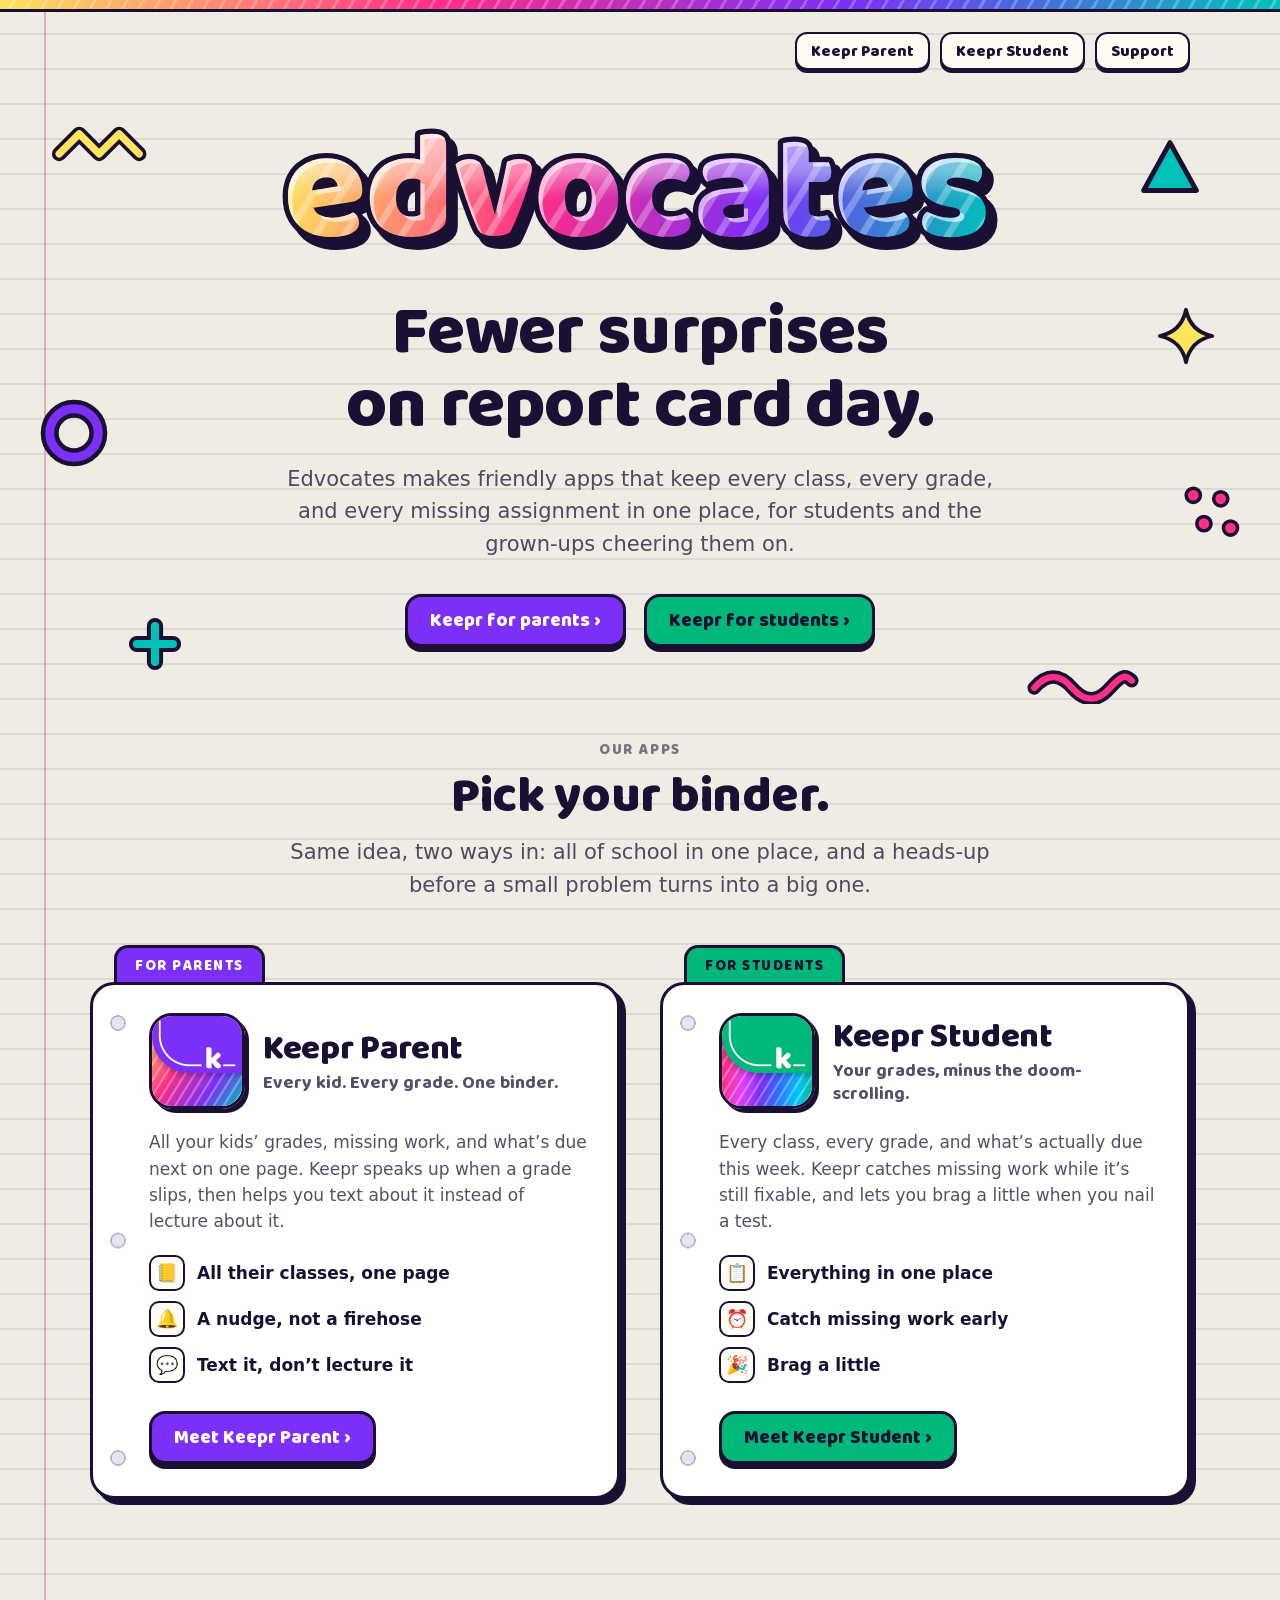
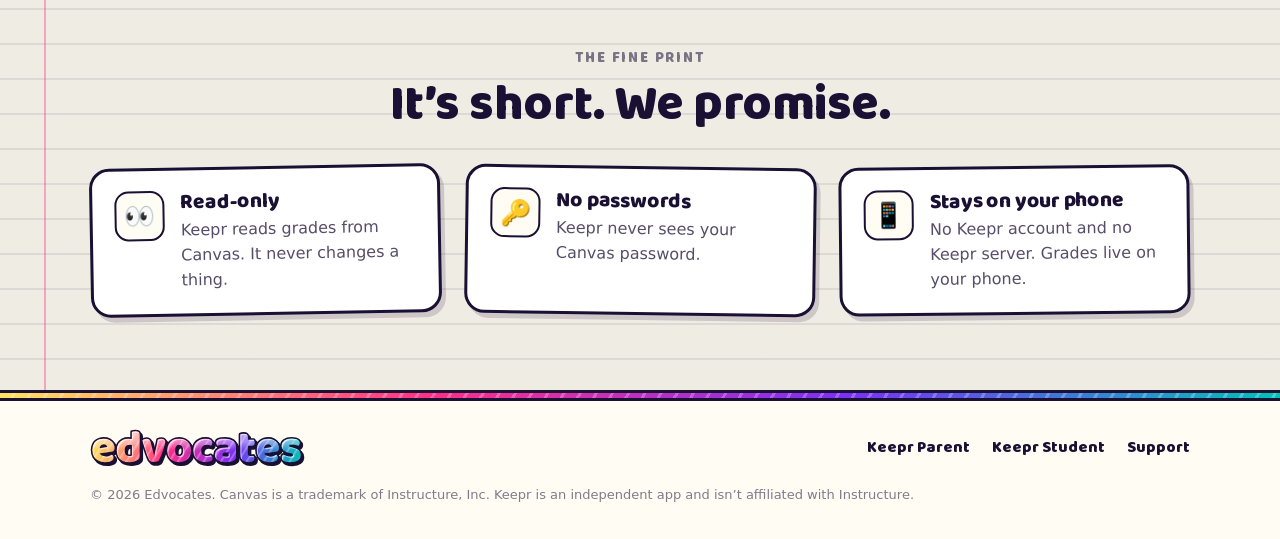
<file: index.html>
<!doctype html>
<html lang="en">
<head>
  <meta charset="utf-8">
  <meta name="viewport" content="width=device-width, initial-scale=1">
  <title>Edvocates · Cool tools for school</title>
  <meta name="description" content="Edvocates makes Keepr Parent and Keepr Student: friendly apps that keep every class, every grade, and every missing assignment in one place.">
  <link rel="canonical" href="https://edvocates.com/">
  <meta name="theme-color" content="#1A1033">
  <link rel="icon" href="favicon.ico" sizes="32x32">
  <link rel="icon" href="favicon.svg" type="image/svg+xml">
  <link rel="preload" href="assets/fonts/baloo2-latin.woff2" as="font" type="font/woff2" crossorigin>
  <link rel="stylesheet" href="assets/site.css">
  <meta property="og:type" content="website">
  <meta property="og:site_name" content="Edvocates">
  <meta property="og:title" content="Edvocates · Cool tools for school">
  <meta property="og:description" content="Friendly apps that keep every class, every grade, and every missing assignment in one place.">
  <meta property="og:url" content="https://edvocates.com/">
  <meta property="og:image" content="https://edvocates.com/assets/img/og-image.png">
  <meta property="og:image:width" content="1200">
  <meta property="og:image:height" content="630">
  <meta property="og:image:alt" content="The Edvocates wordmark above the Keepr Parent and Keepr Student app icons">
  <meta name="twitter:card" content="summary_large_image">
</head>
<body>
  <a class="skip btn" href="#main">Skip to content</a>

  <header class="site-header site-header--home">
    <div class="wrap">
      <nav class="nav" aria-label="Main">
        <a href="keepr-parent.html">Keepr Parent</a>
        <a href="keepr-student.html">Keepr Student</a>
        <a href="support.html">Support</a>
      </nav>
    </div>
  </header>

  <main id="main">
    <section class="hero">
      <div class="confetti" aria-hidden="true">
        <svg class="c1" viewBox="0 0 110 44"><g fill="none" stroke-linecap="round" stroke-linejoin="round"><path d="M9 34L31 12L53 34L75 12L97 34" stroke="#1A1033" stroke-width="16"/><path d="M9 34L31 12L53 34L75 12L97 34" stroke="#FFE45E" stroke-width="8"/></g></svg>
        <svg class="c2" viewBox="0 0 80 74"><path d="M40 8L72 66H8Z" fill="#00C2B8" stroke="#1A1033" stroke-width="6" stroke-linejoin="round"/></svg>
        <svg class="c3" viewBox="0 0 80 80"><circle cx="40" cy="40" r="27" fill="none" stroke="#1A1033" stroke-width="20"/><circle cx="40" cy="40" r="27" fill="none" stroke="#7B2FF7" stroke-width="10"/></svg>
        <svg class="c4" viewBox="0 0 70 70"><g fill="#FF2E86" stroke="#1A1033" stroke-width="4"><circle cx="15" cy="15" r="8"/><circle cx="46" cy="19" r="8"/><circle cx="27" cy="47" r="8"/><circle cx="57" cy="52" r="8"/></g></svg>
        <svg class="c5" viewBox="0 0 80 80"><path d="M40 5Q46 34 75 40Q46 46 40 75Q34 46 5 40Q34 34 40 5Z" fill="#FFE45E" stroke="#1A1033" stroke-width="5" stroke-linejoin="round"/></svg>
        <svg class="c6" viewBox="0 0 124 40"><g fill="none" stroke-linecap="round"><path d="M8 22C22 6 36 6 50 22S78 38 92 22S110 8 116 14" stroke="#1A1033" stroke-width="15"/><path d="M8 22C22 6 36 6 50 22S78 38 92 22S110 8 116 14" stroke="#FF2E86" stroke-width="7"/></g></svg>
        <svg class="c7" viewBox="0 0 60 60"><g stroke-linecap="round"><path d="M30 10V50M10 30H50" stroke="#1A1033" stroke-width="18"/><path d="M30 10V50M10 30H50" stroke="#00C2B8" stroke-width="9"/></g></svg>
      </div>
      <div class="wrap">
        <img class="hero__logo" src="assets/img/edvocates-logo.svg" alt="Edvocates">
        <h1>Fewer surprises on report card day.</h1>
        <p class="lede">Edvocates makes friendly apps that keep every class, every grade, and every missing assignment in one place, for students and the grown-ups cheering them on.</p>
        <div class="hero__cta">
          <a class="btn btn--parent" href="keepr-parent.html">Keepr for parents ›</a>
          <a class="btn btn--student" href="keepr-student.html">Keepr for students ›</a>
        </div>
      </div>
    </section>

    <section class="section section--tight" aria-labelledby="apps-title">
      <div class="wrap">
        <div class="center">
          <p class="eyebrow">Our apps</p>
          <h2 id="apps-title">Pick your binder.</h2>
          <p class="lede">Same idea, two ways in: all of school in one place, and a heads-up before a small problem turns into a big one.</p>
        </div>

        <div class="apps">
          <article class="folder theme-parent">
            <span class="folder__tab">For parents</span>
            <div class="folder__body app-card">
              <div class="app-card__head">
                <img class="app-icon wiggle" src="assets/img/keepr-parent-icon.png" alt="" width="96" height="96">
                <div>
                  <h3>Keepr Parent</h3>
                  <p class="app-card__tagline">Every kid. Every grade. One binder.</p>
                </div>
              </div>
              <p class="app-card__blurb">All your kids’ grades, missing work, and what’s due next on one page. Keepr speaks up when a grade slips, then helps you text about it instead of lecture about it.</p>
              <ul class="minis">
                <li><span class="emo" aria-hidden="true">📒</span>All their classes, one page</li>
                <li><span class="emo" aria-hidden="true">🔔</span>A nudge, not a firehose</li>
                <li><span class="emo" aria-hidden="true">💬</span>Text it, don’t lecture it</li>
              </ul>
              <a class="btn btn--parent" href="keepr-parent.html">Meet Keepr Parent ›</a>
            </div>
          </article>

          <article class="folder theme-student">
            <span class="folder__tab">For students</span>
            <div class="folder__body app-card">
              <div class="app-card__head">
                <img class="app-icon wiggle" src="assets/img/keepr-student-icon.png" alt="" width="96" height="96">
                <div>
                  <h3>Keepr Student</h3>
                  <p class="app-card__tagline">Your grades, minus the doom-scrolling.</p>
                </div>
              </div>
              <p class="app-card__blurb">Every class, every grade, and what’s actually due this week. Keepr catches missing work while it’s still fixable, and lets you brag a little when you nail a test.</p>
              <ul class="minis">
                <li><span class="emo" aria-hidden="true">📋</span>Everything in one place</li>
                <li><span class="emo" aria-hidden="true">⏰</span>Catch missing work early</li>
                <li><span class="emo" aria-hidden="true">🎉</span>Brag a little</li>
              </ul>
              <a class="btn btn--student" href="keepr-student.html">Meet Keepr Student ›</a>
            </div>
          </article>
        </div>
      </div>
    </section>

    <section class="section" aria-labelledby="promise-title">
      <div class="wrap center">
        <p class="eyebrow">The fine print</p>
        <h2 id="promise-title">It’s short. We promise.</h2>
        <div class="promises">
          <div class="promise">
            <span class="emo" aria-hidden="true">👀</span>
            <div><h3>Read-only</h3><p>Keepr reads grades from Canvas. It never changes a thing.</p></div>
          </div>
          <div class="promise">
            <span class="emo" aria-hidden="true">🔑</span>
            <div><h3>No passwords</h3><p>Keepr never sees your Canvas password.</p></div>
          </div>
          <div class="promise">
            <span class="emo" aria-hidden="true">📱</span>
            <div><h3>Stays on your phone</h3><p>No Keepr account and no Keepr server. Grades live on your phone.</p></div>
          </div>
        </div>
      </div>
    </section>
  </main>

  <footer class="site-footer">
    <div class="wrap">
      <a class="foot-brand" href="index.html"><img src="assets/img/edvocates-logo.svg" alt="Edvocates"></a>
      <nav class="foot-links" aria-label="Footer">
        <a href="keepr-parent.html">Keepr Parent</a>
        <a href="keepr-student.html">Keepr Student</a>
        <a href="support.html">Support</a>
      </nav>
      <p class="fine">© 2026 Edvocates. Canvas is a trademark of Instructure, Inc. Keepr is an independent app and isn’t affiliated with Instructure.</p>
    </div>
  </footer>
</body>
</html>
</file>
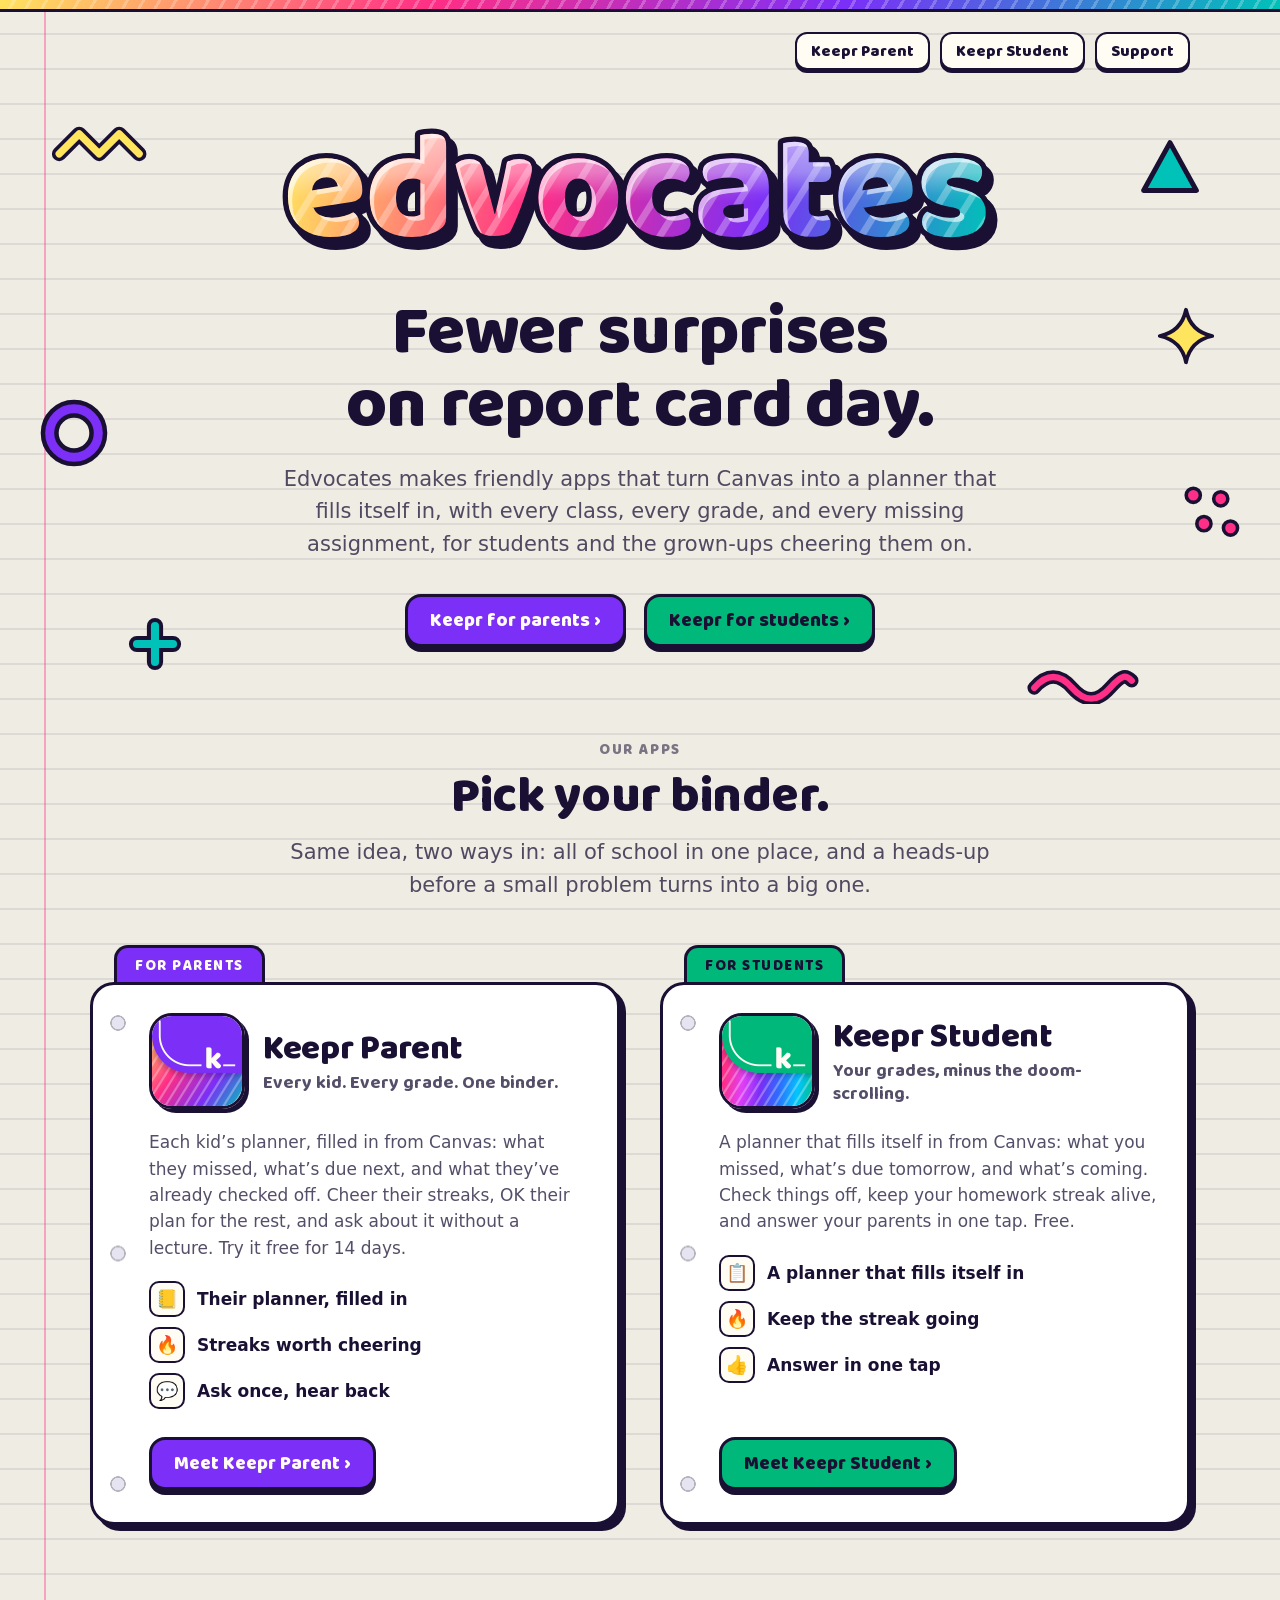
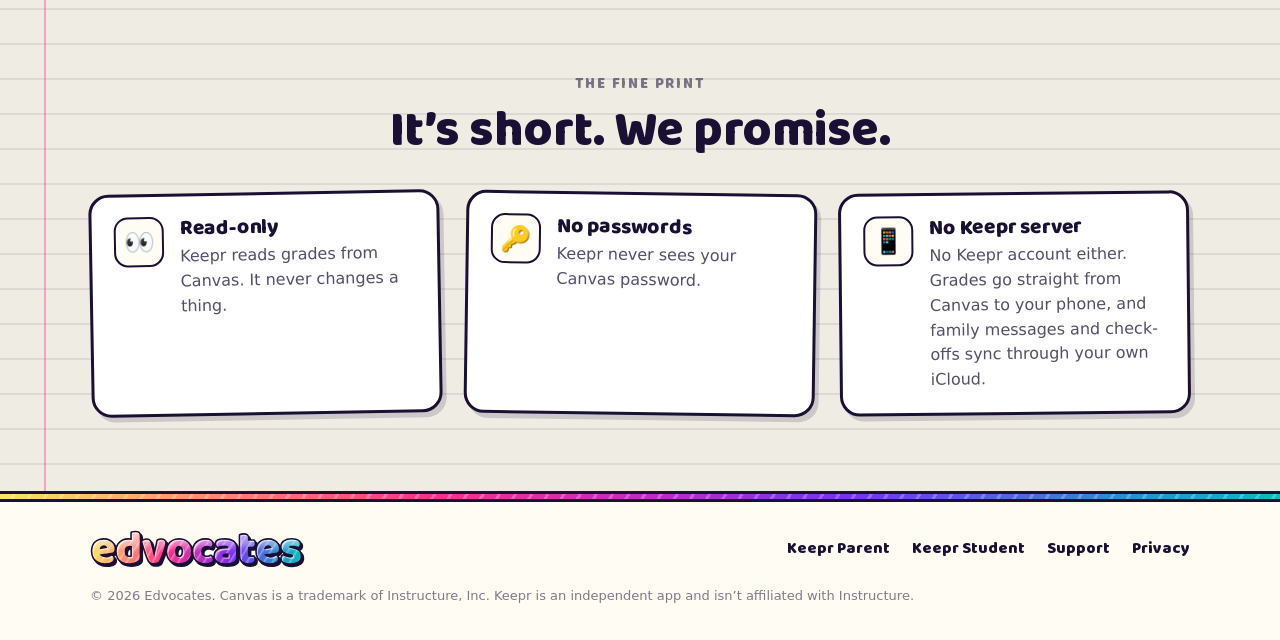
<file: public/index.html>
<!doctype html>
<html lang="en">
<head>
  <meta charset="utf-8">
  <meta name="viewport" content="width=device-width, initial-scale=1">
  <title>Edvocates · Cool tools for school</title>
  <meta name="description" content="Edvocates makes Keepr Parent and Keepr Student: friendly apps that keep every class, every grade, and every missing assignment in one place.">
  <link rel="canonical" href="https://edvocates.com/">
  <meta name="theme-color" content="#1A1033">
  <link rel="icon" href="favicon.ico" sizes="32x32">
  <link rel="icon" href="favicon.svg" type="image/svg+xml">
  <link rel="preload" href="assets/fonts/baloo2-latin.woff2" as="font" type="font/woff2" crossorigin>
  <link rel="stylesheet" href="assets/site.css">
  <meta property="og:type" content="website">
  <meta property="og:site_name" content="Edvocates">
  <meta property="og:title" content="Edvocates · Cool tools for school">
  <meta property="og:description" content="Friendly apps that keep every class, every grade, and every missing assignment in one place.">
  <meta property="og:url" content="https://edvocates.com/">
  <meta property="og:image" content="https://edvocates.com/assets/img/og-image.png">
  <meta property="og:image:width" content="1200">
  <meta property="og:image:height" content="630">
  <meta property="og:image:alt" content="The Edvocates wordmark above the Keepr Parent and Keepr Student app icons">
  <meta name="twitter:card" content="summary_large_image">
  <!-- PostHog web analytics: page views only, kept in memory (no cookies or local storage). -->
  <script>
    !function(t,e){var o,n,p,r;e.__SV||(window.posthog=e,e._i=[],e.init=function(i,s,a){function g(t,e){var o=e.split(".");2==o.length&&(t=t[o[0]],e=o[1]),t[e]=function(){t.push([e].concat(Array.prototype.slice.call(arguments,0)))}}(p=t.createElement("script")).type="text/javascript",p.crossOrigin="anonymous",p.async=!0,p.src=s.api_host.replace(".i.posthog.com","-assets.i.posthog.com")+"/static/array.js",(r=t.getElementsByTagName("script")[0]).parentNode.insertBefore(p,r);var u=e;for(void 0!==a?u=e[a]=[]:a="posthog",u.people=u.people||[],u.toString=function(t){var e="posthog";return"posthog"!==a&&(e+="."+a),t||(e+=" (stub)"),e},u.people.toString=function(){return u.toString(1)+".people (stub)"},o="init capture register register_once unregister opt_out_capturing has_opted_out_capturing opt_in_capturing reset identify get_distinct_id".split(" "),n=0;n<o.length;n++)g(u,o[n]);e._i.push([i,s,a])},e.__SV=1)}(document,window.posthog||[]);
    posthog.init('phc_kYpqgbaCDJi4JeUQjfFLATJrvVNEmpqcBXWxJi4p8hLq', {
      api_host: 'https://us.i.posthog.com',
      persistence: 'memory',
      person_profiles: 'identified_only',
      disable_session_recording: true
    });
  </script>
</head>
<body>
  <a class="skip btn" href="#main">Skip to content</a>

  <header class="site-header site-header--home">
    <div class="wrap">
      <nav class="nav" aria-label="Main">
        <a href="/keepr-parent">Keepr Parent</a>
        <a href="/keepr-student">Keepr Student</a>
        <a href="/support">Support</a>
      </nav>
    </div>
  </header>

  <main id="main">
    <section class="hero">
      <div class="confetti" aria-hidden="true">
        <svg class="c1" viewBox="0 0 110 44"><g fill="none" stroke-linecap="round" stroke-linejoin="round"><path d="M9 34L31 12L53 34L75 12L97 34" stroke="#1A1033" stroke-width="16"/><path d="M9 34L31 12L53 34L75 12L97 34" stroke="#FFE45E" stroke-width="8"/></g></svg>
        <svg class="c2" viewBox="0 0 80 74"><path d="M40 8L72 66H8Z" fill="#00C2B8" stroke="#1A1033" stroke-width="6" stroke-linejoin="round"/></svg>
        <svg class="c3" viewBox="0 0 80 80"><circle cx="40" cy="40" r="27" fill="none" stroke="#1A1033" stroke-width="20"/><circle cx="40" cy="40" r="27" fill="none" stroke="#7B2FF7" stroke-width="10"/></svg>
        <svg class="c4" viewBox="0 0 70 70"><g fill="#FF2E86" stroke="#1A1033" stroke-width="4"><circle cx="15" cy="15" r="8"/><circle cx="46" cy="19" r="8"/><circle cx="27" cy="47" r="8"/><circle cx="57" cy="52" r="8"/></g></svg>
        <svg class="c5" viewBox="0 0 80 80"><path d="M40 5Q46 34 75 40Q46 46 40 75Q34 46 5 40Q34 34 40 5Z" fill="#FFE45E" stroke="#1A1033" stroke-width="5" stroke-linejoin="round"/></svg>
        <svg class="c6" viewBox="0 0 124 40"><g fill="none" stroke-linecap="round"><path d="M8 22C22 6 36 6 50 22S78 38 92 22S110 8 116 14" stroke="#1A1033" stroke-width="15"/><path d="M8 22C22 6 36 6 50 22S78 38 92 22S110 8 116 14" stroke="#FF2E86" stroke-width="7"/></g></svg>
        <svg class="c7" viewBox="0 0 60 60"><g stroke-linecap="round"><path d="M30 10V50M10 30H50" stroke="#1A1033" stroke-width="18"/><path d="M30 10V50M10 30H50" stroke="#00C2B8" stroke-width="9"/></g></svg>
      </div>
      <div class="wrap">
        <img class="hero__logo" src="assets/img/edvocates-logo.svg" alt="Edvocates">
        <h1>Fewer surprises on report card day.</h1>
        <p class="lede">Edvocates makes friendly apps that turn Canvas into a planner that fills itself in, with every class, every grade, and every missing assignment, for students and the grown-ups cheering them on.</p>
        <div class="hero__cta">
          <a class="btn btn--parent" href="/keepr-parent">Keepr for parents ›</a>
          <a class="btn btn--student" href="/keepr-student">Keepr for students ›</a>
        </div>
      </div>
    </section>

    <section class="section section--tight" aria-labelledby="apps-title">
      <div class="wrap">
        <div class="center">
          <p class="eyebrow">Our apps</p>
          <h2 id="apps-title">Pick your binder.</h2>
          <p class="lede">Same idea, two ways in: all of school in one place, and a heads-up before a small problem turns into a big one.</p>
        </div>

        <div class="apps">
          <article class="folder theme-parent">
            <span class="folder__tab">For parents</span>
            <div class="folder__body app-card">
              <div class="app-card__head">
                <img class="app-icon wiggle" src="assets/img/keepr-parent-icon.png" alt="" width="96" height="96">
                <div>
                  <h3>Keepr Parent</h3>
                  <p class="app-card__tagline">Every kid. Every grade. One binder.</p>
                </div>
              </div>
              <p class="app-card__blurb">Each kid’s planner, filled in from Canvas: what they missed, what’s due next, and what they’ve already checked off. Cheer their streaks, OK their plan for the rest, and ask about it without a lecture. Try it free for 14 days.</p>
              <ul class="minis">
                <li><span class="emo" aria-hidden="true">📒</span>Their planner, filled in</li>
                <li><span class="emo" aria-hidden="true">🔥</span>Streaks worth cheering</li>
                <li><span class="emo" aria-hidden="true">💬</span>Ask once, hear back</li>
              </ul>
              <a class="btn btn--parent" href="/keepr-parent">Meet Keepr Parent ›</a>
            </div>
          </article>

          <article class="folder theme-student">
            <span class="folder__tab">For students</span>
            <div class="folder__body app-card">
              <div class="app-card__head">
                <img class="app-icon wiggle" src="assets/img/keepr-student-icon.png" alt="" width="96" height="96">
                <div>
                  <h3>Keepr Student</h3>
                  <p class="app-card__tagline">Your grades, minus the doom-scrolling.</p>
                </div>
              </div>
              <p class="app-card__blurb">A planner that fills itself in from Canvas: what you missed, what’s due tomorrow, and what’s coming. Check things off, keep your homework streak alive, and answer your parents in one tap. Free.</p>
              <ul class="minis">
                <li><span class="emo" aria-hidden="true">📋</span>A planner that fills itself in</li>
                <li><span class="emo" aria-hidden="true">🔥</span>Keep the streak going</li>
                <li><span class="emo" aria-hidden="true">👍</span>Answer in one tap</li>
              </ul>
              <a class="btn btn--student" href="/keepr-student">Meet Keepr Student ›</a>
            </div>
          </article>
        </div>
      </div>
    </section>

    <section class="section" aria-labelledby="promise-title">
      <div class="wrap center">
        <p class="eyebrow">The fine print</p>
        <h2 id="promise-title">It’s short. We promise.</h2>
        <div class="promises">
          <div class="promise">
            <span class="emo" aria-hidden="true">👀</span>
            <div><h3>Read-only</h3><p>Keepr reads grades from Canvas. It never changes a thing.</p></div>
          </div>
          <div class="promise">
            <span class="emo" aria-hidden="true">🔑</span>
            <div><h3>No passwords</h3><p>Keepr never sees your Canvas password.</p></div>
          </div>
          <div class="promise">
            <span class="emo" aria-hidden="true">📱</span>
            <div><h3>No Keepr server</h3><p>No Keepr account either. Grades go straight from Canvas to your phone, and family messages and check-offs sync through your own iCloud.</p></div>
          </div>
        </div>
      </div>
    </section>
  </main>

  <footer class="site-footer">
    <div class="wrap">
      <a class="foot-brand" href="/"><img src="assets/img/edvocates-logo.svg" alt="Edvocates"></a>
      <nav class="foot-links" aria-label="Footer">
        <a href="/keepr-parent">Keepr Parent</a>
        <a href="/keepr-student">Keepr Student</a>
        <a href="/support">Support</a>
        <a href="/privacy">Privacy</a>
      </nav>
      <p class="fine">© 2026 Edvocates. Canvas is a trademark of Instructure, Inc. Keepr is an independent app and isn’t affiliated with Instructure.</p>
    </div>
  </footer>
</body>
</html>
</file>
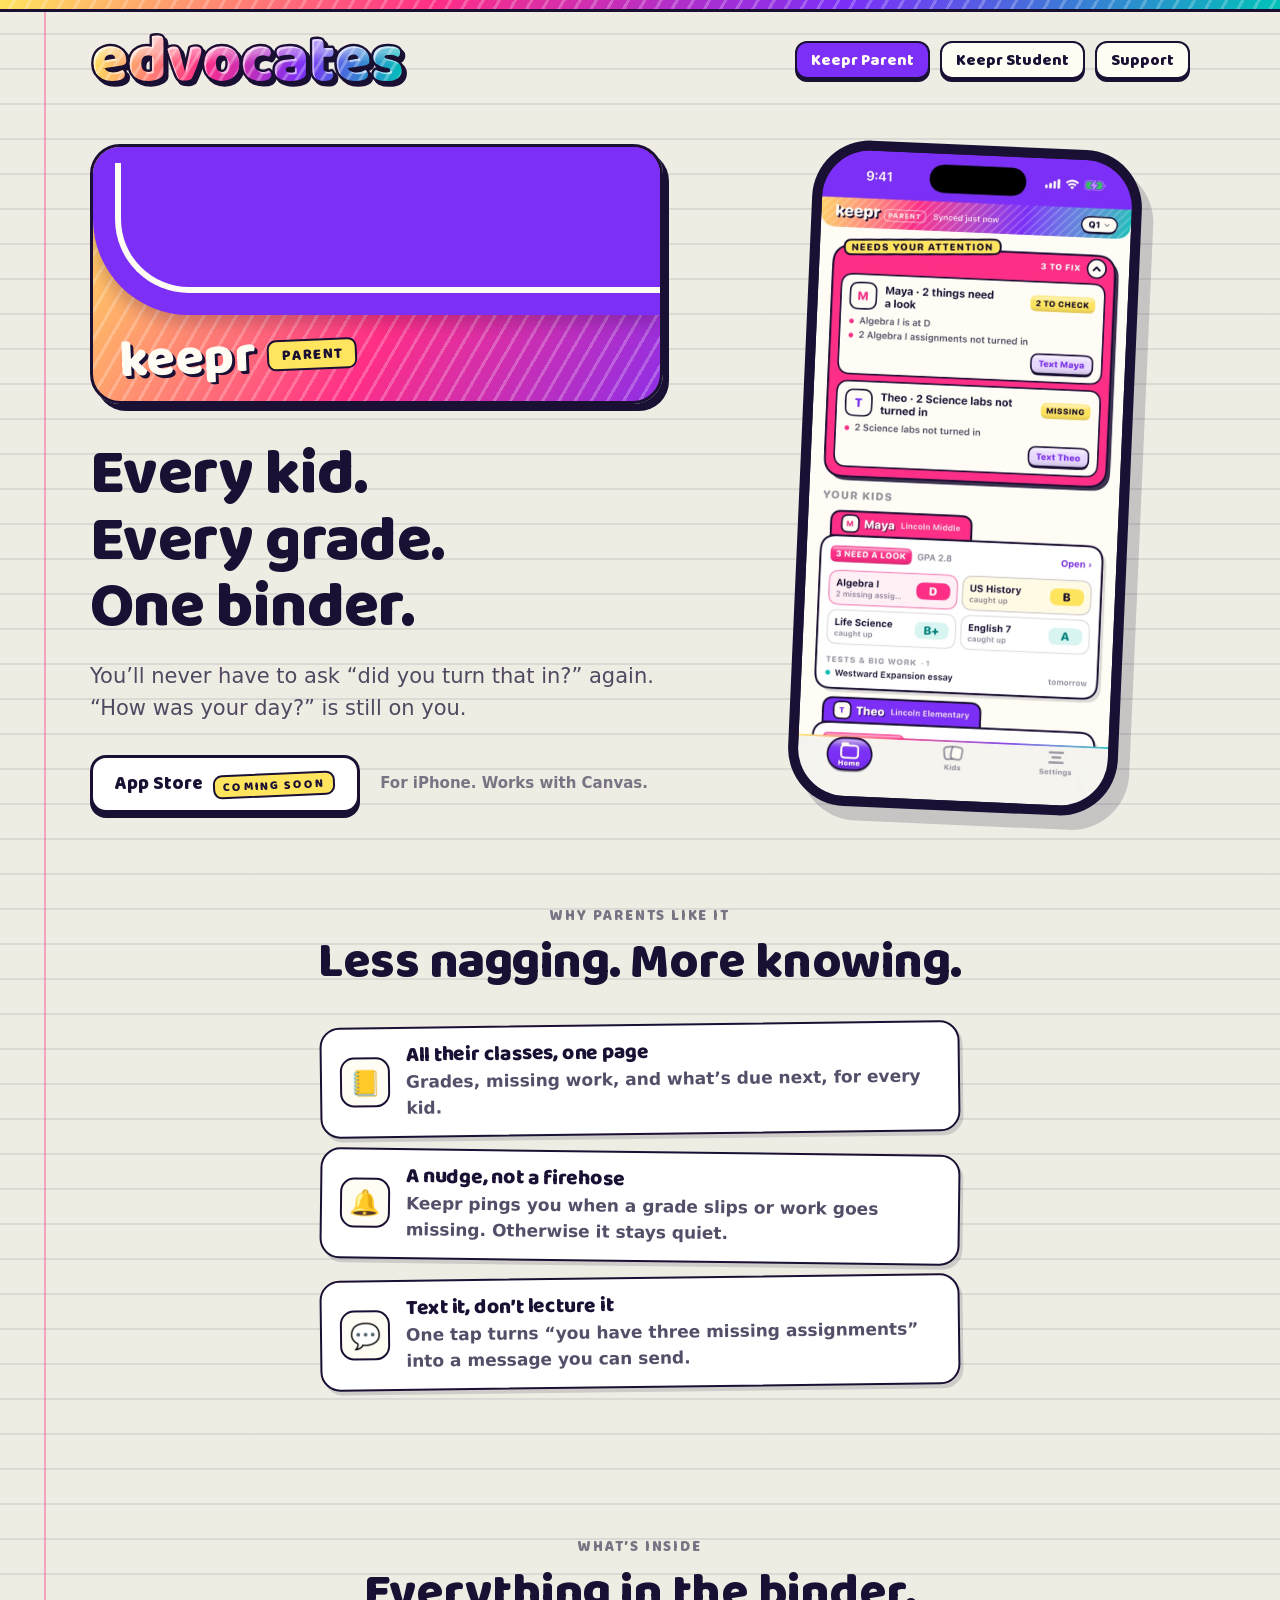
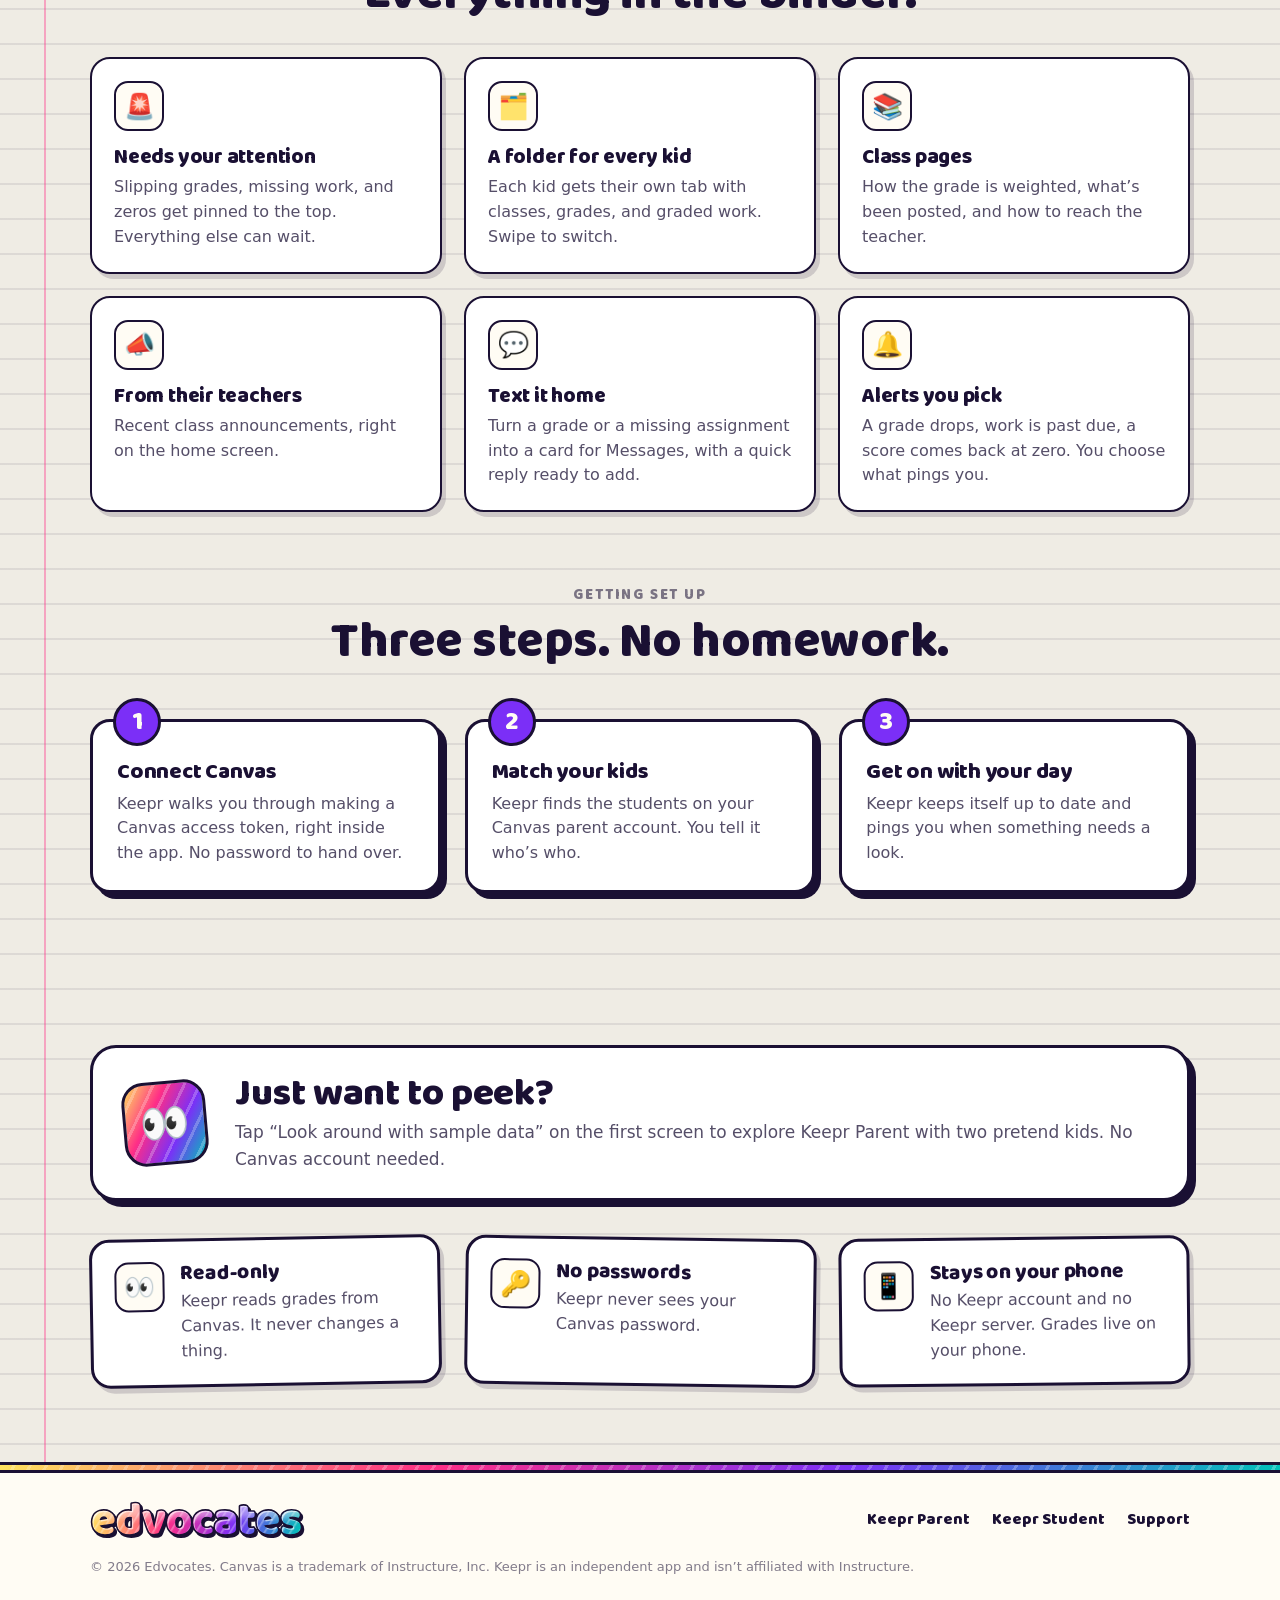
<file: keepr-parent.html>
<!doctype html>
<html lang="en">
<head>
  <meta charset="utf-8">
  <meta name="viewport" content="width=device-width, initial-scale=1">
  <title>Keepr Parent · Every kid. Every grade. One binder.</title>
  <meta name="description" content="Keepr Parent puts all your kids’ Canvas grades, missing work, and what’s due next on one page, and nudges you when something slips.">
  <link rel="canonical" href="https://edvocates.com/keepr-parent.html">
  <meta name="theme-color" content="#7B2FF7">
  <link rel="icon" href="favicon.ico" sizes="32x32">
  <link rel="icon" href="favicon.svg" type="image/svg+xml">
  <link rel="preload" href="assets/fonts/baloo2-latin.woff2" as="font" type="font/woff2" crossorigin>
  <link rel="stylesheet" href="assets/site.css">
  <meta property="og:type" content="website">
  <meta property="og:site_name" content="Edvocates">
  <meta property="og:title" content="Keepr Parent · Every kid. Every grade. One binder.">
  <meta property="og:description" content="All your kids’ grades, missing work, and what’s due next on one page, with a nudge when something slips.">
  <meta property="og:url" content="https://edvocates.com/keepr-parent.html">
  <meta property="og:image" content="https://edvocates.com/assets/img/og-image.png">
  <meta property="og:image:width" content="1200">
  <meta property="og:image:height" content="630">
  <meta property="og:image:alt" content="The Edvocates wordmark above the Keepr Parent and Keepr Student app icons">
  <meta name="twitter:card" content="summary_large_image">
</head>
<body class="theme-parent">
  <a class="skip btn" href="#main">Skip to content</a>

  <header class="site-header">
    <div class="wrap">
      <a class="brand" href="index.html"><img src="assets/img/edvocates-logo.svg" alt="Edvocates"></a>
      <nav class="nav" aria-label="Main">
        <a href="keepr-parent.html" aria-current="page">Keepr Parent</a>
        <a href="keepr-student.html">Keepr Student</a>
        <a href="support.html">Support</a>
      </nav>
    </div>
  </header>

  <main id="main">
    <section class="wrap app-hero">
      <div>
        <div class="binder" aria-hidden="true">
          <div class="binder__flap"></div>
          <div class="binder__mark">keepr <span class="label">Parent</span></div>
        </div>
        <h1><span class="nowrap">Every kid.</span> <span class="nowrap">Every grade.</span> <span class="nowrap">One binder.</span></h1>
        <p class="lede">You’ll never have to ask “did you turn that in?” again. “How was your day?” is still on you.</p>
        <div class="cta-row">
          <!-- Swap for the App Store badge and listing link once Keepr Parent is live. -->
          <span class="btn btn--soon">App Store <span class="label">Coming soon</span></span>
          <span class="cta-note">For iPhone. Works with Canvas.</span>
        </div>
      </div>
      <div class="phone">
        <img src="assets/img/screens/parent-home.jpg" width="720" height="1500" alt="Keepr Parent’s home screen: a Needs Your Attention box flagging two kids, above each kid’s classes and grades">
      </div>
    </section>

    <section class="section section--tight" aria-labelledby="perks-title">
      <div class="wrap center">
        <p class="eyebrow">Why parents like it</p>
        <h2 id="perks-title">Less nagging. More knowing.</h2>
        <ul class="perks">
          <li class="perk">
            <span class="emo" aria-hidden="true">📒</span>
            <div><h3>All their classes, one page</h3><p>Grades, missing work, and what’s due next, for every kid.</p></div>
          </li>
          <li class="perk">
            <span class="emo" aria-hidden="true">🔔</span>
            <div><h3>A nudge, not a firehose</h3><p>Keepr pings you when a grade slips or work goes missing. Otherwise it stays quiet.</p></div>
          </li>
          <li class="perk">
            <span class="emo" aria-hidden="true">💬</span>
            <div><h3>Text it, don’t lecture it</h3><p>One tap turns “you have three missing assignments” into a message you can send.</p></div>
          </li>
        </ul>
      </div>
    </section>

    <section class="section" aria-labelledby="features-title">
      <div class="wrap">
        <div class="center">
          <p class="eyebrow">What’s inside</p>
          <h2 id="features-title">Everything in the binder.</h2>
        </div>
        <div class="features">
          <div class="feature">
            <span class="emo" aria-hidden="true">🚨</span>
            <h3>Needs your attention</h3>
            <p>Slipping grades, missing work, and zeros get pinned to the top. Everything else can wait.</p>
          </div>
          <div class="feature">
            <span class="emo" aria-hidden="true">🗂️</span>
            <h3>A folder for every kid</h3>
            <p>Each kid gets their own tab with classes, grades, and graded work. Swipe to switch.</p>
          </div>
          <div class="feature">
            <span class="emo" aria-hidden="true">📚</span>
            <h3>Class pages</h3>
            <p>How the grade is weighted, what’s been posted, and how to reach the teacher.</p>
          </div>
          <div class="feature">
            <span class="emo" aria-hidden="true">📣</span>
            <h3>From their teachers</h3>
            <p>Recent class announcements, right on the home screen.</p>
          </div>
          <div class="feature">
            <span class="emo" aria-hidden="true">💬</span>
            <h3>Text it home</h3>
            <p>Turn a grade or a missing assignment into a card for Messages, with a quick reply ready to add.</p>
          </div>
          <div class="feature">
            <span class="emo" aria-hidden="true">🔔</span>
            <h3>Alerts you pick</h3>
            <p>A grade drops, work is past due, a score comes back at zero. You choose what pings you.</p>
          </div>
        </div>
      </div>
    </section>

    <section class="section section--tight" aria-labelledby="steps-title">
      <div class="wrap">
        <div class="center">
          <p class="eyebrow">Getting set up</p>
          <h2 id="steps-title">Three steps. No homework.</h2>
        </div>
        <ol class="steps">
          <li><h3>Connect Canvas</h3><p>Keepr walks you through making a Canvas access token, right inside the app. No password to hand over.</p></li>
          <li><h3>Match your kids</h3><p>Keepr finds the students on your Canvas parent account. You tell it who’s who.</p></li>
          <li><h3>Get on with your day</h3><p>Keepr keeps itself up to date and pings you when something needs a look.</p></li>
        </ol>
      </div>
    </section>

    <section class="section" aria-labelledby="peek-title">
      <div class="wrap">
        <div class="callout">
          <div class="callout__foil" aria-hidden="true">👀</div>
          <div class="callout__text">
            <h2 id="peek-title">Just want to peek?</h2>
            <p>Tap “Look around with sample data” on the first screen to explore Keepr Parent with two pretend kids. No Canvas account needed.</p>
          </div>
        </div>
        <div class="promises">
          <div class="promise">
            <span class="emo" aria-hidden="true">👀</span>
            <div><h3>Read-only</h3><p>Keepr reads grades from Canvas. It never changes a thing.</p></div>
          </div>
          <div class="promise">
            <span class="emo" aria-hidden="true">🔑</span>
            <div><h3>No passwords</h3><p>Keepr never sees your Canvas password.</p></div>
          </div>
          <div class="promise">
            <span class="emo" aria-hidden="true">📱</span>
            <div><h3>Stays on your phone</h3><p>No Keepr account and no Keepr server. Grades live on your phone.</p></div>
          </div>
        </div>
      </div>
    </section>
  </main>

  <footer class="site-footer">
    <div class="wrap">
      <a class="foot-brand" href="index.html"><img src="assets/img/edvocates-logo.svg" alt="Edvocates"></a>
      <nav class="foot-links" aria-label="Footer">
        <a href="keepr-parent.html">Keepr Parent</a>
        <a href="keepr-student.html">Keepr Student</a>
        <a href="support.html">Support</a>
      </nav>
      <p class="fine">© 2026 Edvocates. Canvas is a trademark of Instructure, Inc. Keepr is an independent app and isn’t affiliated with Instructure.</p>
    </div>
  </footer>
</body>
</html>
</file>
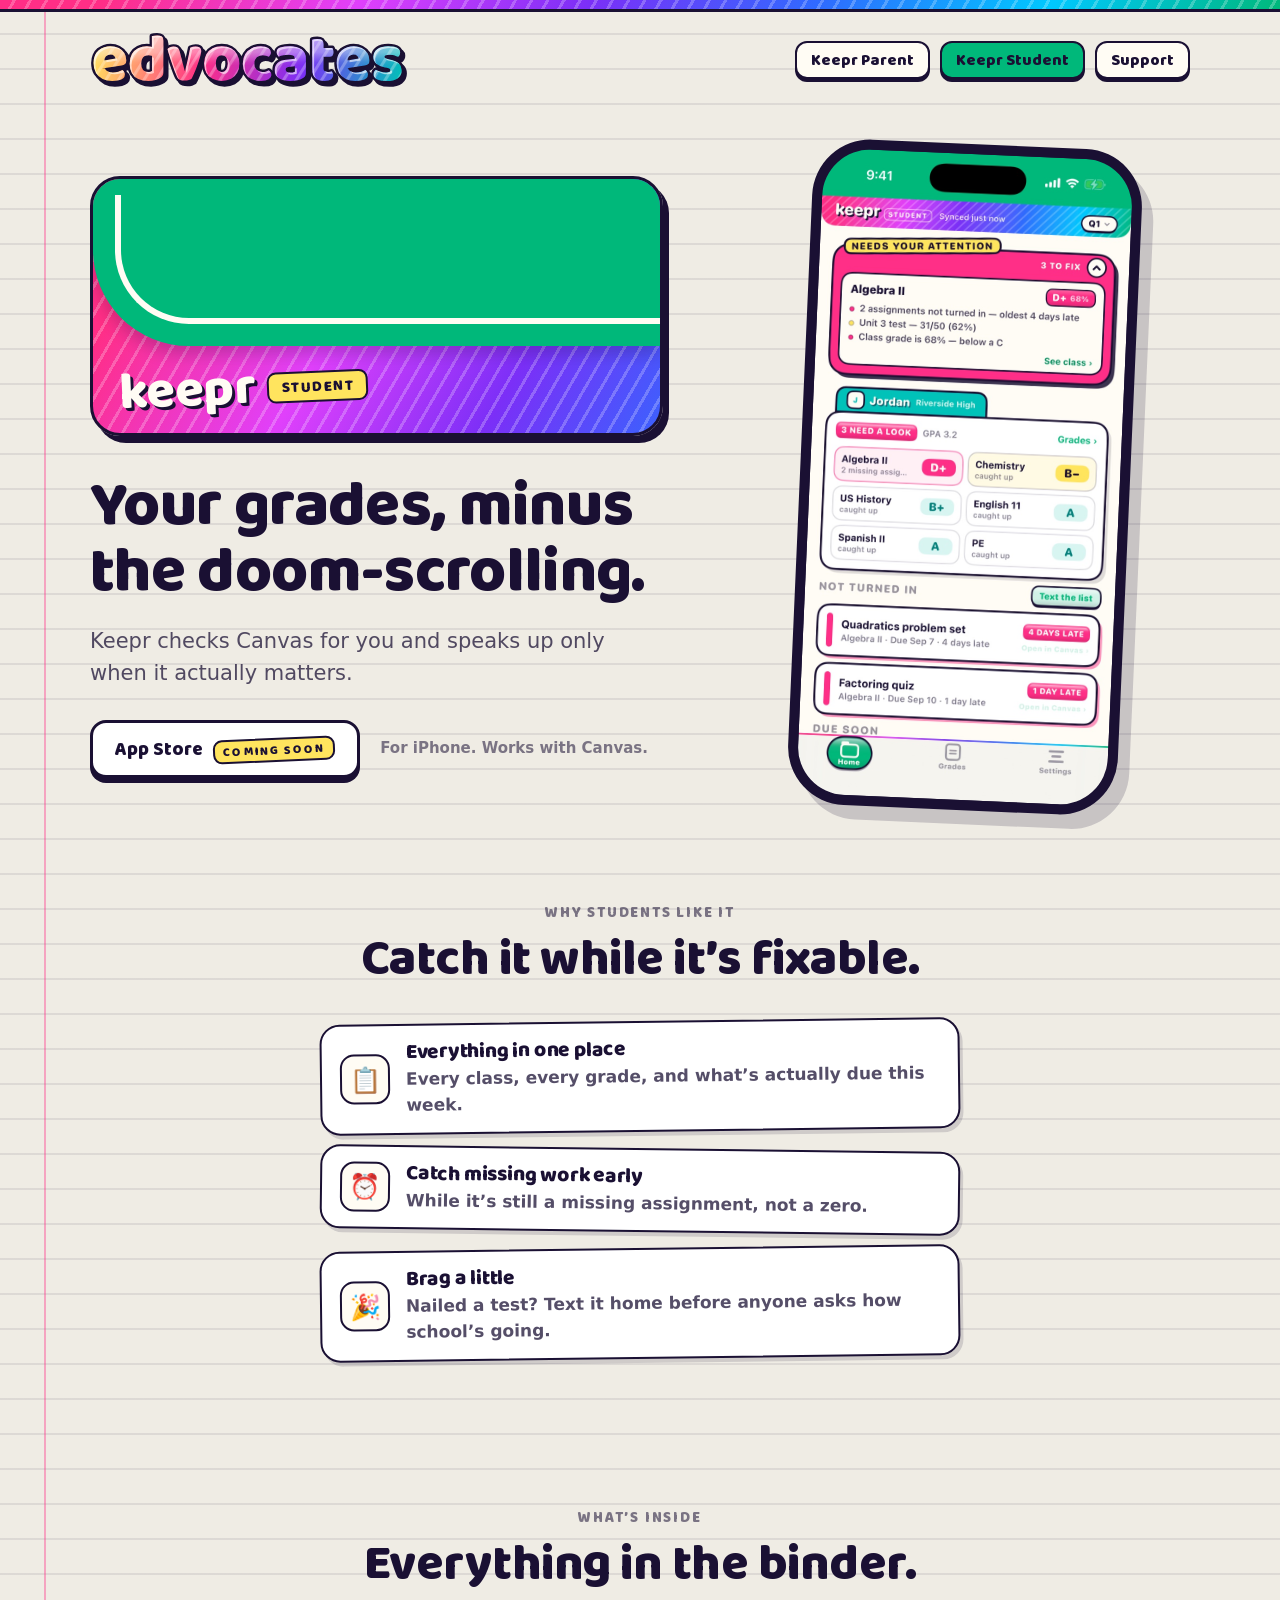
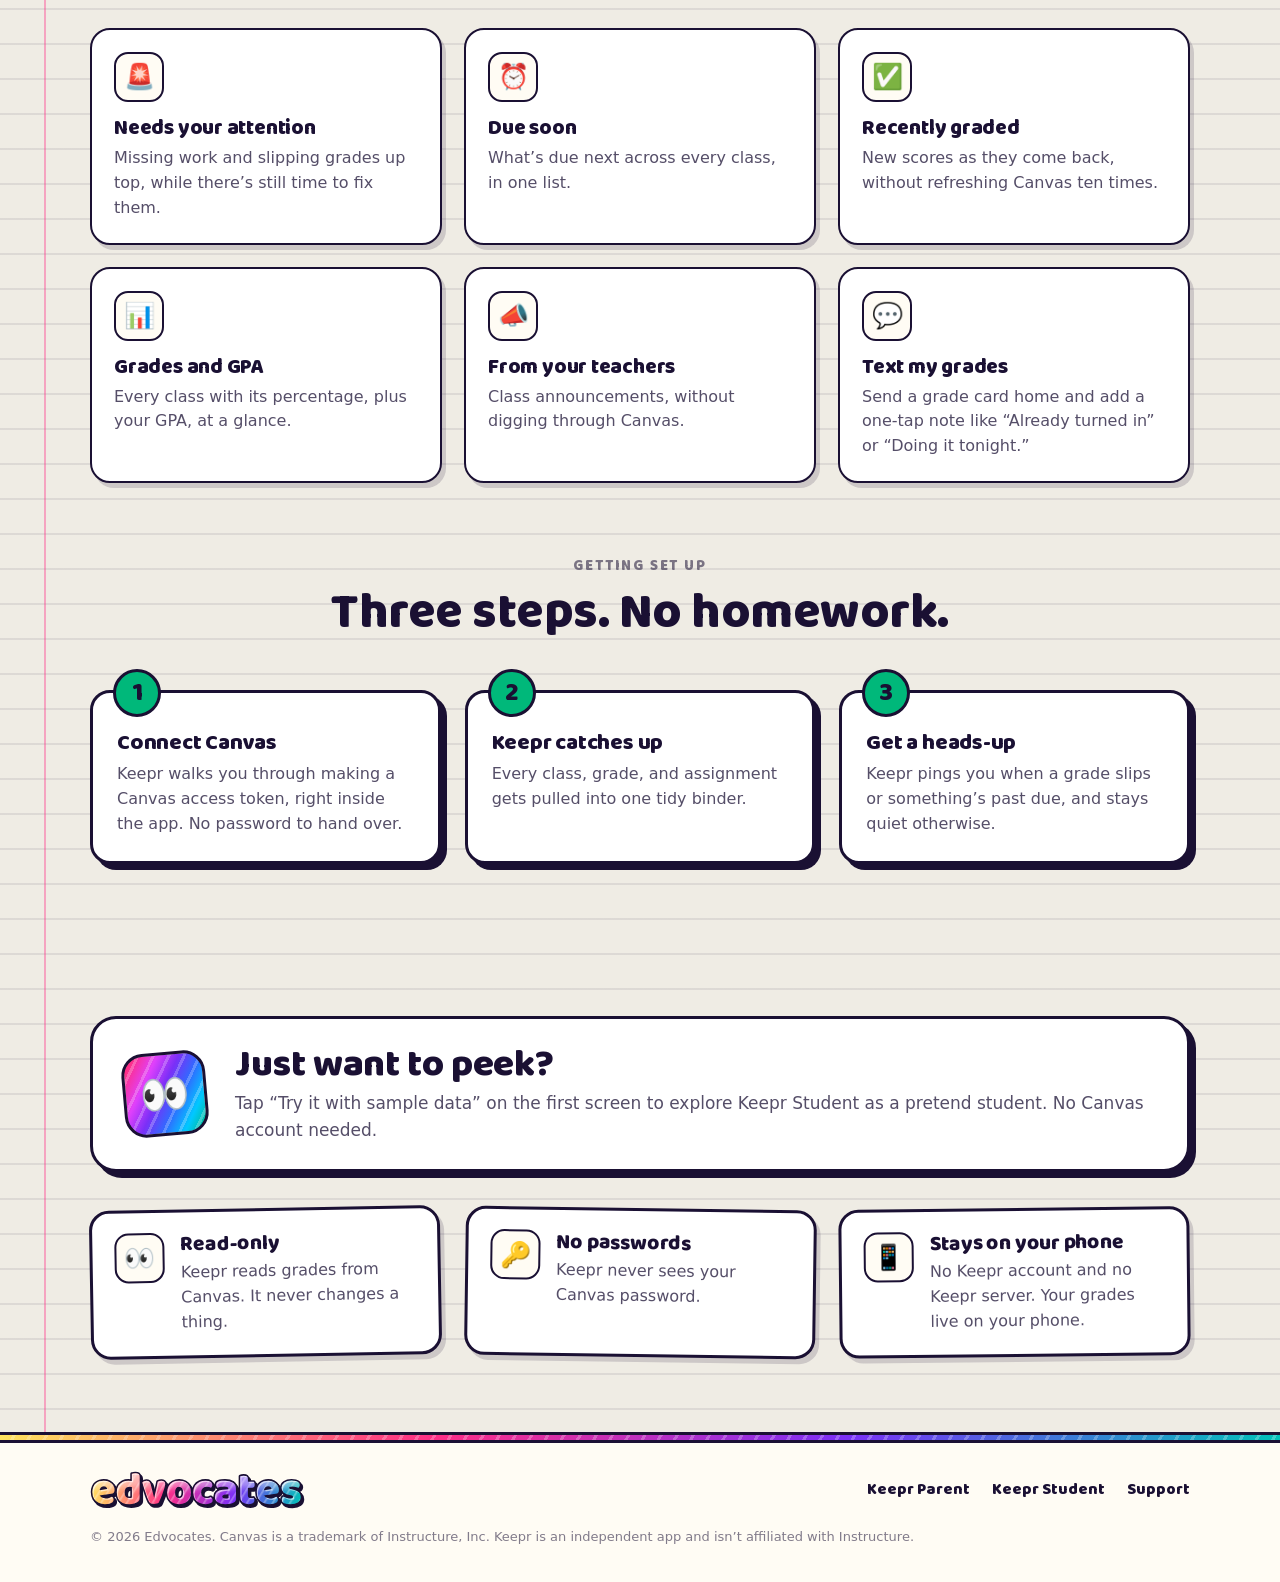
<file: keepr-student.html>
<!doctype html>
<html lang="en">
<head>
  <meta charset="utf-8">
  <meta name="viewport" content="width=device-width, initial-scale=1">
  <title>Keepr Student · Your grades, minus the doom-scrolling.</title>
  <meta name="description" content="Keepr Student checks Canvas for you: every class, every grade, and what’s actually due, with a heads-up only when it matters.">
  <link rel="canonical" href="https://edvocates.com/keepr-student.html">
  <meta name="theme-color" content="#00B87A">
  <link rel="icon" href="favicon.ico" sizes="32x32">
  <link rel="icon" href="favicon.svg" type="image/svg+xml">
  <link rel="preload" href="assets/fonts/baloo2-latin.woff2" as="font" type="font/woff2" crossorigin>
  <link rel="stylesheet" href="assets/site.css">
  <meta property="og:type" content="website">
  <meta property="og:site_name" content="Edvocates">
  <meta property="og:title" content="Keepr Student · Your grades, minus the doom-scrolling.">
  <meta property="og:description" content="Every class, every grade, and what’s actually due, with a heads-up only when it matters.">
  <meta property="og:url" content="https://edvocates.com/keepr-student.html">
  <meta property="og:image" content="https://edvocates.com/assets/img/og-image.png">
  <meta property="og:image:width" content="1200">
  <meta property="og:image:height" content="630">
  <meta property="og:image:alt" content="The Edvocates wordmark above the Keepr Parent and Keepr Student app icons">
  <meta name="twitter:card" content="summary_large_image">
</head>
<body class="theme-student">
  <a class="skip btn" href="#main">Skip to content</a>

  <header class="site-header">
    <div class="wrap">
      <a class="brand" href="index.html"><img src="assets/img/edvocates-logo.svg" alt="Edvocates"></a>
      <nav class="nav" aria-label="Main">
        <a href="keepr-parent.html">Keepr Parent</a>
        <a href="keepr-student.html" aria-current="page">Keepr Student</a>
        <a href="support.html">Support</a>
      </nav>
    </div>
  </header>

  <main id="main">
    <section class="wrap app-hero">
      <div>
        <div class="binder" aria-hidden="true">
          <div class="binder__flap"></div>
          <div class="binder__mark">keepr <span class="label">Student</span></div>
        </div>
        <h1>Your grades, minus the <span class="nowrap">doom-scrolling.</span></h1>
        <p class="lede">Keepr checks Canvas for you and speaks up only when it actually matters.</p>
        <div class="cta-row">
          <!-- Swap for the App Store badge and listing link once Keepr Student is live. -->
          <span class="btn btn--soon">App Store <span class="label">Coming soon</span></span>
          <span class="cta-note">For iPhone. Works with Canvas.</span>
        </div>
      </div>
      <div class="phone">
        <img src="assets/img/screens/student-home.jpg" width="720" height="1500" alt="Keepr Student’s home screen: a Needs Your Attention box for a slipping class, every class grade, and work not turned in">
      </div>
    </section>

    <section class="section section--tight" aria-labelledby="perks-title">
      <div class="wrap center">
        <p class="eyebrow">Why students like it</p>
        <h2 id="perks-title">Catch it while it’s fixable.</h2>
        <ul class="perks">
          <li class="perk">
            <span class="emo" aria-hidden="true">📋</span>
            <div><h3>Everything in one place</h3><p>Every class, every grade, and what’s actually due this week.</p></div>
          </li>
          <li class="perk">
            <span class="emo" aria-hidden="true">⏰</span>
            <div><h3>Catch missing work early</h3><p>While it’s still a missing assignment, not a zero.</p></div>
          </li>
          <li class="perk">
            <span class="emo" aria-hidden="true">🎉</span>
            <div><h3>Brag a little</h3><p>Nailed a test? Text it home before anyone asks how school’s going.</p></div>
          </li>
        </ul>
      </div>
    </section>

    <section class="section" aria-labelledby="features-title">
      <div class="wrap">
        <div class="center">
          <p class="eyebrow">What’s inside</p>
          <h2 id="features-title">Everything in the binder.</h2>
        </div>
        <div class="features">
          <div class="feature">
            <span class="emo" aria-hidden="true">🚨</span>
            <h3>Needs your attention</h3>
            <p>Missing work and slipping grades up top, while there’s still time to fix them.</p>
          </div>
          <div class="feature">
            <span class="emo" aria-hidden="true">⏰</span>
            <h3>Due soon</h3>
            <p>What’s due next across every class, in one list.</p>
          </div>
          <div class="feature">
            <span class="emo" aria-hidden="true">✅</span>
            <h3>Recently graded</h3>
            <p>New scores as they come back, without refreshing Canvas ten times.</p>
          </div>
          <div class="feature">
            <span class="emo" aria-hidden="true">📊</span>
            <h3>Grades and GPA</h3>
            <p>Every class with its percentage, plus your GPA, at a glance.</p>
          </div>
          <div class="feature">
            <span class="emo" aria-hidden="true">📣</span>
            <h3>From your teachers</h3>
            <p>Class announcements, without digging through Canvas.</p>
          </div>
          <div class="feature">
            <span class="emo" aria-hidden="true">💬</span>
            <h3>Text my grades</h3>
            <p>Send a grade card home and add a one-tap note like “Already turned in” or “Doing it tonight.”</p>
          </div>
        </div>
      </div>
    </section>

    <section class="section section--tight" aria-labelledby="steps-title">
      <div class="wrap">
        <div class="center">
          <p class="eyebrow">Getting set up</p>
          <h2 id="steps-title">Three steps. No homework.</h2>
        </div>
        <ol class="steps">
          <li><h3>Connect Canvas</h3><p>Keepr walks you through making a Canvas access token, right inside the app. No password to hand over.</p></li>
          <li><h3>Keepr catches up</h3><p>Every class, grade, and assignment gets pulled into one tidy binder.</p></li>
          <li><h3>Get a heads-up</h3><p>Keepr pings you when a grade slips or something’s past due, and stays quiet otherwise.</p></li>
        </ol>
      </div>
    </section>

    <section class="section" aria-labelledby="peek-title">
      <div class="wrap">
        <div class="callout">
          <div class="callout__foil" aria-hidden="true">👀</div>
          <div class="callout__text">
            <h2 id="peek-title">Just want to peek?</h2>
            <p>Tap “Try it with sample data” on the first screen to explore Keepr Student as a pretend student. No Canvas account needed.</p>
          </div>
        </div>
        <div class="promises">
          <div class="promise">
            <span class="emo" aria-hidden="true">👀</span>
            <div><h3>Read-only</h3><p>Keepr reads grades from Canvas. It never changes a thing.</p></div>
          </div>
          <div class="promise">
            <span class="emo" aria-hidden="true">🔑</span>
            <div><h3>No passwords</h3><p>Keepr never sees your Canvas password.</p></div>
          </div>
          <div class="promise">
            <span class="emo" aria-hidden="true">📱</span>
            <div><h3>Stays on your phone</h3><p>No Keepr account and no Keepr server. Your grades live on your phone.</p></div>
          </div>
        </div>
      </div>
    </section>
  </main>

  <footer class="site-footer">
    <div class="wrap">
      <a class="foot-brand" href="index.html"><img src="assets/img/edvocates-logo.svg" alt="Edvocates"></a>
      <nav class="foot-links" aria-label="Footer">
        <a href="keepr-parent.html">Keepr Parent</a>
        <a href="keepr-student.html">Keepr Student</a>
        <a href="support.html">Support</a>
      </nav>
      <p class="fine">© 2026 Edvocates. Canvas is a trademark of Instructure, Inc. Keepr is an independent app and isn’t affiliated with Instructure.</p>
    </div>
  </footer>
</body>
</html>
</file>
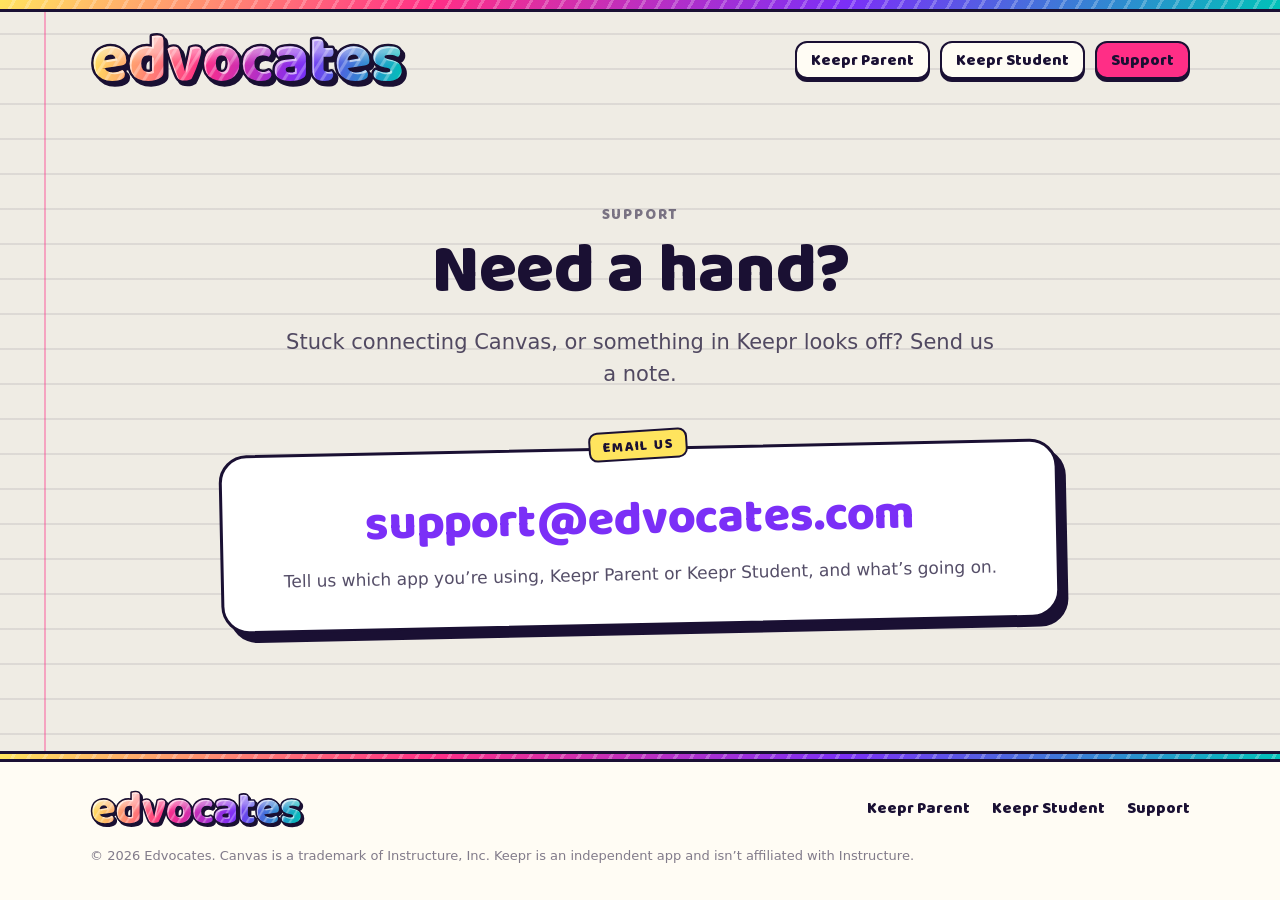
<file: support.html>
<!doctype html>
<html lang="en">
<head>
  <meta charset="utf-8">
  <meta name="viewport" content="width=device-width, initial-scale=1">
  <title>Support · Edvocates</title>
  <meta name="description" content="Get help with Keepr Parent or Keepr Student.">
  <link rel="canonical" href="https://edvocates.com/support.html">
  <meta name="theme-color" content="#1A1033">
  <link rel="icon" href="favicon.ico" sizes="32x32">
  <link rel="icon" href="favicon.svg" type="image/svg+xml">
  <link rel="preload" href="assets/fonts/baloo2-latin.woff2" as="font" type="font/woff2" crossorigin>
  <link rel="stylesheet" href="assets/site.css">
  <meta property="og:type" content="website">
  <meta property="og:site_name" content="Edvocates">
  <meta property="og:title" content="Support · Edvocates">
  <meta property="og:description" content="Get help with Keepr Parent or Keepr Student.">
  <meta property="og:url" content="https://edvocates.com/support.html">
  <meta property="og:image" content="https://edvocates.com/assets/img/og-image.png">
  <meta property="og:image:width" content="1200">
  <meta property="og:image:height" content="630">
  <meta name="twitter:card" content="summary_large_image">
</head>
<body>
  <a class="skip btn" href="#main">Skip to content</a>

  <header class="site-header">
    <div class="wrap">
      <a class="brand" href="index.html"><img src="assets/img/edvocates-logo.svg" alt="Edvocates"></a>
      <nav class="nav" aria-label="Main">
        <a href="keepr-parent.html">Keepr Parent</a>
        <a href="keepr-student.html">Keepr Student</a>
        <a href="support.html" aria-current="page">Support</a>
      </nav>
    </div>
  </header>

  <main id="main" class="support">
    <div class="wrap">
      <p class="eyebrow">Support</p>
      <h1>Need a hand?</h1>
      <p class="lede">Stuck connecting Canvas, or something in Keepr looks off? Send us a note.</p>
      <div class="support-card">
        <span class="label">Email us</span>
        <a class="support-email" href="mailto:support@edvocates.com">support@edvocates.com</a>
        <p>Tell us which app you’re using, Keepr Parent or Keepr Student, and what’s going on.</p>
      </div>
    </div>
  </main>

  <footer class="site-footer">
    <div class="wrap">
      <a class="foot-brand" href="index.html"><img src="assets/img/edvocates-logo.svg" alt="Edvocates"></a>
      <nav class="foot-links" aria-label="Footer">
        <a href="keepr-parent.html">Keepr Parent</a>
        <a href="keepr-student.html">Keepr Student</a>
        <a href="support.html">Support</a>
      </nav>
      <p class="fine">© 2026 Edvocates. Canvas is a trademark of Instructure, Inc. Keepr is an independent app and isn’t affiliated with Instructure.</p>
    </div>
  </footer>
</body>
</html>
</file>
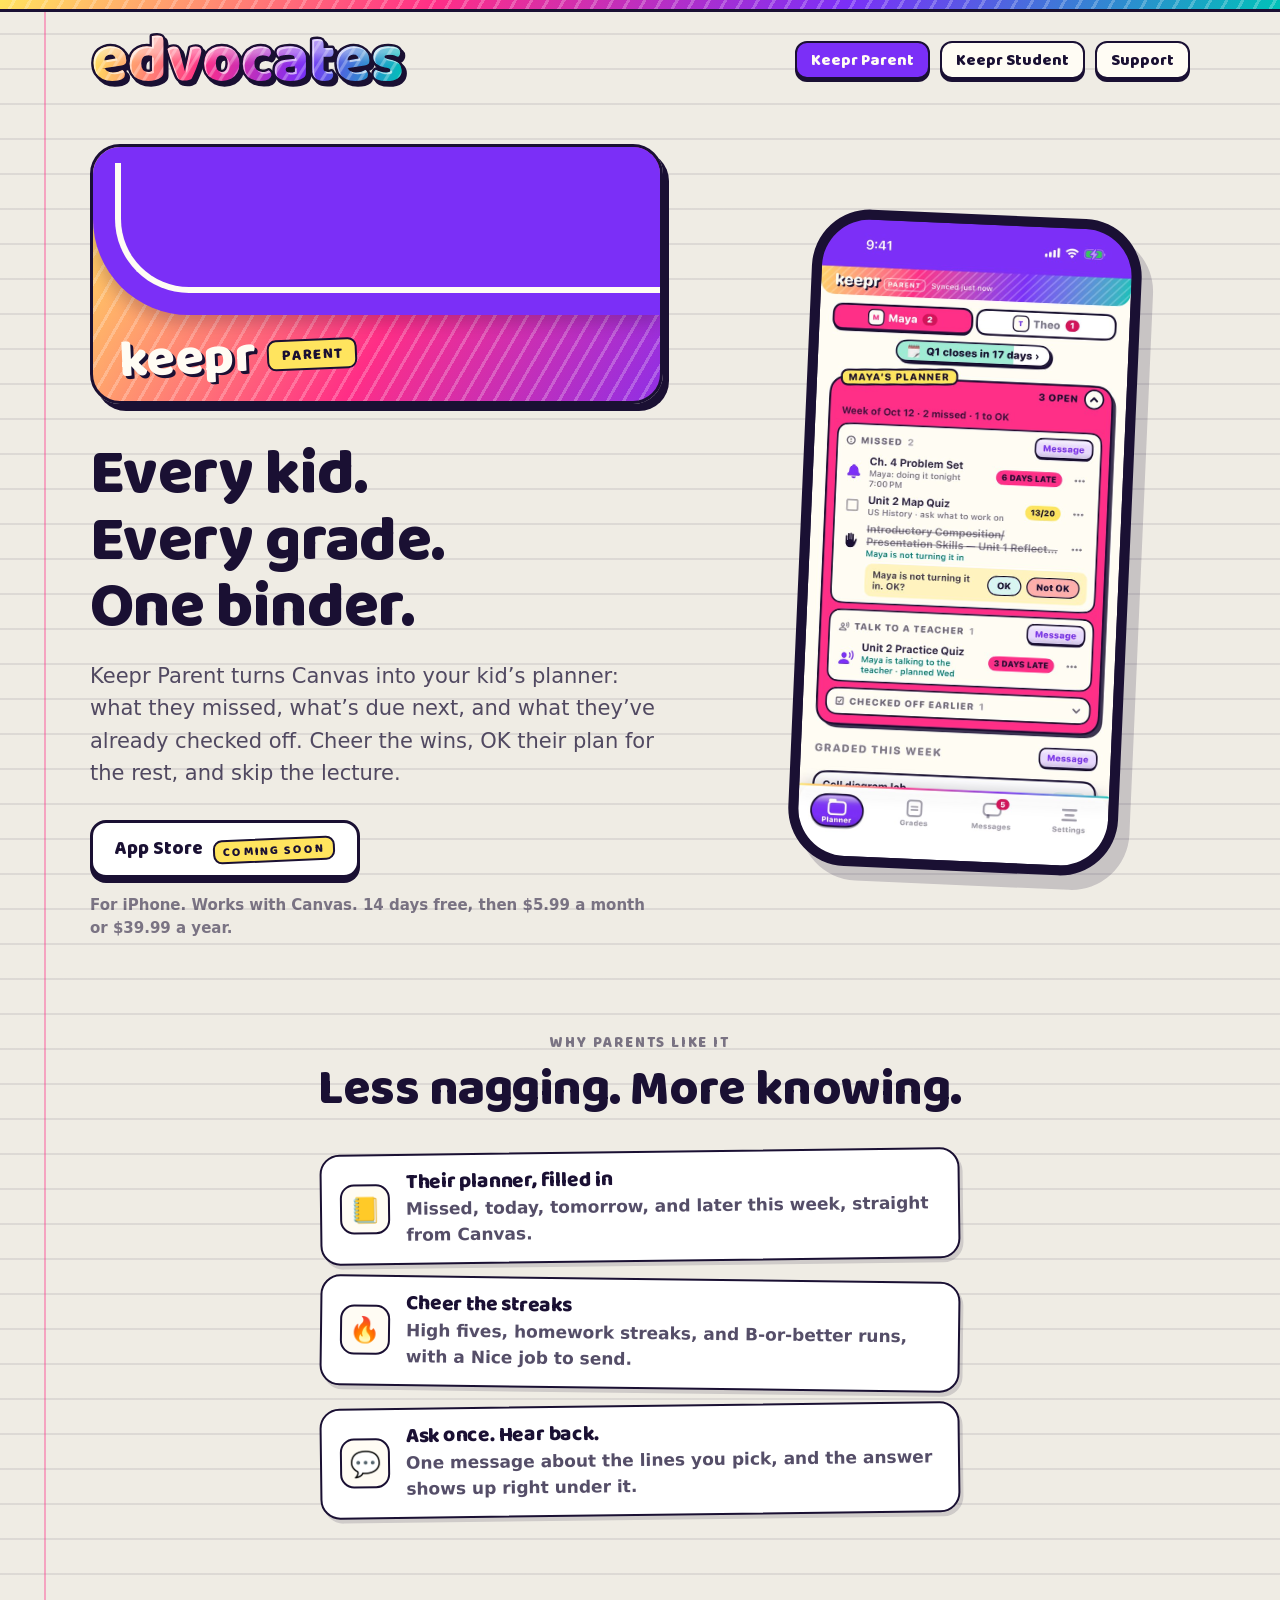
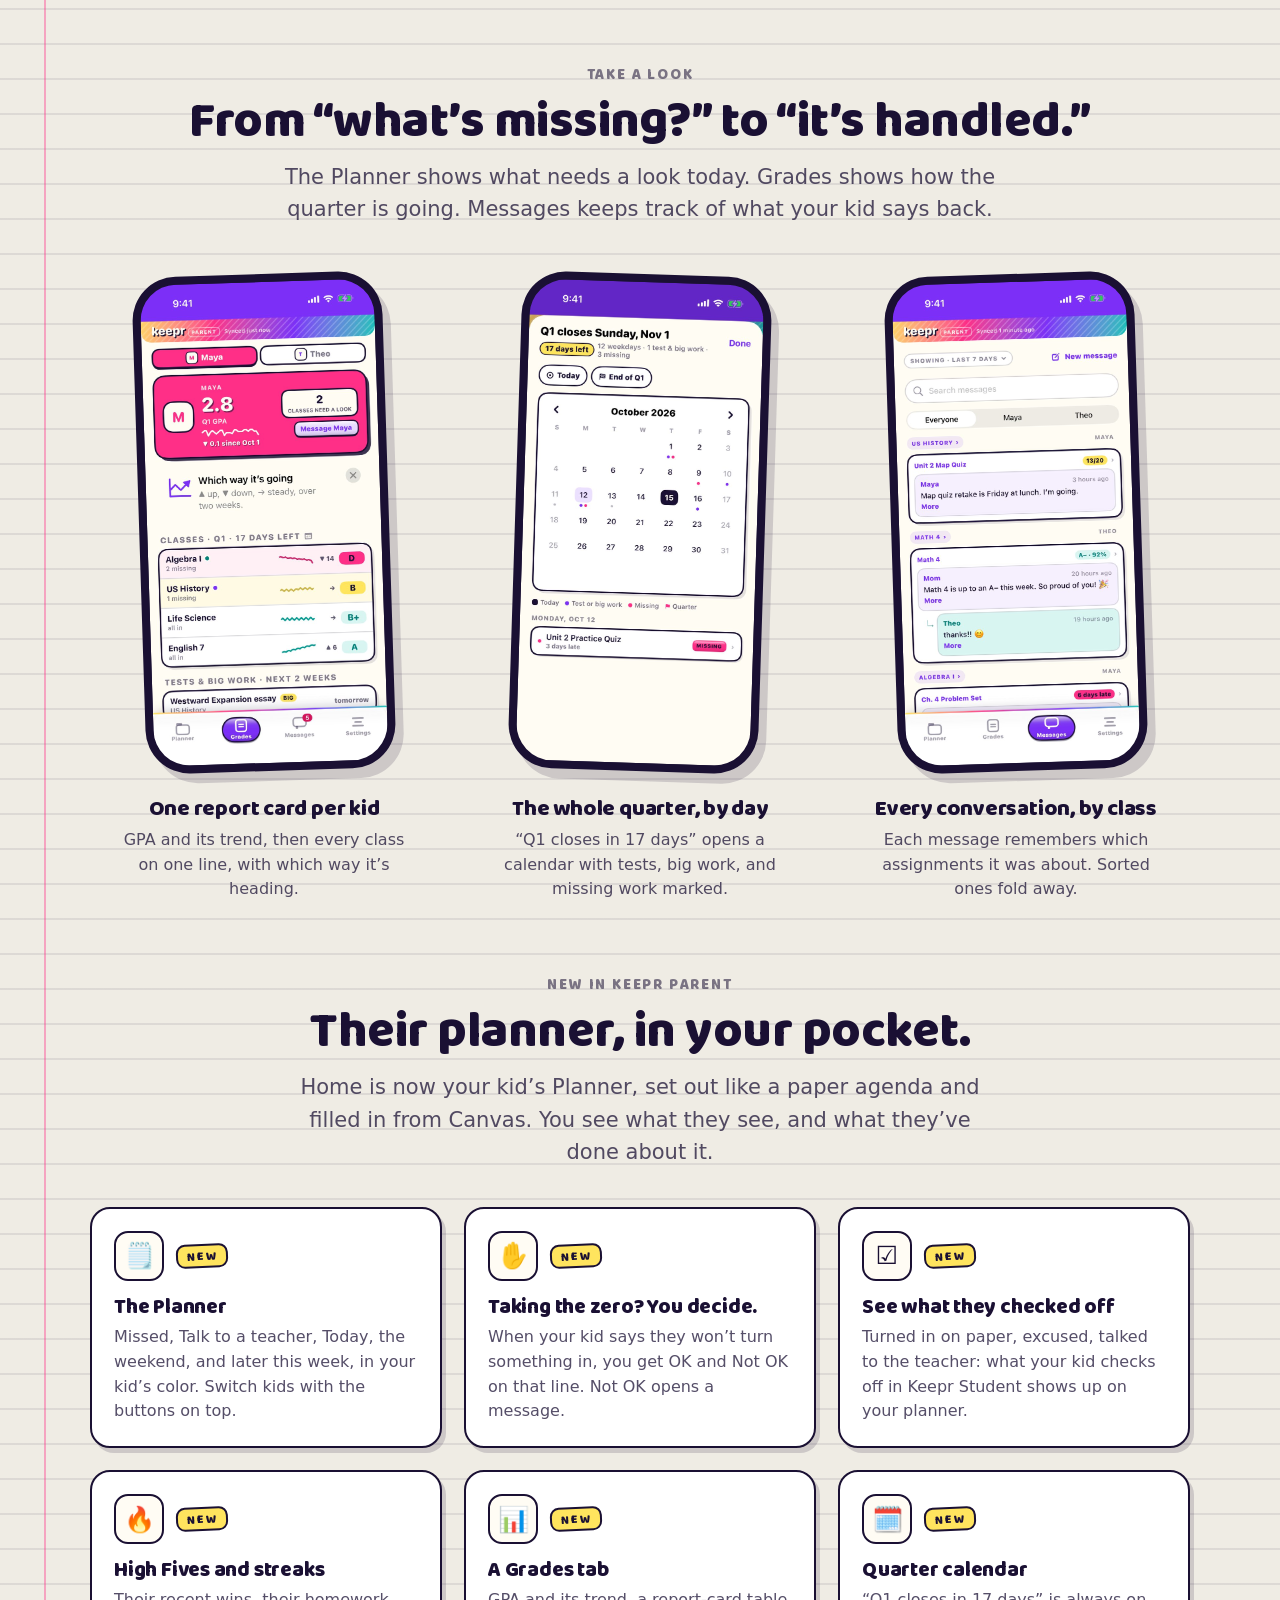
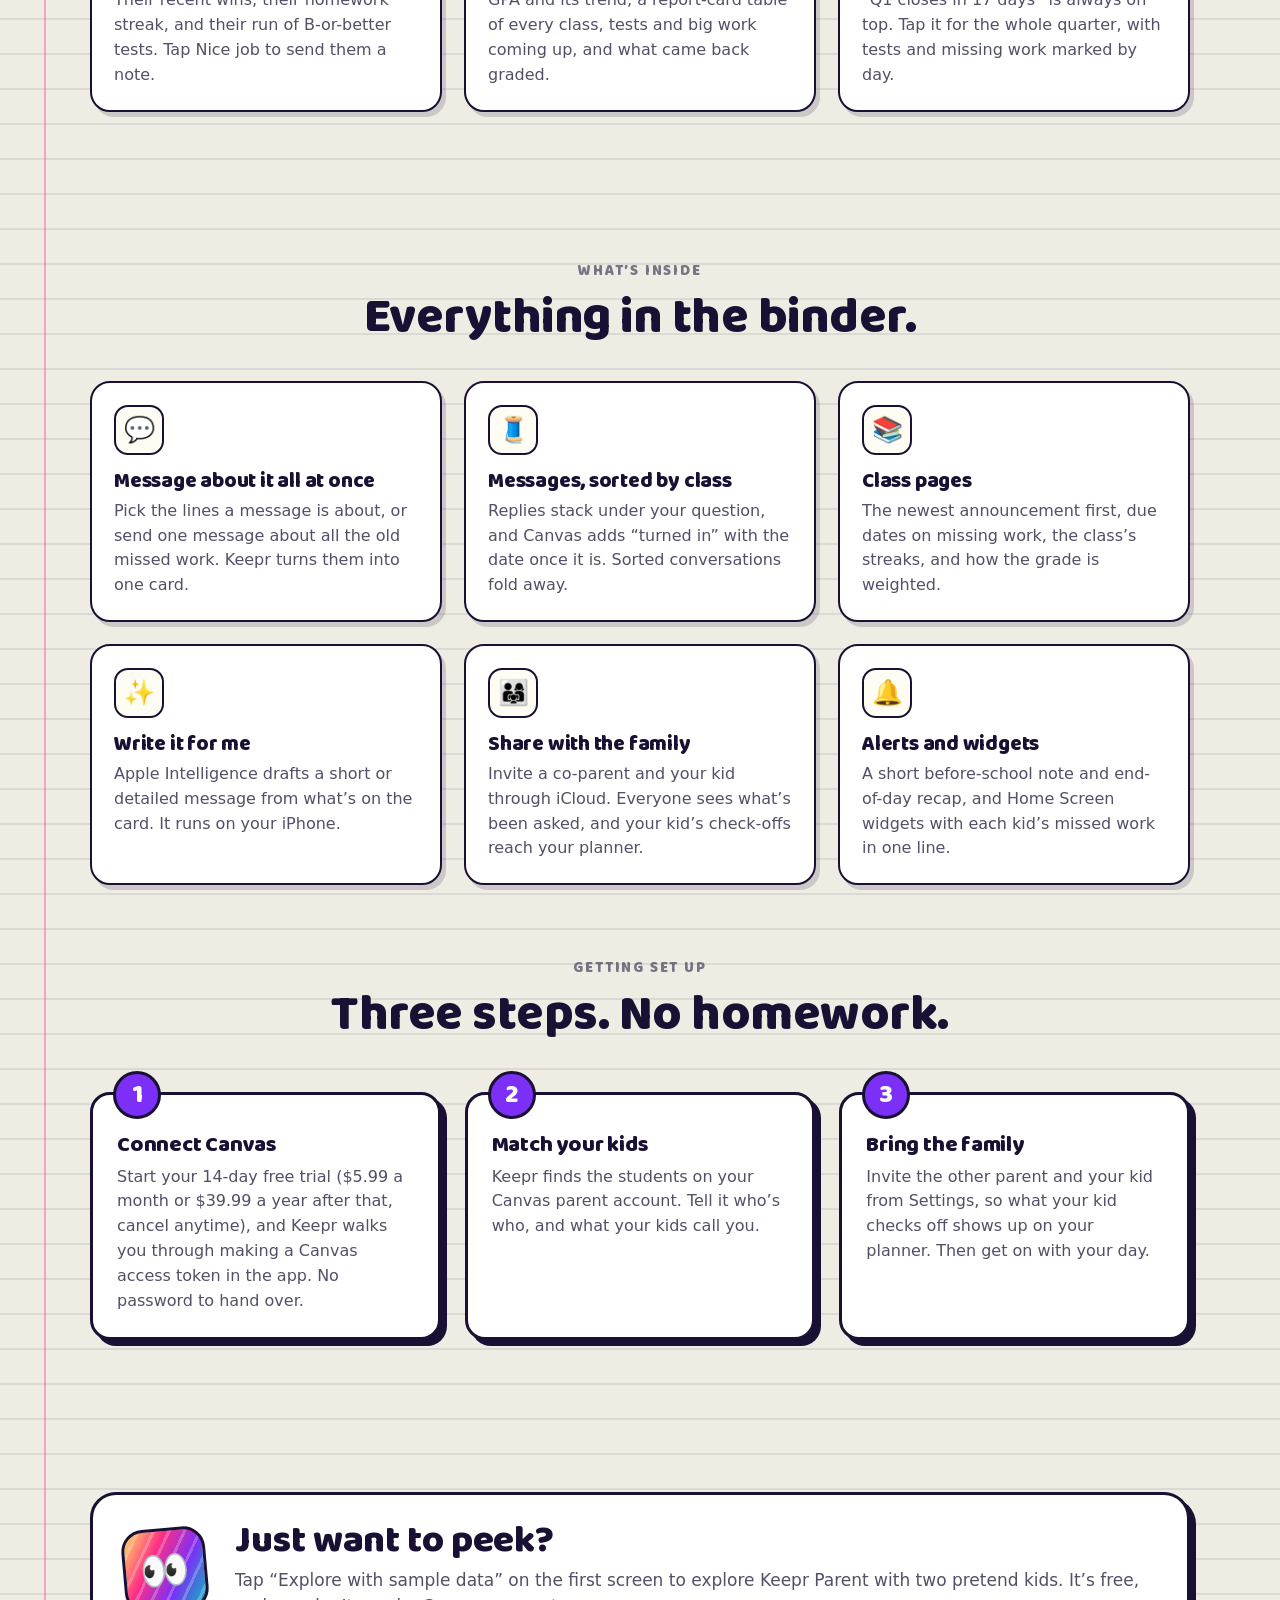
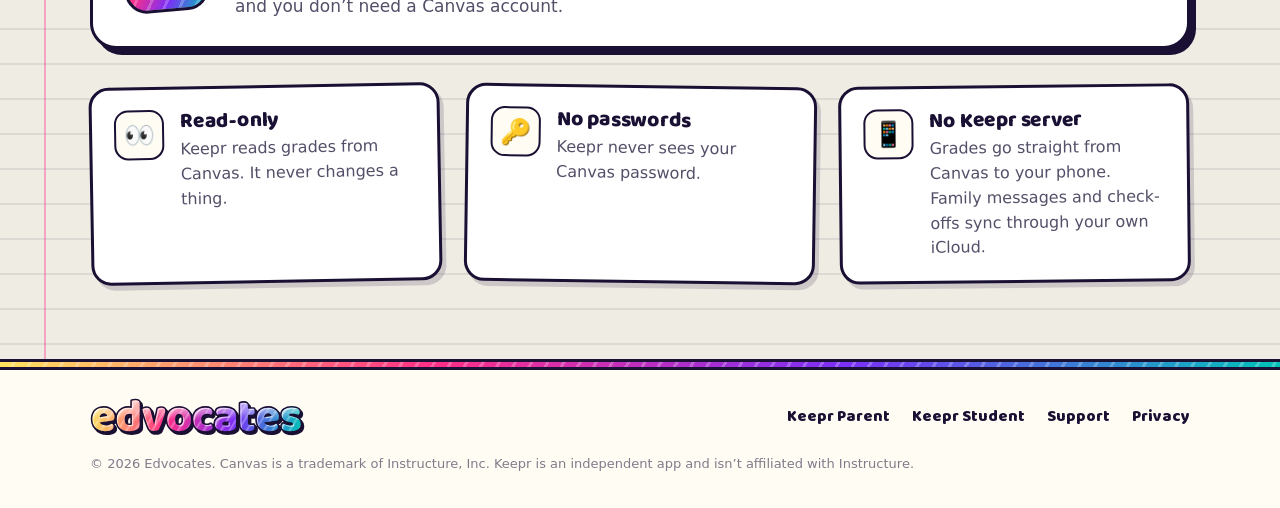
<file: public/keepr-parent.html>
<!doctype html>
<html lang="en">
<head>
  <meta charset="utf-8">
  <meta name="viewport" content="width=device-width, initial-scale=1">
  <title>Keepr Parent · Every kid. Every grade. One binder.</title>
  <meta name="description" content="Keepr Parent turns Canvas into your kid’s planner: what they missed, what’s due next, what they’ve checked off, and their streaks. OK their plan, cheer the wins, and skip the lecture.">
  <link rel="canonical" href="https://edvocates.com/keepr-parent">
  <meta name="theme-color" content="#7B2FF7">
  <link rel="icon" href="favicon.ico" sizes="32x32">
  <link rel="icon" href="favicon.svg" type="image/svg+xml">
  <link rel="preload" href="assets/fonts/baloo2-latin.woff2" as="font" type="font/woff2" crossorigin>
  <link rel="stylesheet" href="assets/site.css">
  <meta property="og:type" content="website">
  <meta property="og:site_name" content="Edvocates">
  <meta property="og:title" content="Keepr Parent · Every kid. Every grade. One binder.">
  <meta property="og:description" content="Your kid’s planner, filled in from Canvas: missed work, what’s due, what they’ve checked off, and their streaks.">
  <meta property="og:url" content="https://edvocates.com/keepr-parent">
  <meta property="og:image" content="https://edvocates.com/assets/img/og-image.png">
  <meta property="og:image:width" content="1200">
  <meta property="og:image:height" content="630">
  <meta property="og:image:alt" content="The Edvocates wordmark above the Keepr Parent and Keepr Student app icons">
  <meta name="twitter:card" content="summary_large_image">
  <!-- PostHog web analytics: page views only, kept in memory (no cookies or local storage). -->
  <script>
    !function(t,e){var o,n,p,r;e.__SV||(window.posthog=e,e._i=[],e.init=function(i,s,a){function g(t,e){var o=e.split(".");2==o.length&&(t=t[o[0]],e=o[1]),t[e]=function(){t.push([e].concat(Array.prototype.slice.call(arguments,0)))}}(p=t.createElement("script")).type="text/javascript",p.crossOrigin="anonymous",p.async=!0,p.src=s.api_host.replace(".i.posthog.com","-assets.i.posthog.com")+"/static/array.js",(r=t.getElementsByTagName("script")[0]).parentNode.insertBefore(p,r);var u=e;for(void 0!==a?u=e[a]=[]:a="posthog",u.people=u.people||[],u.toString=function(t){var e="posthog";return"posthog"!==a&&(e+="."+a),t||(e+=" (stub)"),e},u.people.toString=function(){return u.toString(1)+".people (stub)"},o="init capture register register_once unregister opt_out_capturing has_opted_out_capturing opt_in_capturing reset identify get_distinct_id".split(" "),n=0;n<o.length;n++)g(u,o[n]);e._i.push([i,s,a])},e.__SV=1)}(document,window.posthog||[]);
    posthog.init('phc_kYpqgbaCDJi4JeUQjfFLATJrvVNEmpqcBXWxJi4p8hLq', {
      api_host: 'https://us.i.posthog.com',
      persistence: 'memory',
      person_profiles: 'identified_only',
      disable_session_recording: true
    });
  </script>
</head>
<body class="theme-parent">
  <a class="skip btn" href="#main">Skip to content</a>

  <header class="site-header">
    <div class="wrap">
      <a class="brand" href="/"><img src="assets/img/edvocates-logo.svg" alt="Edvocates"></a>
      <nav class="nav" aria-label="Main">
        <a href="/keepr-parent" aria-current="page">Keepr Parent</a>
        <a href="/keepr-student">Keepr Student</a>
        <a href="/support">Support</a>
      </nav>
    </div>
  </header>

  <main id="main">
    <section class="wrap app-hero">
      <div>
        <div class="binder" aria-hidden="true">
          <div class="binder__flap"></div>
          <div class="binder__mark">keepr <span class="label">Parent</span></div>
        </div>
        <h1><span class="nowrap">Every kid.</span> <span class="nowrap">Every grade.</span> <span class="nowrap">One binder.</span></h1>
        <p class="lede">Keepr Parent turns Canvas into your kid’s planner: what they missed, what’s due next, and what they’ve already checked off. Cheer the wins, OK their plan for the rest, and skip the lecture.</p>
        <div class="cta-row">
          <!-- Swap for the App Store badge and listing link once Keepr Parent is live. -->
          <span class="btn btn--soon">App Store <span class="label">Coming soon</span></span>
          <span class="cta-note">For iPhone. Works with Canvas. 14 days free, then $5.99 a month or $39.99 a year.</span>
        </div>
      </div>
      <div class="phone">
        <img src="assets/img/screens/parent-planner.jpg" width="720" height="1479" alt="Maya’s Planner in Keepr Parent: missed work with Maya’s plan on each line, “Maya is not turning it in. OK?” with OK and Not OK buttons, and a Talk to a teacher section">
      </div>
    </section>

    <section class="section section--tight" aria-labelledby="perks-title">
      <div class="wrap center">
        <p class="eyebrow">Why parents like it</p>
        <h2 id="perks-title">Less nagging. More knowing.</h2>
        <ul class="perks">
          <li class="perk">
            <span class="emo" aria-hidden="true">📒</span>
            <div><h3>Their planner, filled in</h3><p>Missed, today, tomorrow, and later this week, straight from Canvas.</p></div>
          </li>
          <li class="perk">
            <span class="emo" aria-hidden="true">🔥</span>
            <div><h3>Cheer the streaks</h3><p>High fives, homework streaks, and B-or-better runs, with a Nice job to send.</p></div>
          </li>
          <li class="perk">
            <span class="emo" aria-hidden="true">💬</span>
            <div><h3>Ask once. Hear back.</h3><p>One message about the lines you pick, and the answer shows up right under it.</p></div>
          </li>
        </ul>
      </div>
    </section>

    <section class="section" aria-labelledby="tour-title">
      <div class="wrap">
        <div class="center">
          <p class="eyebrow">Take a look</p>
          <h2 id="tour-title">From “what’s missing?” to “it’s handled.”</h2>
          <p class="lede">The Planner shows what needs a look today. Grades shows how the quarter is going. Messages keeps track of what your kid says back.</p>
        </div>
        <div class="tour">
          <figure class="shot">
            <div class="phone"><img src="assets/img/screens/parent-grades.jpg" width="720" height="1479" loading="lazy" alt="Maya’s Grades tab: her Q1 GPA with its two-week trend line, and a report-card table of every class with its letter grade and which way it’s heading"></div>
            <figcaption><h3>One report card per kid</h3><p>GPA and its trend, then every class on one line, with which way it’s heading.</p></figcaption>
          </figure>
          <figure class="shot">
            <div class="phone"><img src="assets/img/screens/parent-calendar.jpg" width="720" height="1479" loading="lazy" alt="The quarter calendar: Q1 closes in 17 days, a month view with dots for tests and missing work, and the work due on the chosen day"></div>
            <figcaption><h3>The whole quarter, by day</h3><p>“Q1 closes in 17 days” opens a calendar with tests, big work, and missing work marked.</p></figcaption>
          </figure>
          <figure class="shot">
            <div class="phone"><img src="assets/img/screens/parent-messages.jpg" width="720" height="1479" loading="lazy" alt="The Messages tab: conversations grouped by class, each naming the assignments it was about, with the kid’s reply underneath"></div>
            <figcaption><h3>Every conversation, by class</h3><p>Each message remembers which assignments it was about. Sorted ones fold away.</p></figcaption>
          </figure>
        </div>
      </div>
    </section>

    <section class="section section--tight" aria-labelledby="new-title">
      <div class="wrap">
        <div class="center">
          <p class="eyebrow">New in Keepr Parent</p>
          <h2 id="new-title">Their planner, in your pocket.</h2>
          <p class="lede">Home is now your kid’s Planner, set out like a paper agenda and filled in from Canvas. You see what they see, and what they’ve done about it.</p>
        </div>
        <div class="features">
          <div class="feature">
            <span class="emo" aria-hidden="true">🗒️</span><span class="label">New</span>
            <h3>The Planner</h3>
            <p>Missed, Talk to a teacher, Today, the weekend, and later this week, in your kid’s color. Switch kids with the buttons on top.</p>
          </div>
          <div class="feature">
            <span class="emo" aria-hidden="true">✋</span><span class="label">New</span>
            <h3>Taking the zero? You decide.</h3>
            <p>When your kid says they won’t turn something in, you get OK and Not OK on that line. Not OK opens a message.</p>
          </div>
          <div class="feature">
            <span class="emo" aria-hidden="true">☑️</span><span class="label">New</span>
            <h3>See what they checked off</h3>
            <p>Turned in on paper, excused, talked to the teacher: what your kid checks off in Keepr Student shows up on your planner.</p>
          </div>
          <div class="feature">
            <span class="emo" aria-hidden="true">🔥</span><span class="label">New</span>
            <h3>High Fives and streaks</h3>
            <p>Their recent wins, their homework streak, and their run of B-or-better tests. Tap Nice job to send them a note.</p>
          </div>
          <div class="feature">
            <span class="emo" aria-hidden="true">📊</span><span class="label">New</span>
            <h3>A Grades tab</h3>
            <p>GPA and its trend, a report-card table of every class, tests and big work coming up, and what came back graded.</p>
          </div>
          <div class="feature">
            <span class="emo" aria-hidden="true">🗓️</span><span class="label">New</span>
            <h3>Quarter calendar</h3>
            <p>“Q1 closes in 17 days” is always on top. Tap it for the whole quarter, with tests and missing work marked by day.</p>
          </div>
        </div>
      </div>
    </section>

    <section class="section" aria-labelledby="features-title">
      <div class="wrap">
        <div class="center">
          <p class="eyebrow">What’s inside</p>
          <h2 id="features-title">Everything in the binder.</h2>
        </div>
        <div class="features">
          <div class="feature">
            <span class="emo" aria-hidden="true">💬</span>
            <h3>Message about it all at once</h3>
            <p>Pick the lines a message is about, or send one message about all the old missed work. Keepr turns them into one card.</p>
          </div>
          <div class="feature">
            <span class="emo" aria-hidden="true">🧵</span>
            <h3>Messages, sorted by class</h3>
            <p>Replies stack under your question, and Canvas adds “turned in” with the date once it is. Sorted conversations fold away.</p>
          </div>
          <div class="feature">
            <span class="emo" aria-hidden="true">📚</span>
            <h3>Class pages</h3>
            <p>The newest announcement first, due dates on missing work, the class’s streaks, and how the grade is weighted.</p>
          </div>
          <div class="feature">
            <span class="emo" aria-hidden="true">✨</span>
            <h3>Write it for me</h3>
            <p>Apple Intelligence drafts a short or detailed message from what’s on the card. It runs on your iPhone.</p>
          </div>
          <div class="feature">
            <span class="emo" aria-hidden="true">👨‍👩‍👧</span>
            <h3>Share with the family</h3>
            <p>Invite a co-parent and your kid through iCloud. Everyone sees what’s been asked, and your kid’s check-offs reach your planner.</p>
          </div>
          <div class="feature">
            <span class="emo" aria-hidden="true">🔔</span>
            <h3>Alerts and widgets</h3>
            <p>A short before-school note and end-of-day recap, and Home Screen widgets with each kid’s missed work in one line.</p>
          </div>
        </div>
      </div>
    </section>

    <section class="section section--tight" aria-labelledby="steps-title">
      <div class="wrap">
        <div class="center">
          <p class="eyebrow">Getting set up</p>
          <h2 id="steps-title">Three steps. No homework.</h2>
        </div>
        <ol class="steps">
          <li><h3>Connect Canvas</h3><p>Start your 14-day free trial ($5.99 a month or $39.99 a year after that, cancel anytime), and Keepr walks you through making a Canvas access token in the app. No password to hand over.</p></li>
          <li><h3>Match your kids</h3><p>Keepr finds the students on your Canvas parent account. Tell it who’s who, and what your kids call you.</p></li>
          <li><h3>Bring the family</h3><p>Invite the other parent and your kid from Settings, so what your kid checks off shows up on your planner. Then get on with your day.</p></li>
        </ol>
      </div>
    </section>

    <section class="section" aria-labelledby="peek-title">
      <div class="wrap">
        <div class="callout">
          <div class="callout__foil" aria-hidden="true">👀</div>
          <div class="callout__text">
            <h2 id="peek-title">Just want to peek?</h2>
            <p>Tap “Explore with sample data” on the first screen to explore Keepr Parent with two pretend kids. It’s free, and you don’t need a Canvas account.</p>
          </div>
        </div>
        <div class="promises">
          <div class="promise">
            <span class="emo" aria-hidden="true">👀</span>
            <div><h3>Read-only</h3><p>Keepr reads grades from Canvas. It never changes a thing.</p></div>
          </div>
          <div class="promise">
            <span class="emo" aria-hidden="true">🔑</span>
            <div><h3>No passwords</h3><p>Keepr never sees your Canvas password.</p></div>
          </div>
          <div class="promise">
            <span class="emo" aria-hidden="true">📱</span>
            <div><h3>No Keepr server</h3><p>Grades go straight from Canvas to your phone. Family messages and check-offs sync through your own iCloud.</p></div>
          </div>
        </div>
      </div>
    </section>
  </main>

  <footer class="site-footer">
    <div class="wrap">
      <a class="foot-brand" href="/"><img src="assets/img/edvocates-logo.svg" alt="Edvocates"></a>
      <nav class="foot-links" aria-label="Footer">
        <a href="/keepr-parent">Keepr Parent</a>
        <a href="/keepr-student">Keepr Student</a>
        <a href="/support">Support</a>
        <a href="/privacy">Privacy</a>
      </nav>
      <p class="fine">© 2026 Edvocates. Canvas is a trademark of Instructure, Inc. Keepr is an independent app and isn’t affiliated with Instructure.</p>
    </div>
  </footer>
</body>
</html>
</file>
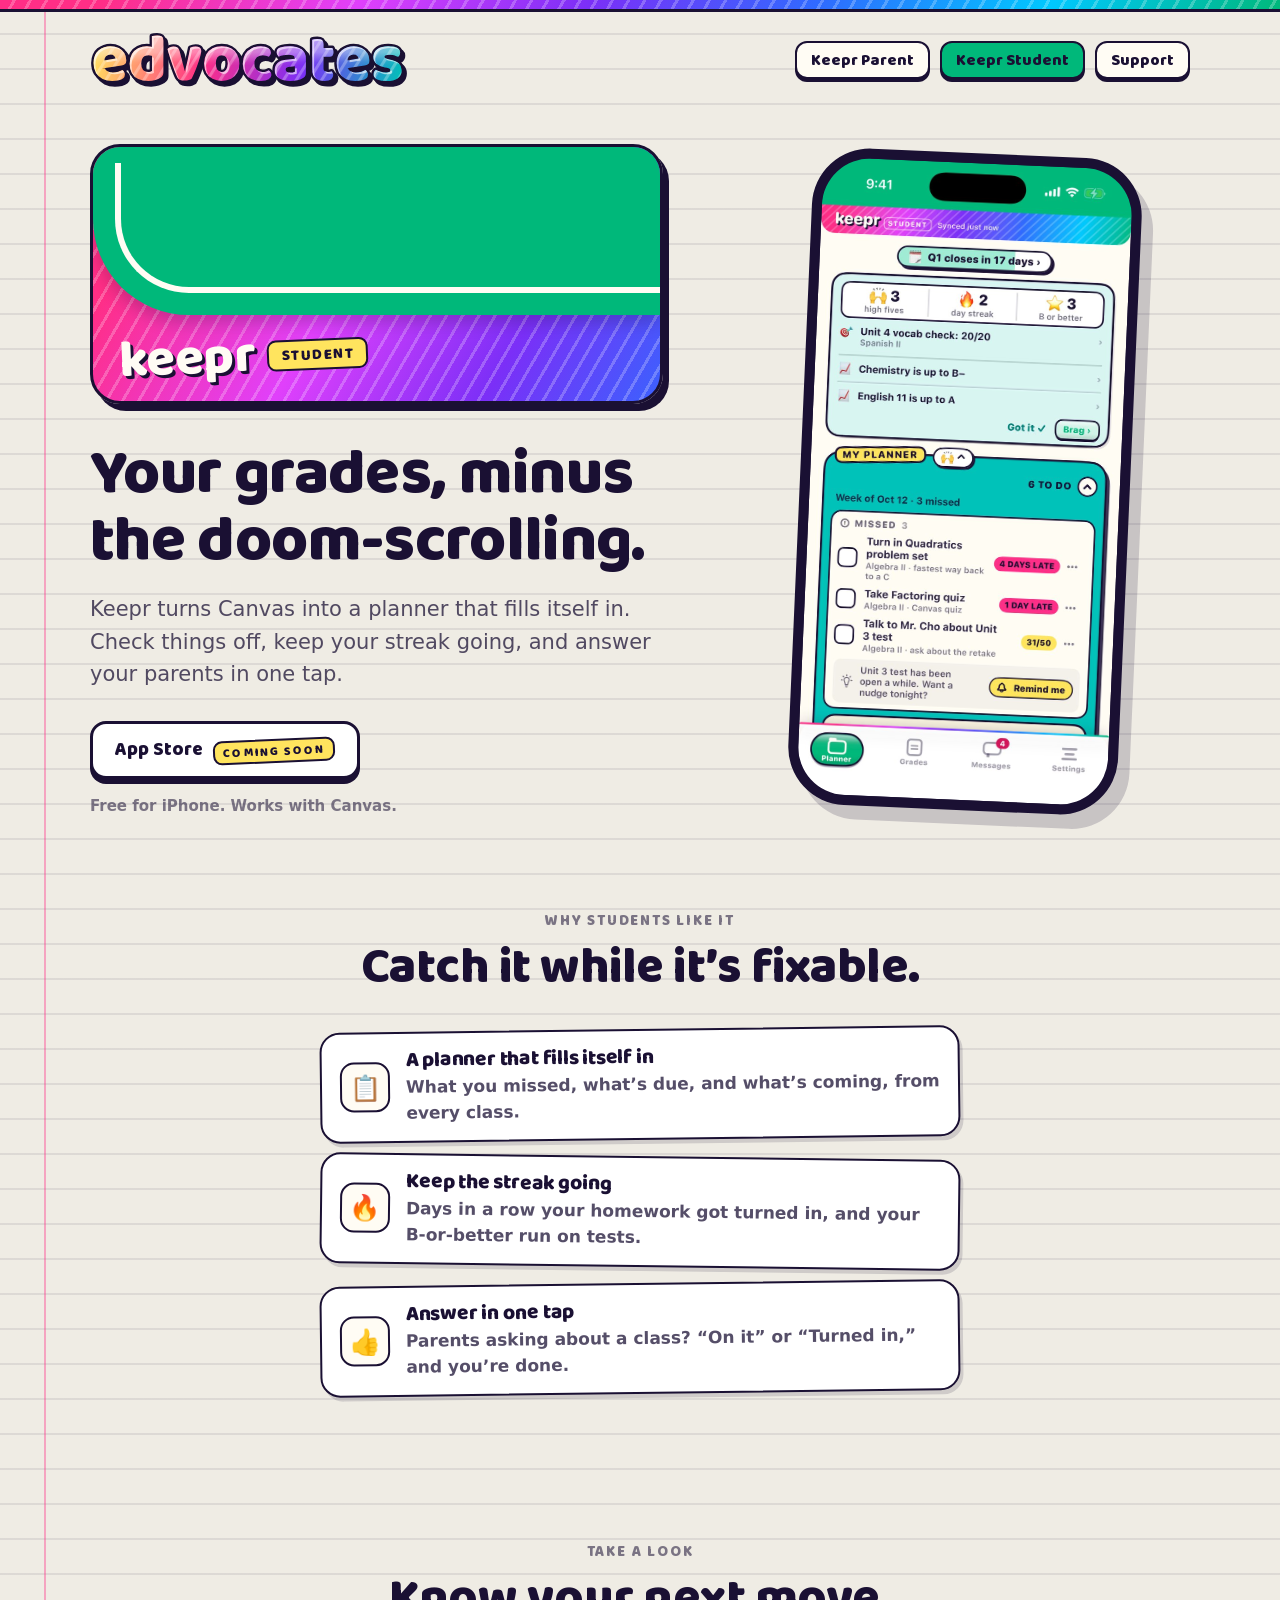
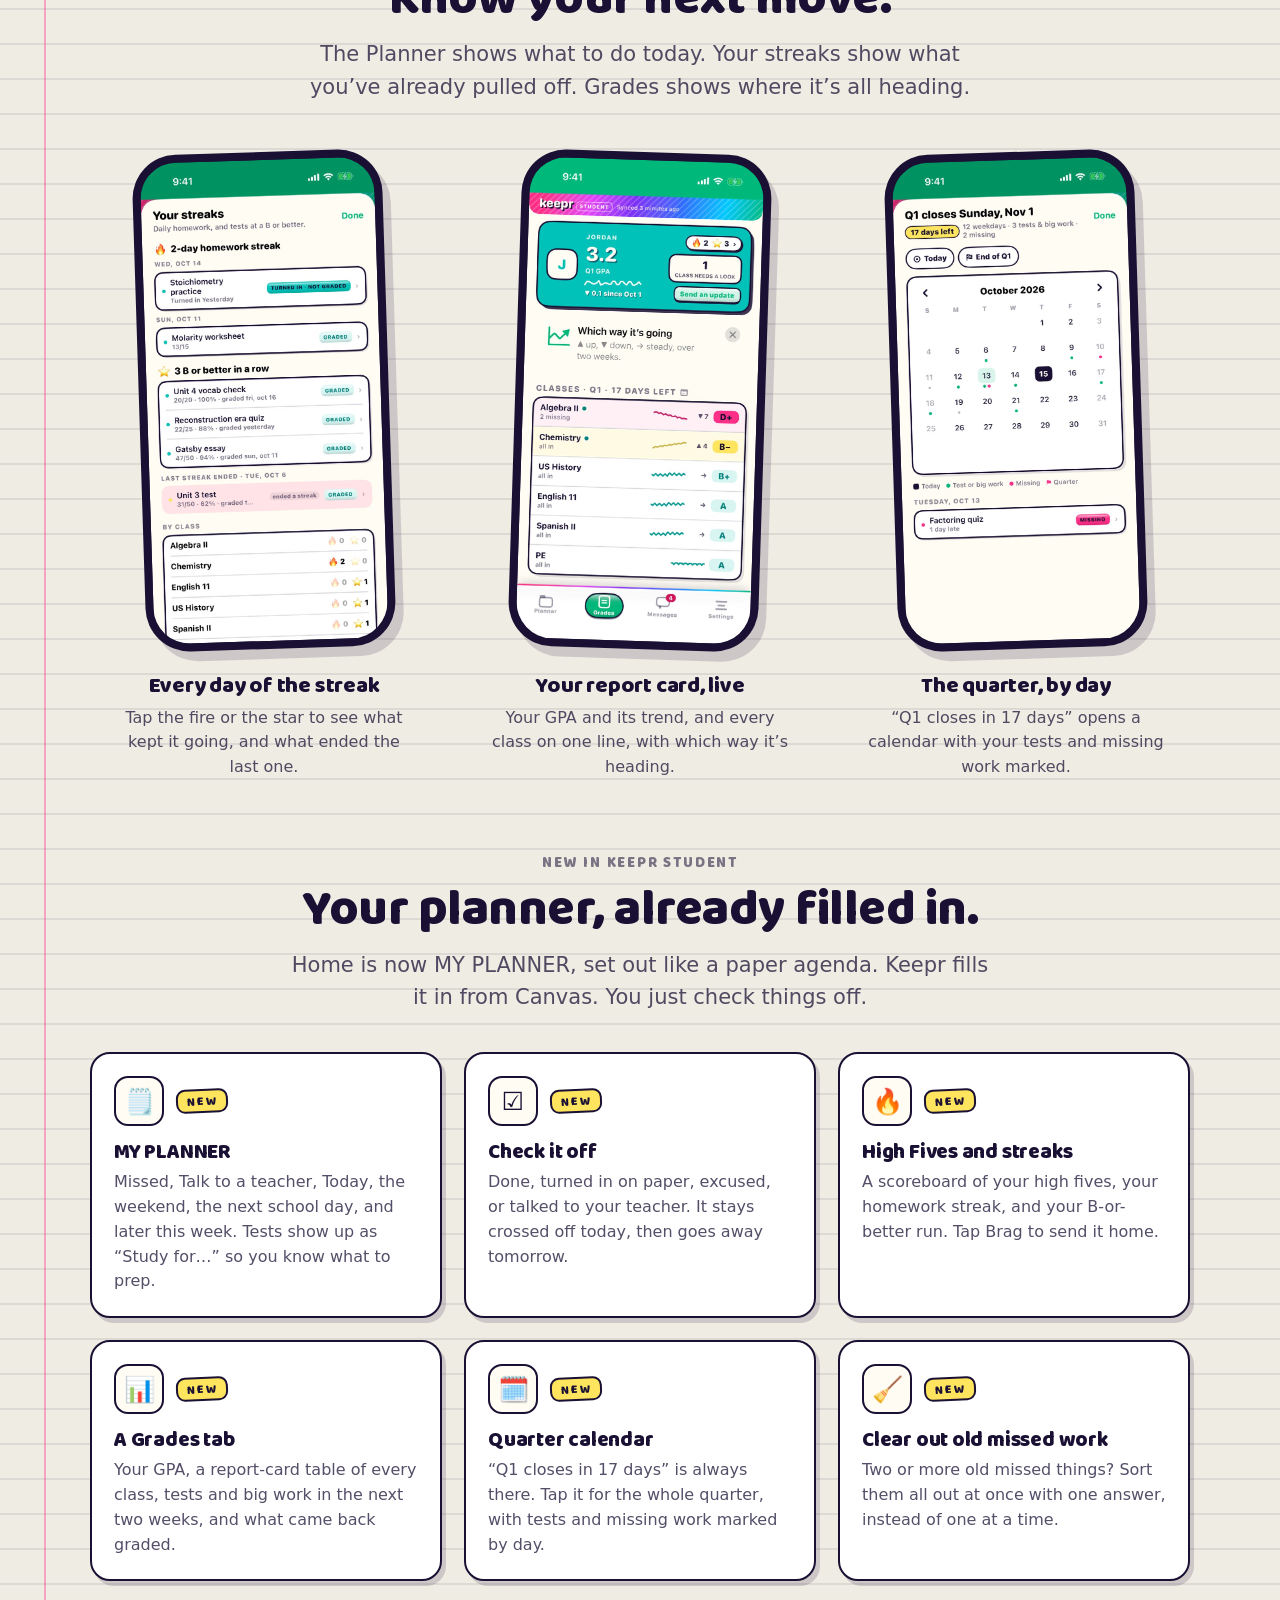
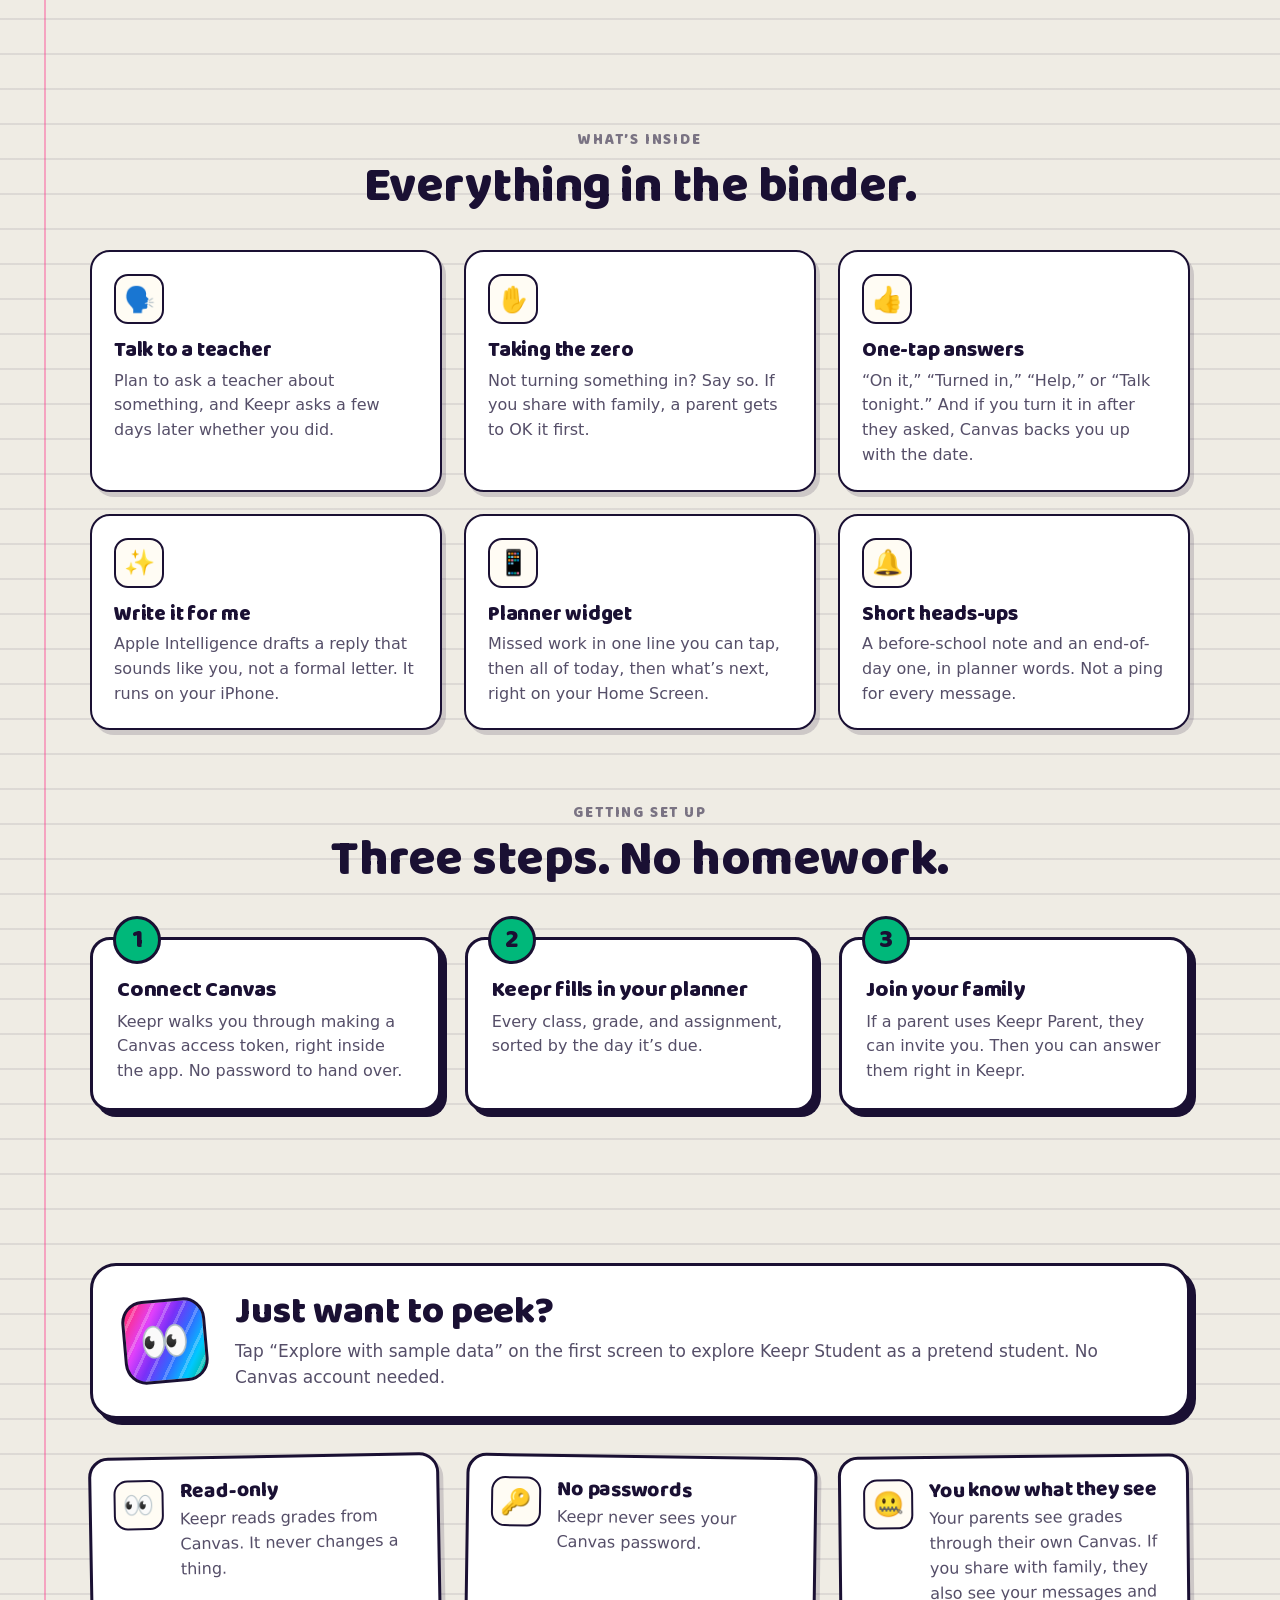
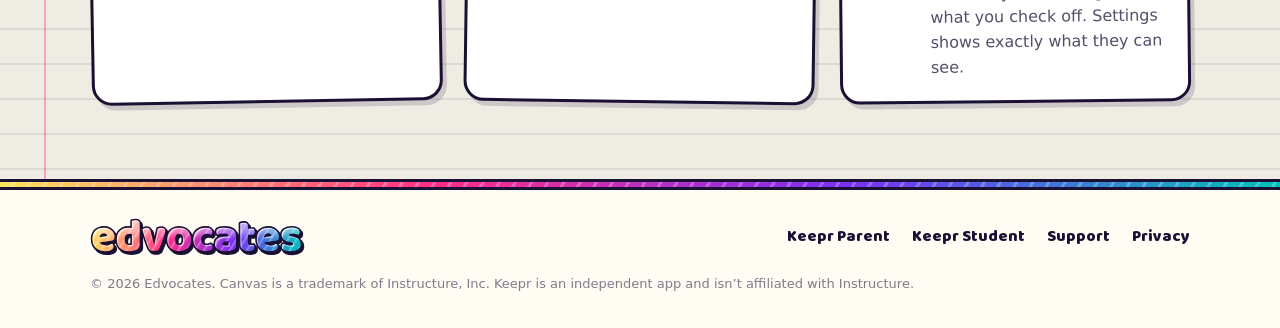
<file: public/keepr-student.html>
<!doctype html>
<html lang="en">
<head>
  <meta charset="utf-8">
  <meta name="viewport" content="width=device-width, initial-scale=1">
  <title>Keepr Student · Your grades, minus the doom-scrolling.</title>
  <meta name="description" content="Keepr Student turns Canvas into a planner that fills itself in: what you missed, what’s due, and your homework streak, plus one-tap answers when your parents ask. Free for iPhone.">
  <link rel="canonical" href="https://edvocates.com/keepr-student">
  <meta name="theme-color" content="#00B87A">
  <link rel="icon" href="favicon.ico" sizes="32x32">
  <link rel="icon" href="favicon.svg" type="image/svg+xml">
  <link rel="preload" href="assets/fonts/baloo2-latin.woff2" as="font" type="font/woff2" crossorigin>
  <link rel="stylesheet" href="assets/site.css">
  <meta property="og:type" content="website">
  <meta property="og:site_name" content="Edvocates">
  <meta property="og:title" content="Keepr Student · Your grades, minus the doom-scrolling.">
  <meta property="og:description" content="A planner that fills itself in from Canvas, with high fives and streaks for keeping up.">
  <meta property="og:url" content="https://edvocates.com/keepr-student">
  <meta property="og:image" content="https://edvocates.com/assets/img/og-image.png">
  <meta property="og:image:width" content="1200">
  <meta property="og:image:height" content="630">
  <meta property="og:image:alt" content="The Edvocates wordmark above the Keepr Parent and Keepr Student app icons">
  <meta name="twitter:card" content="summary_large_image">
  <!-- PostHog web analytics: page views only, kept in memory (no cookies or local storage). -->
  <script>
    !function(t,e){var o,n,p,r;e.__SV||(window.posthog=e,e._i=[],e.init=function(i,s,a){function g(t,e){var o=e.split(".");2==o.length&&(t=t[o[0]],e=o[1]),t[e]=function(){t.push([e].concat(Array.prototype.slice.call(arguments,0)))}}(p=t.createElement("script")).type="text/javascript",p.crossOrigin="anonymous",p.async=!0,p.src=s.api_host.replace(".i.posthog.com","-assets.i.posthog.com")+"/static/array.js",(r=t.getElementsByTagName("script")[0]).parentNode.insertBefore(p,r);var u=e;for(void 0!==a?u=e[a]=[]:a="posthog",u.people=u.people||[],u.toString=function(t){var e="posthog";return"posthog"!==a&&(e+="."+a),t||(e+=" (stub)"),e},u.people.toString=function(){return u.toString(1)+".people (stub)"},o="init capture register register_once unregister opt_out_capturing has_opted_out_capturing opt_in_capturing reset identify get_distinct_id".split(" "),n=0;n<o.length;n++)g(u,o[n]);e._i.push([i,s,a])},e.__SV=1)}(document,window.posthog||[]);
    posthog.init('phc_kYpqgbaCDJi4JeUQjfFLATJrvVNEmpqcBXWxJi4p8hLq', {
      api_host: 'https://us.i.posthog.com',
      persistence: 'memory',
      person_profiles: 'identified_only',
      disable_session_recording: true
    });
  </script>
</head>
<body class="theme-student">
  <a class="skip btn" href="#main">Skip to content</a>

  <header class="site-header">
    <div class="wrap">
      <a class="brand" href="/"><img src="assets/img/edvocates-logo.svg" alt="Edvocates"></a>
      <nav class="nav" aria-label="Main">
        <a href="/keepr-parent">Keepr Parent</a>
        <a href="/keepr-student" aria-current="page">Keepr Student</a>
        <a href="/support">Support</a>
      </nav>
    </div>
  </header>

  <main id="main">
    <section class="wrap app-hero">
      <div>
        <div class="binder" aria-hidden="true">
          <div class="binder__flap"></div>
          <div class="binder__mark">keepr <span class="label">Student</span></div>
        </div>
        <h1>Your grades, minus the <span class="nowrap">doom-scrolling.</span></h1>
        <p class="lede">Keepr turns Canvas into a planner that fills itself in. Check things off, keep your streak going, and answer your parents in one tap.</p>
        <div class="cta-row">
          <!-- Swap for the App Store badge and listing link once Keepr Student is live. -->
          <span class="btn btn--soon">App Store <span class="label">Coming soon</span></span>
          <span class="cta-note">Free for iPhone. Works with Canvas.</span>
        </div>
      </div>
      <div class="phone">
        <img src="assets/img/screens/student-planner.jpg" width="720" height="1479" alt="Keepr Student’s Planner: a High Fives scoreboard with 3 high fives, a 2-day homework streak and 3 B-or-better in a row, then MY PLANNER with the work that was missed">
      </div>
    </section>

    <section class="section section--tight" aria-labelledby="perks-title">
      <div class="wrap center">
        <p class="eyebrow">Why students like it</p>
        <h2 id="perks-title">Catch it while it’s fixable.</h2>
        <ul class="perks">
          <li class="perk">
            <span class="emo" aria-hidden="true">📋</span>
            <div><h3>A planner that fills itself in</h3><p>What you missed, what’s due, and what’s coming, from every class.</p></div>
          </li>
          <li class="perk">
            <span class="emo" aria-hidden="true">🔥</span>
            <div><h3>Keep the streak going</h3><p>Days in a row your homework got turned in, and your B-or-better run on tests.</p></div>
          </li>
          <li class="perk">
            <span class="emo" aria-hidden="true">👍</span>
            <div><h3>Answer in one tap</h3><p>Parents asking about a class? “On it” or “Turned in,” and you’re done.</p></div>
          </li>
        </ul>
      </div>
    </section>

    <section class="section" aria-labelledby="tour-title">
      <div class="wrap">
        <div class="center">
          <p class="eyebrow">Take a look</p>
          <h2 id="tour-title">Know your next move.</h2>
          <p class="lede">The Planner shows what to do today. Your streaks show what you’ve already pulled off. Grades shows where it’s all heading.</p>
        </div>
        <div class="tour">
          <figure class="shot">
            <div class="phone"><img src="assets/img/screens/student-streaks.jpg" width="720" height="1479" loading="lazy" alt="Your streaks: a 2-day homework streak with the work that made it, 3 B-or-better scores in a row, the test that ended the last streak, and streaks by class"></div>
            <figcaption><h3>Every day of the streak</h3><p>Tap the fire or the star to see what kept it going, and what ended the last one.</p></figcaption>
          </figure>
          <figure class="shot">
            <div class="phone"><img src="assets/img/screens/student-grades.jpg" width="720" height="1479" loading="lazy" alt="The Grades tab: Jordan’s Q1 GPA with its trend line, the streak pill, and a report-card table of every class with its letter grade and which way it’s heading"></div>
            <figcaption><h3>Your report card, live</h3><p>Your GPA and its trend, and every class on one line, with which way it’s heading.</p></figcaption>
          </figure>
          <figure class="shot">
            <div class="phone"><img src="assets/img/screens/student-calendar.jpg" width="720" height="1479" loading="lazy" alt="The quarter calendar: Q1 closes in 17 days, a month view with dots for tests and missing work, and the work on the chosen day"></div>
            <figcaption><h3>The quarter, by day</h3><p>“Q1 closes in 17 days” opens a calendar with your tests and missing work marked.</p></figcaption>
          </figure>
        </div>
      </div>
    </section>

    <section class="section section--tight" aria-labelledby="new-title">
      <div class="wrap">
        <div class="center">
          <p class="eyebrow">New in Keepr Student</p>
          <h2 id="new-title">Your planner, already filled in.</h2>
          <p class="lede">Home is now MY PLANNER, set out like a paper agenda. Keepr fills it in from Canvas. You just check things off.</p>
        </div>
        <div class="features">
          <div class="feature">
            <span class="emo" aria-hidden="true">🗒️</span><span class="label">New</span>
            <h3>MY PLANNER</h3>
            <p>Missed, Talk to a teacher, Today, the weekend, the next school day, and later this week. Tests show up as “Study for…” so you know what to prep.</p>
          </div>
          <div class="feature">
            <span class="emo" aria-hidden="true">☑️</span><span class="label">New</span>
            <h3>Check it off</h3>
            <p>Done, turned in on paper, excused, or talked to your teacher. It stays crossed off today, then goes away tomorrow.</p>
          </div>
          <div class="feature">
            <span class="emo" aria-hidden="true">🔥</span><span class="label">New</span>
            <h3>High Fives and streaks</h3>
            <p>A scoreboard of your high fives, your homework streak, and your B-or-better run. Tap Brag to send it home.</p>
          </div>
          <div class="feature">
            <span class="emo" aria-hidden="true">📊</span><span class="label">New</span>
            <h3>A Grades tab</h3>
            <p>Your GPA, a report-card table of every class, tests and big work in the next two weeks, and what came back graded.</p>
          </div>
          <div class="feature">
            <span class="emo" aria-hidden="true">🗓️</span><span class="label">New</span>
            <h3>Quarter calendar</h3>
            <p>“Q1 closes in 17 days” is always there. Tap it for the whole quarter, with tests and missing work marked by day.</p>
          </div>
          <div class="feature">
            <span class="emo" aria-hidden="true">🧹</span><span class="label">New</span>
            <h3>Clear out old missed work</h3>
            <p>Two or more old missed things? Sort them all out at once with one answer, instead of one at a time.</p>
          </div>
        </div>
      </div>
    </section>

    <section class="section" aria-labelledby="features-title">
      <div class="wrap">
        <div class="center">
          <p class="eyebrow">What’s inside</p>
          <h2 id="features-title">Everything in the binder.</h2>
        </div>
        <div class="features">
          <div class="feature">
            <span class="emo" aria-hidden="true">🗣️</span>
            <h3>Talk to a teacher</h3>
            <p>Plan to ask a teacher about something, and Keepr asks a few days later whether you did.</p>
          </div>
          <div class="feature">
            <span class="emo" aria-hidden="true">✋</span>
            <h3>Taking the zero</h3>
            <p>Not turning something in? Say so. If you share with family, a parent gets to OK it first.</p>
          </div>
          <div class="feature">
            <span class="emo" aria-hidden="true">👍</span>
            <h3>One-tap answers</h3>
            <p>“On it,” “Turned in,” “Help,” or “Talk tonight.” And if you turn it in after they asked, Canvas backs you up with the date.</p>
          </div>
          <div class="feature">
            <span class="emo" aria-hidden="true">✨</span>
            <h3>Write it for me</h3>
            <p>Apple Intelligence drafts a reply that sounds like you, not a formal letter. It runs on your iPhone.</p>
          </div>
          <div class="feature">
            <span class="emo" aria-hidden="true">📱</span>
            <h3>Planner widget</h3>
            <p>Missed work in one line you can tap, then all of today, then what’s next, right on your Home Screen.</p>
          </div>
          <div class="feature">
            <span class="emo" aria-hidden="true">🔔</span>
            <h3>Short heads-ups</h3>
            <p>A before-school note and an end-of-day one, in planner words. Not a ping for every message.</p>
          </div>
        </div>
      </div>
    </section>

    <section class="section section--tight" aria-labelledby="steps-title">
      <div class="wrap">
        <div class="center">
          <p class="eyebrow">Getting set up</p>
          <h2 id="steps-title">Three steps. No homework.</h2>
        </div>
        <ol class="steps">
          <li><h3>Connect Canvas</h3><p>Keepr walks you through making a Canvas access token, right inside the app. No password to hand over.</p></li>
          <li><h3>Keepr fills in your planner</h3><p>Every class, grade, and assignment, sorted by the day it’s due.</p></li>
          <li><h3>Join your family</h3><p>If a parent uses Keepr Parent, they can invite you. Then you can answer them right in Keepr.</p></li>
        </ol>
      </div>
    </section>

    <section class="section" aria-labelledby="peek-title">
      <div class="wrap">
        <div class="callout">
          <div class="callout__foil" aria-hidden="true">👀</div>
          <div class="callout__text">
            <h2 id="peek-title">Just want to peek?</h2>
            <p>Tap “Explore with sample data” on the first screen to explore Keepr Student as a pretend student. No Canvas account needed.</p>
          </div>
        </div>
        <div class="promises">
          <div class="promise">
            <span class="emo" aria-hidden="true">👀</span>
            <div><h3>Read-only</h3><p>Keepr reads grades from Canvas. It never changes a thing.</p></div>
          </div>
          <div class="promise">
            <span class="emo" aria-hidden="true">🔑</span>
            <div><h3>No passwords</h3><p>Keepr never sees your Canvas password.</p></div>
          </div>
          <div class="promise">
            <span class="emo" aria-hidden="true">🤐</span>
            <div><h3>You know what they see</h3><p>Your parents see grades through their own Canvas. If you share with family, they also see your messages and what you check off. Settings shows exactly what they can see.</p></div>
          </div>
        </div>
      </div>
    </section>
  </main>

  <footer class="site-footer">
    <div class="wrap">
      <a class="foot-brand" href="/"><img src="assets/img/edvocates-logo.svg" alt="Edvocates"></a>
      <nav class="foot-links" aria-label="Footer">
        <a href="/keepr-parent">Keepr Parent</a>
        <a href="/keepr-student">Keepr Student</a>
        <a href="/support">Support</a>
        <a href="/privacy">Privacy</a>
      </nav>
      <p class="fine">© 2026 Edvocates. Canvas is a trademark of Instructure, Inc. Keepr is an independent app and isn’t affiliated with Instructure.</p>
    </div>
  </footer>
</body>
</html>
</file>
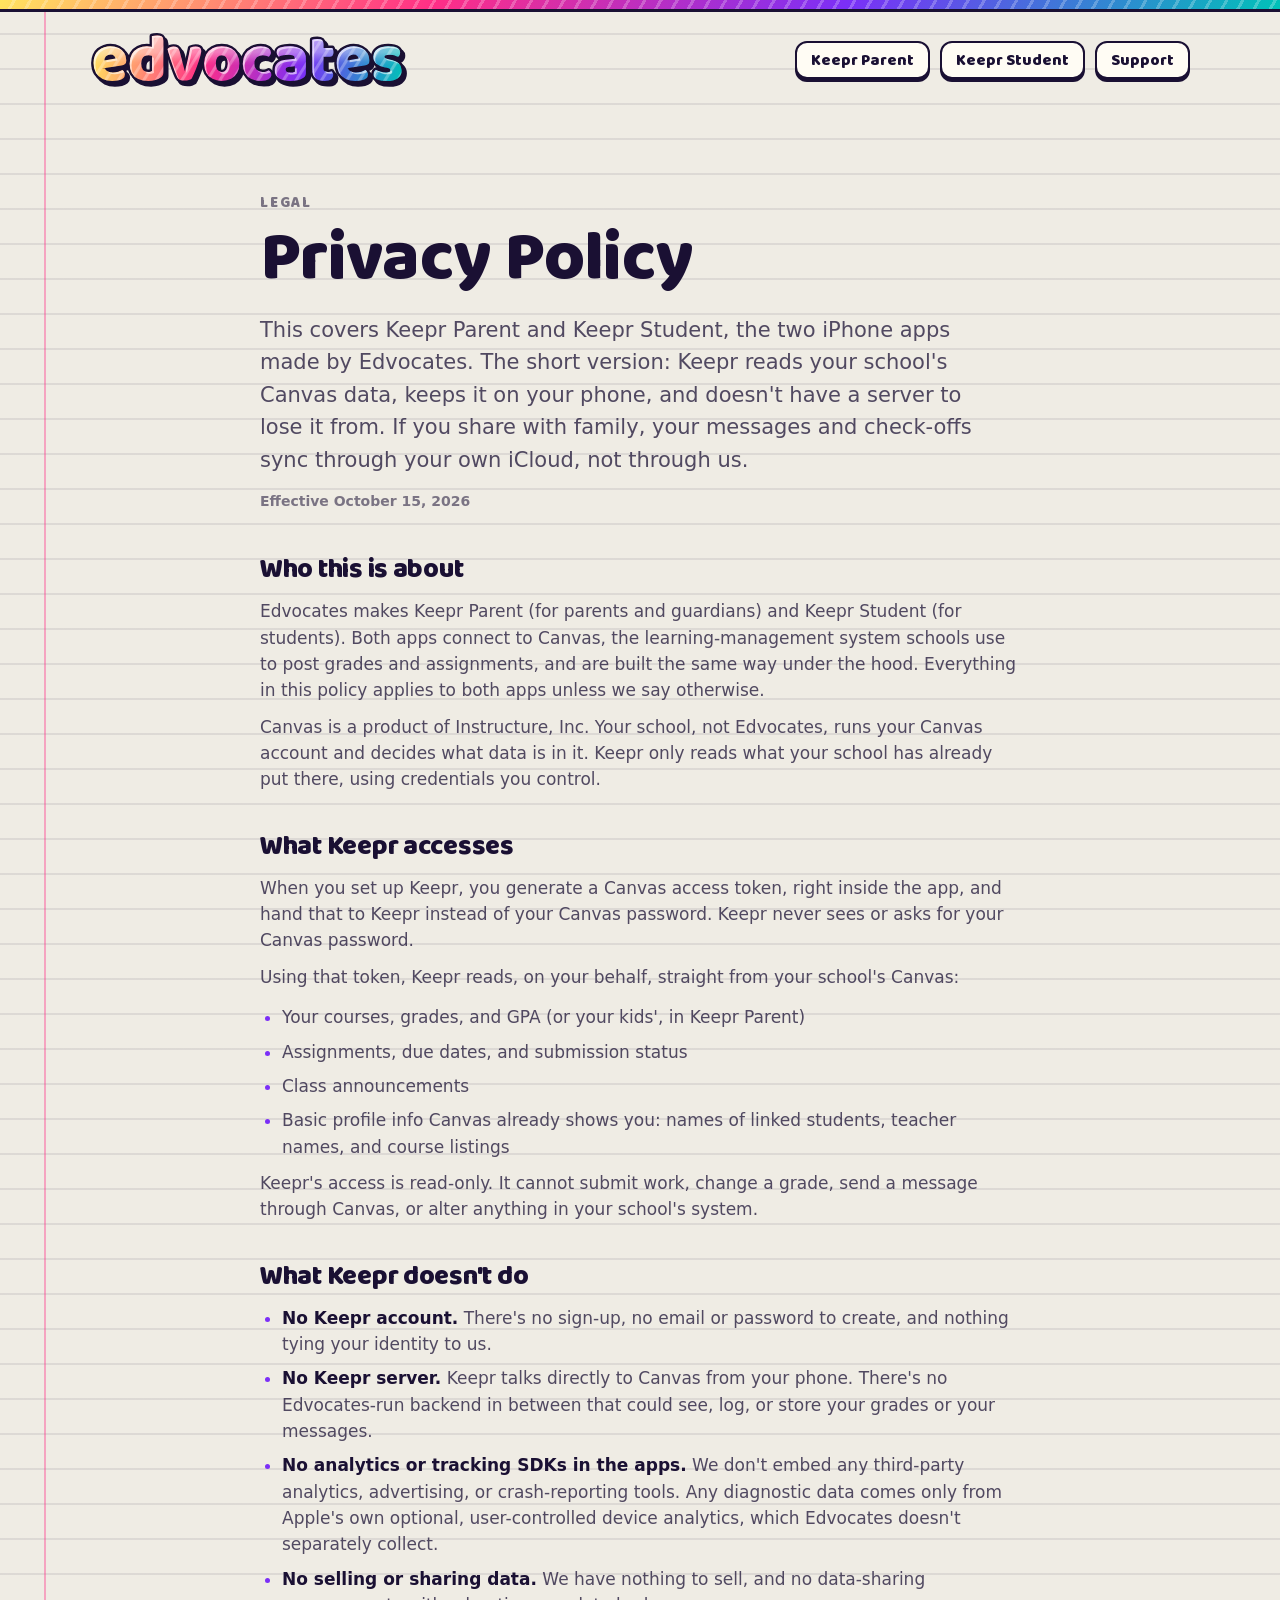
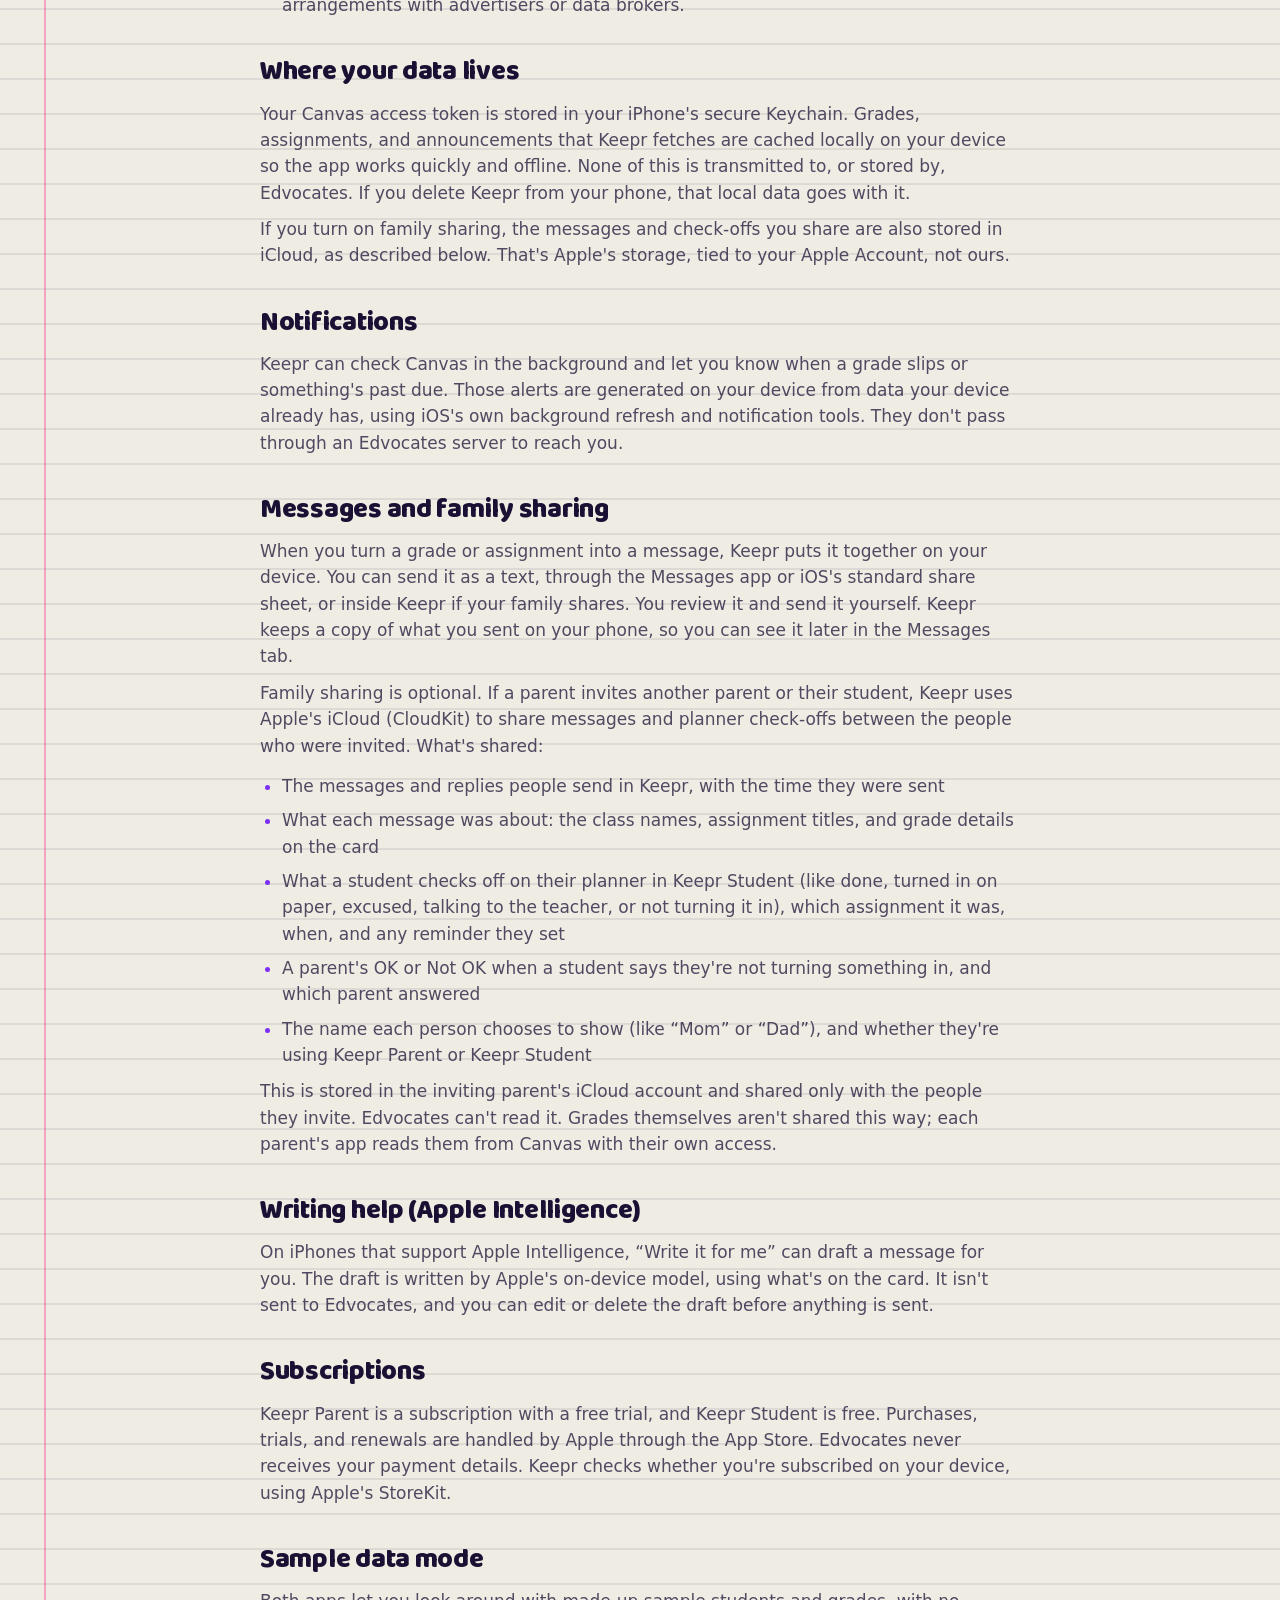
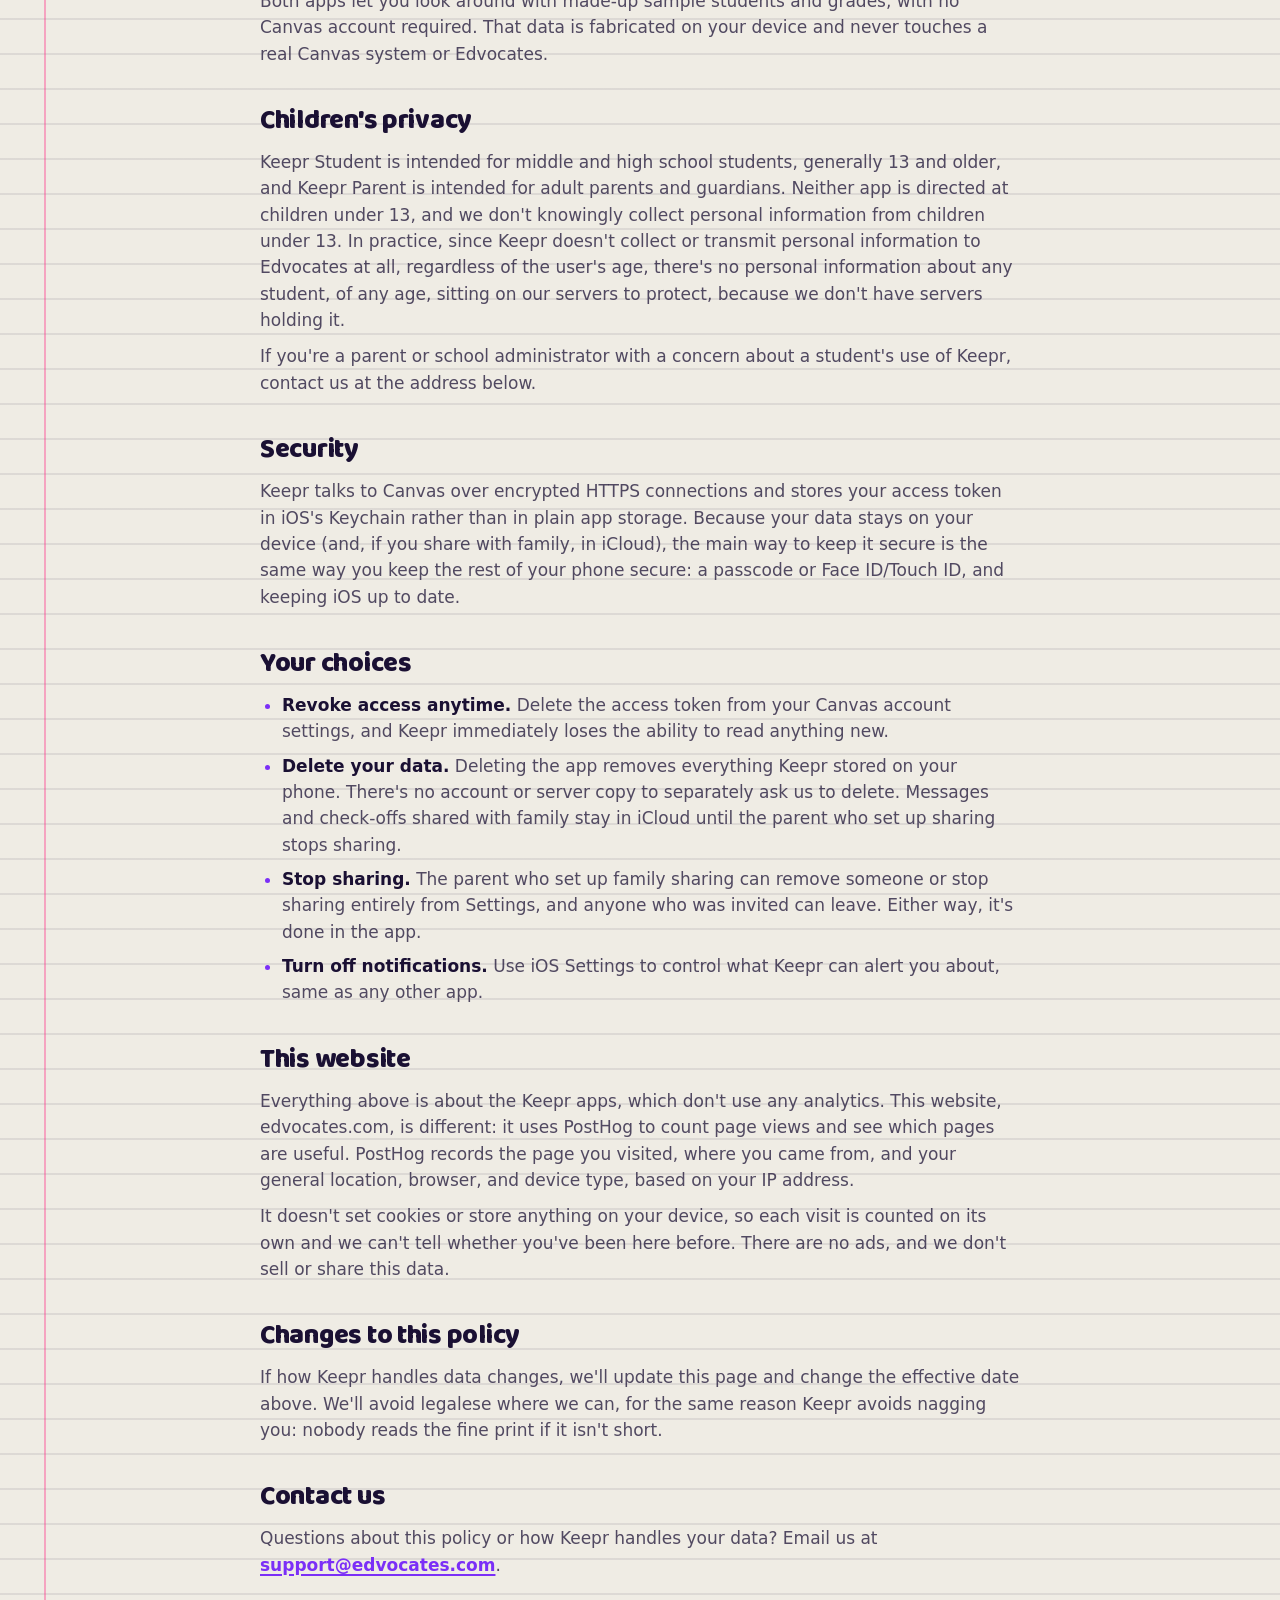
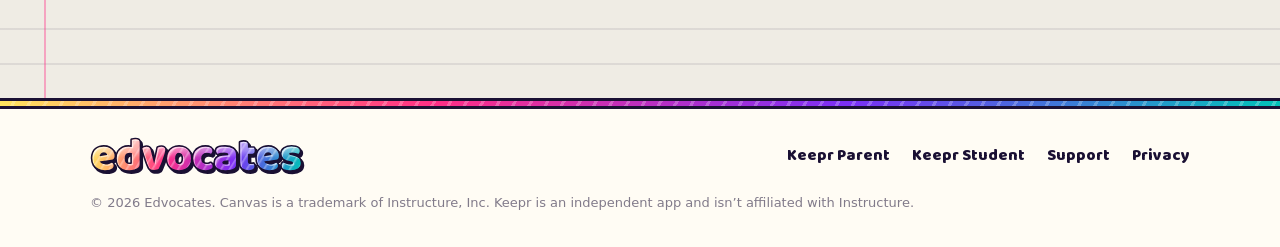
<file: public/privacy.html>
<!doctype html>
<html lang="en">
<head>
  <meta charset="utf-8">
  <meta name="viewport" content="width=device-width, initial-scale=1">
  <title>Privacy Policy · Edvocates</title>
  <meta name="description" content="How Keepr Parent and Keepr Student handle Canvas data: what they access, where it lives, and what never leaves your phone.">
  <link rel="canonical" href="https://edvocates.com/privacy">
  <meta name="theme-color" content="#1A1033">
  <link rel="icon" href="favicon.ico" sizes="32x32">
  <link rel="icon" href="favicon.svg" type="image/svg+xml">
  <link rel="preload" href="assets/fonts/baloo2-latin.woff2" as="font" type="font/woff2" crossorigin>
  <link rel="stylesheet" href="assets/site.css">
  <meta property="og:type" content="website">
  <meta property="og:site_name" content="Edvocates">
  <meta property="og:title" content="Privacy Policy · Edvocates">
  <meta property="og:description" content="How Keepr Parent and Keepr Student handle Canvas data: what they access, where it lives, and what never leaves your phone.">
  <meta property="og:url" content="https://edvocates.com/privacy">
  <meta property="og:image" content="https://edvocates.com/assets/img/og-image.png">
  <meta property="og:image:width" content="1200">
  <meta property="og:image:height" content="630">
  <meta name="twitter:card" content="summary_large_image">
  <!-- PostHog web analytics: page views only, kept in memory (no cookies or local storage). -->
  <script>
    !function(t,e){var o,n,p,r;e.__SV||(window.posthog=e,e._i=[],e.init=function(i,s,a){function g(t,e){var o=e.split(".");2==o.length&&(t=t[o[0]],e=o[1]),t[e]=function(){t.push([e].concat(Array.prototype.slice.call(arguments,0)))}}(p=t.createElement("script")).type="text/javascript",p.crossOrigin="anonymous",p.async=!0,p.src=s.api_host.replace(".i.posthog.com","-assets.i.posthog.com")+"/static/array.js",(r=t.getElementsByTagName("script")[0]).parentNode.insertBefore(p,r);var u=e;for(void 0!==a?u=e[a]=[]:a="posthog",u.people=u.people||[],u.toString=function(t){var e="posthog";return"posthog"!==a&&(e+="."+a),t||(e+=" (stub)"),e},u.people.toString=function(){return u.toString(1)+".people (stub)"},o="init capture register register_once unregister opt_out_capturing has_opted_out_capturing opt_in_capturing reset identify get_distinct_id".split(" "),n=0;n<o.length;n++)g(u,o[n]);e._i.push([i,s,a])},e.__SV=1)}(document,window.posthog||[]);
    posthog.init('phc_kYpqgbaCDJi4JeUQjfFLATJrvVNEmpqcBXWxJi4p8hLq', {
      api_host: 'https://us.i.posthog.com',
      persistence: 'memory',
      person_profiles: 'identified_only',
      disable_session_recording: true
    });
  </script>
</head>
<body>
  <a class="skip btn" href="#main">Skip to content</a>

  <header class="site-header">
    <div class="wrap">
      <a class="brand" href="/"><img src="assets/img/edvocates-logo.svg" alt="Edvocates"></a>
      <nav class="nav" aria-label="Main">
        <a href="/keepr-parent">Keepr Parent</a>
        <a href="/keepr-student">Keepr Student</a>
        <a href="/support">Support</a>
      </nav>
    </div>
  </header>

  <main id="main" class="legal">
    <div class="wrap">
      <p class="eyebrow">Legal</p>
      <h1>Privacy Policy</h1>
      <p class="lede">This covers Keepr Parent and Keepr Student, the two iPhone apps made by Edvocates. The short version: Keepr reads your school's Canvas data, keeps it on your phone, and doesn't have a server to lose it from. If you share with family, your messages and check-offs sync through your own iCloud, not through us.</p>
      <p class="legal-updated">Effective October 15, 2026</p>

      <div class="legal-body">
        <section aria-labelledby="who-title">
          <h2 id="who-title">Who this is about</h2>
          <p>Edvocates makes Keepr Parent (for parents and guardians) and Keepr Student (for students). Both apps connect to Canvas, the learning-management system schools use to post grades and assignments, and are built the same way under the hood. Everything in this policy applies to both apps unless we say otherwise.</p>
          <p>Canvas is a product of Instructure, Inc. Your school, not Edvocates, runs your Canvas account and decides what data is in it. Keepr only reads what your school has already put there, using credentials you control.</p>
        </section>

        <section aria-labelledby="access-title">
          <h2 id="access-title">What Keepr accesses</h2>
          <p>When you set up Keepr, you generate a Canvas access token, right inside the app, and hand that to Keepr instead of your Canvas password. Keepr never sees or asks for your Canvas password.</p>
          <p>Using that token, Keepr reads, on your behalf, straight from your school's Canvas:</p>
          <ul>
            <li>Your courses, grades, and GPA (or your kids', in Keepr Parent)</li>
            <li>Assignments, due dates, and submission status</li>
            <li>Class announcements</li>
            <li>Basic profile info Canvas already shows you: names of linked students, teacher names, and course listings</li>
          </ul>
          <p>Keepr's access is read-only. It cannot submit work, change a grade, send a message through Canvas, or alter anything in your school's system.</p>
        </section>

        <section aria-labelledby="not-collect-title">
          <h2 id="not-collect-title">What Keepr doesn't do</h2>
          <ul>
            <li><strong>No Keepr account.</strong> There's no sign-up, no email or password to create, and nothing tying your identity to us.</li>
            <li><strong>No Keepr server.</strong> Keepr talks directly to Canvas from your phone. There's no Edvocates-run backend in between that could see, log, or store your grades or your messages.</li>
            <li><strong>No analytics or tracking SDKs in the apps.</strong> We don't embed any third-party analytics, advertising, or crash-reporting tools. Any diagnostic data comes only from Apple's own optional, user-controlled device analytics, which Edvocates doesn't separately collect.</li>
            <li><strong>No selling or sharing data.</strong> We have nothing to sell, and no data-sharing arrangements with advertisers or data brokers.</li>
          </ul>
        </section>

        <section aria-labelledby="storage-title">
          <h2 id="storage-title">Where your data lives</h2>
          <p>Your Canvas access token is stored in your iPhone's secure Keychain. Grades, assignments, and announcements that Keepr fetches are cached locally on your device so the app works quickly and offline. None of this is transmitted to, or stored by, Edvocates. If you delete Keepr from your phone, that local data goes with it.</p>
          <p>If you turn on family sharing, the messages and check-offs you share are also stored in iCloud, as described below. That's Apple's storage, tied to your Apple Account, not ours.</p>
        </section>

        <section aria-labelledby="notifications-title">
          <h2 id="notifications-title">Notifications</h2>
          <p>Keepr can check Canvas in the background and let you know when a grade slips or something's past due. Those alerts are generated on your device from data your device already has, using iOS's own background refresh and notification tools. They don't pass through an Edvocates server to reach you.</p>
        </section>

        <section aria-labelledby="text-title">
          <h2 id="text-title">Messages and family sharing</h2>
          <p>When you turn a grade or assignment into a message, Keepr puts it together on your device. You can send it as a text, through the Messages app or iOS's standard share sheet, or inside Keepr if your family shares. You review it and send it yourself. Keepr keeps a copy of what you sent on your phone, so you can see it later in the Messages tab.</p>
          <p>Family sharing is optional. If a parent invites another parent or their student, Keepr uses Apple's iCloud (CloudKit) to share messages and planner check-offs between the people who were invited. What's shared:</p>
          <ul>
            <li>The messages and replies people send in Keepr, with the time they were sent</li>
            <li>What each message was about: the class names, assignment titles, and grade details on the card</li>
            <li>What a student checks off on their planner in Keepr Student (like done, turned in on paper, excused, talking to the teacher, or not turning it in), which assignment it was, when, and any reminder they set</li>
            <li>A parent's OK or Not OK when a student says they're not turning something in, and which parent answered</li>
            <li>The name each person chooses to show (like “Mom” or “Dad”), and whether they're using Keepr Parent or Keepr Student</li>
          </ul>
          <p>This is stored in the inviting parent's iCloud account and shared only with the people they invite. Edvocates can't read it. Grades themselves aren't shared this way; each parent's app reads them from Canvas with their own access.</p>
        </section>

        <section aria-labelledby="ai-title">
          <h2 id="ai-title">Writing help (Apple Intelligence)</h2>
          <p>On iPhones that support Apple Intelligence, “Write it for me” can draft a message for you. The draft is written by Apple's on-device model, using what's on the card. It isn't sent to Edvocates, and you can edit or delete the draft before anything is sent.</p>
        </section>

        <section aria-labelledby="subscription-title">
          <h2 id="subscription-title">Subscriptions</h2>
          <p>Keepr Parent is a subscription with a free trial, and Keepr Student is free. Purchases, trials, and renewals are handled by Apple through the App Store. Edvocates never receives your payment details. Keepr checks whether you're subscribed on your device, using Apple's StoreKit.</p>
        </section>

        <section aria-labelledby="sample-title">
          <h2 id="sample-title">Sample data mode</h2>
          <p>Both apps let you look around with made-up sample students and grades, with no Canvas account required. That data is fabricated on your device and never touches a real Canvas system or Edvocates.</p>
        </section>

        <section aria-labelledby="children-title">
          <h2 id="children-title">Children's privacy</h2>
          <p>Keepr Student is intended for middle and high school students, generally 13 and older, and Keepr Parent is intended for adult parents and guardians. Neither app is directed at children under 13, and we don't knowingly collect personal information from children under 13. In practice, since Keepr doesn't collect or transmit personal information to Edvocates at all, regardless of the user's age, there's no personal information about any student, of any age, sitting on our servers to protect, because we don't have servers holding it.</p>
          <p>If you're a parent or school administrator with a concern about a student's use of Keepr, contact us at the address below.</p>
        </section>

        <section aria-labelledby="security-title">
          <h2 id="security-title">Security</h2>
          <p>Keepr talks to Canvas over encrypted HTTPS connections and stores your access token in iOS's Keychain rather than in plain app storage. Because your data stays on your device (and, if you share with family, in iCloud), the main way to keep it secure is the same way you keep the rest of your phone secure: a passcode or Face ID/Touch ID, and keeping iOS up to date.</p>
        </section>

        <section aria-labelledby="control-title">
          <h2 id="control-title">Your choices</h2>
          <ul>
            <li><strong>Revoke access anytime.</strong> Delete the access token from your Canvas account settings, and Keepr immediately loses the ability to read anything new.</li>
            <li><strong>Delete your data.</strong> Deleting the app removes everything Keepr stored on your phone. There's no account or server copy to separately ask us to delete. Messages and check-offs shared with family stay in iCloud until the parent who set up sharing stops sharing.</li>
            <li><strong>Stop sharing.</strong> The parent who set up family sharing can remove someone or stop sharing entirely from Settings, and anyone who was invited can leave. Either way, it's done in the app.</li>
            <li><strong>Turn off notifications.</strong> Use iOS Settings to control what Keepr can alert you about, same as any other app.</li>
          </ul>
        </section>

        <section aria-labelledby="website-title">
          <h2 id="website-title">This website</h2>
          <p>Everything above is about the Keepr apps, which don't use any analytics. This website, edvocates.com, is different: it uses PostHog to count page views and see which pages are useful. PostHog records the page you visited, where you came from, and your general location, browser, and device type, based on your IP address.</p>
          <p>It doesn't set cookies or store anything on your device, so each visit is counted on its own and we can't tell whether you've been here before. There are no ads, and we don't sell or share this data.</p>
        </section>

        <section aria-labelledby="changes-title">
          <h2 id="changes-title">Changes to this policy</h2>
          <p>If how Keepr handles data changes, we'll update this page and change the effective date above. We'll avoid legalese where we can, for the same reason Keepr avoids nagging you: nobody reads the fine print if it isn't short.</p>
        </section>

        <section aria-labelledby="contact-title">
          <h2 id="contact-title">Contact us</h2>
          <p>Questions about this policy or how Keepr handles your data? Email us at <a href="mailto:support@edvocates.com">support@edvocates.com</a>.</p>
        </section>
      </div>
    </div>
  </main>

  <footer class="site-footer">
    <div class="wrap">
      <a class="foot-brand" href="/"><img src="assets/img/edvocates-logo.svg" alt="Edvocates"></a>
      <nav class="foot-links" aria-label="Footer">
        <a href="/keepr-parent">Keepr Parent</a>
        <a href="/keepr-student">Keepr Student</a>
        <a href="/support">Support</a>
        <a href="/privacy" aria-current="page">Privacy</a>
      </nav>
      <p class="fine">© 2026 Edvocates. Canvas is a trademark of Instructure, Inc. Keepr is an independent app and isn’t affiliated with Instructure.</p>
    </div>
  </footer>
</body>
</html>
</file>
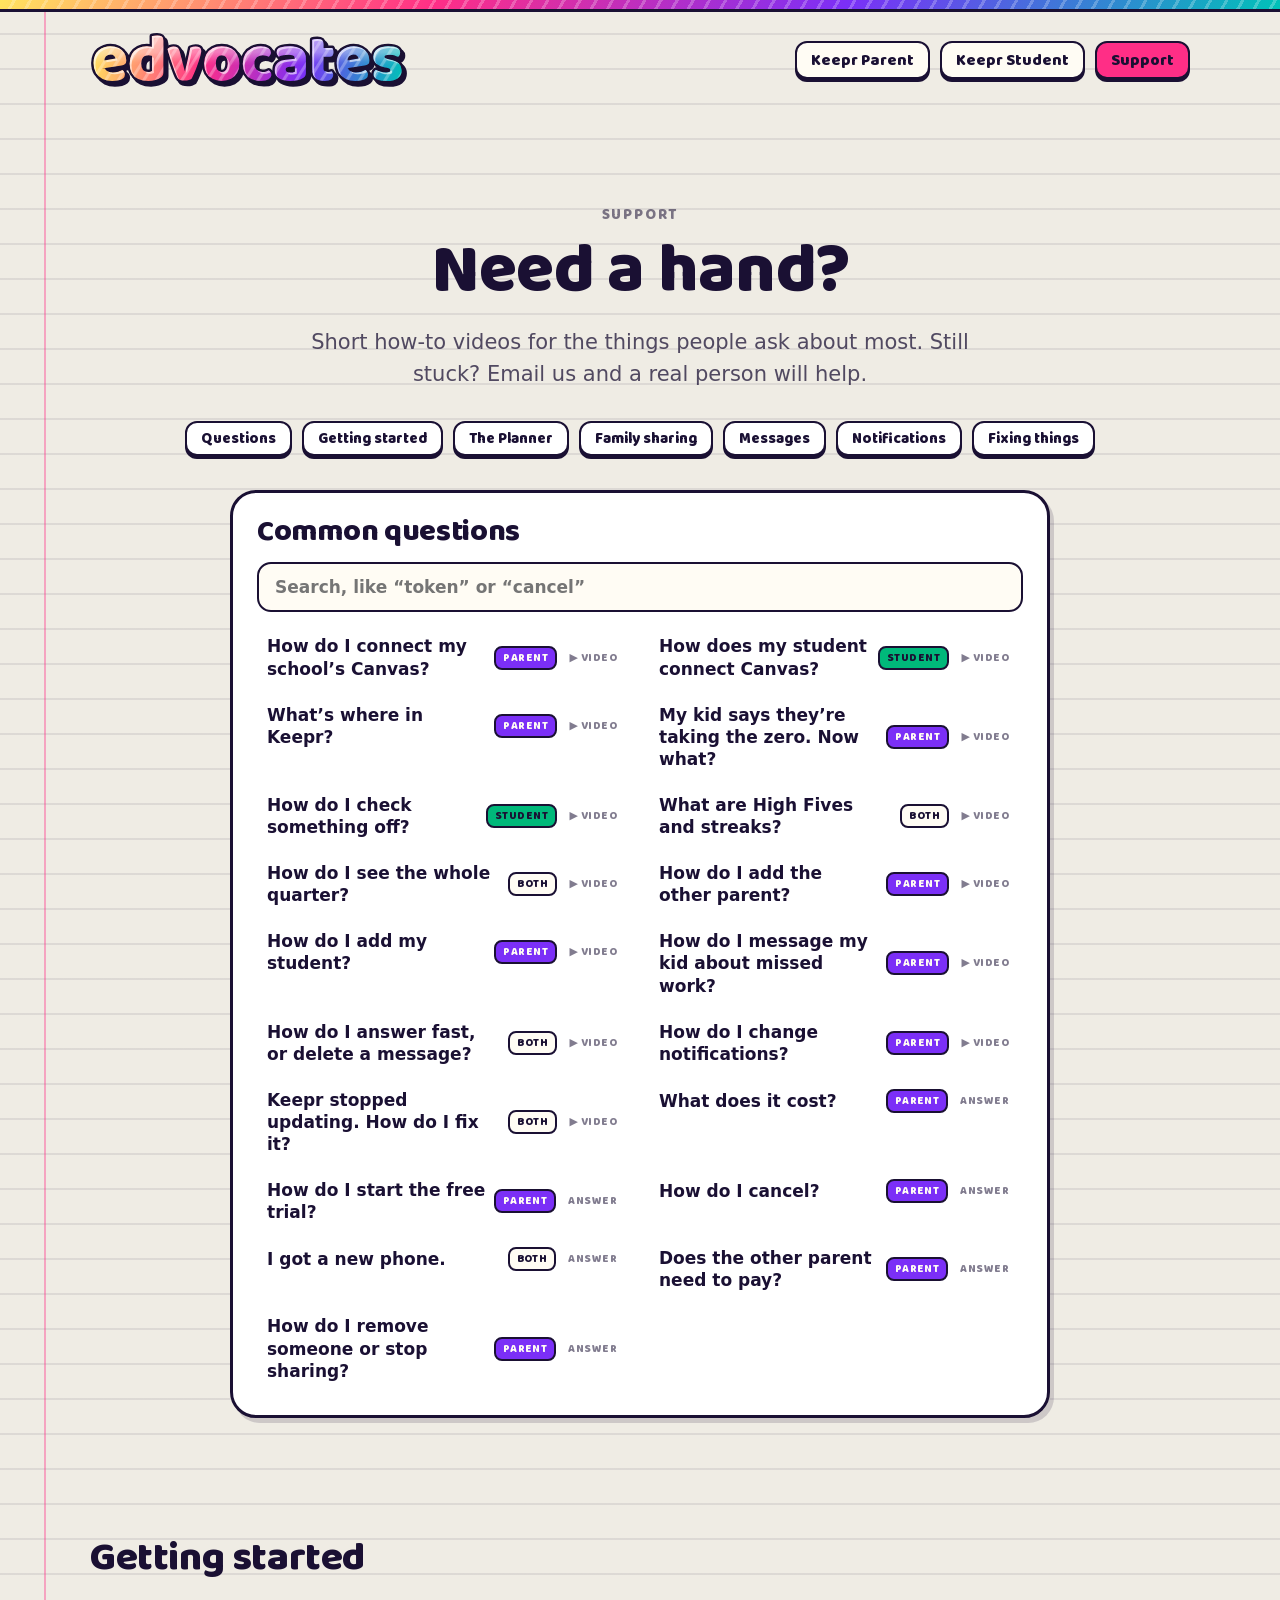
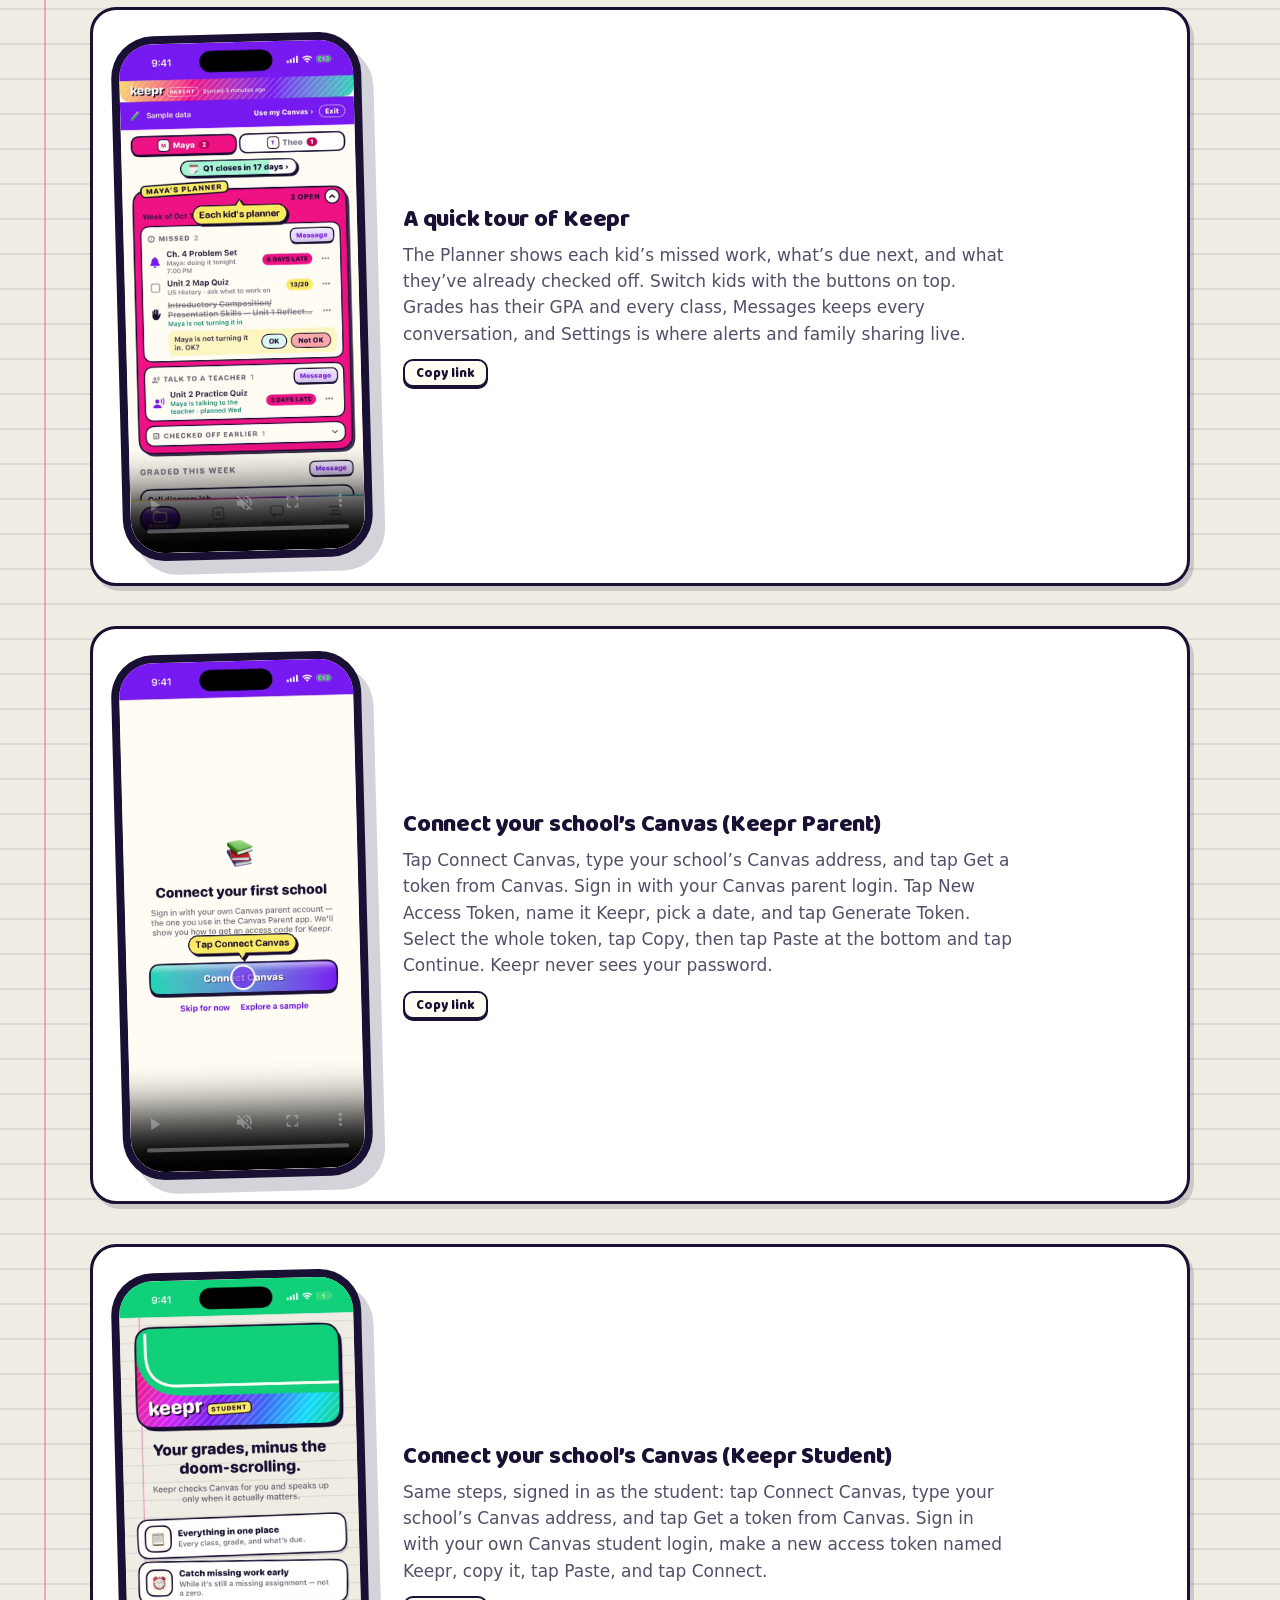
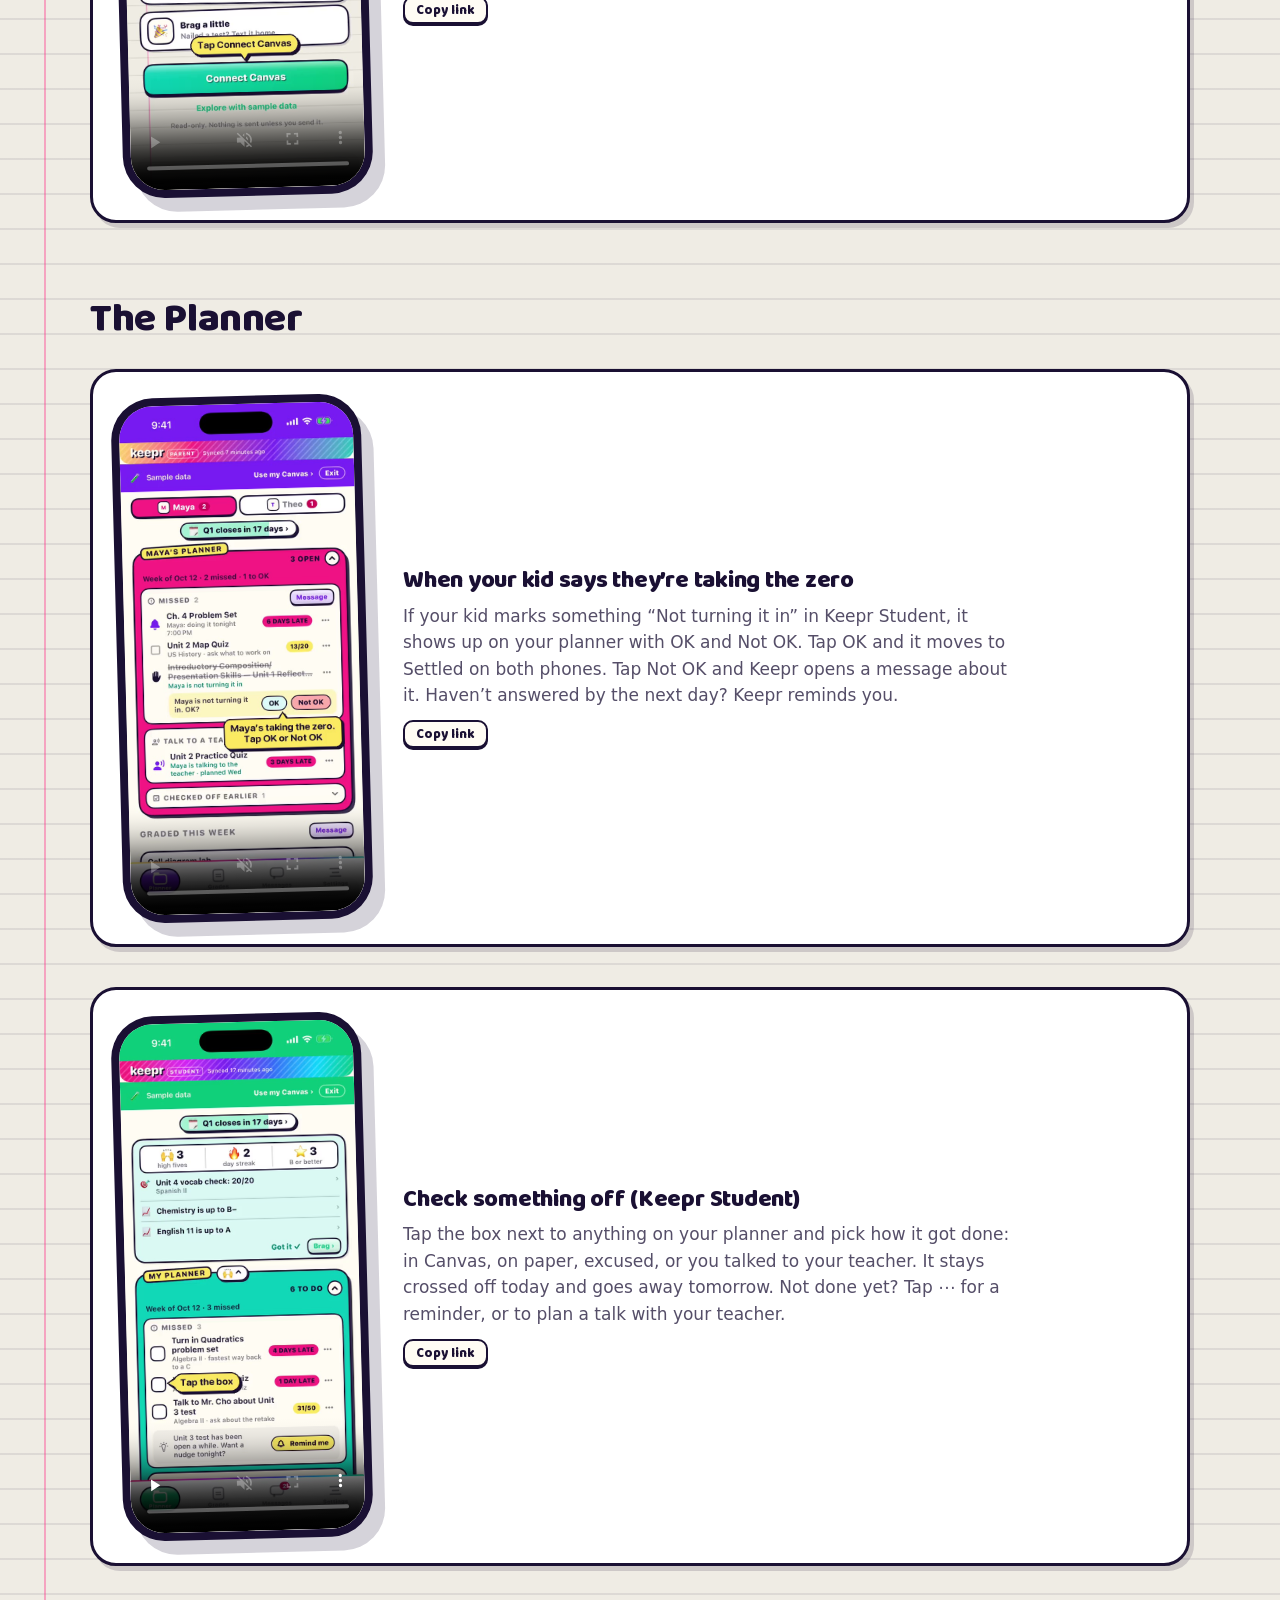
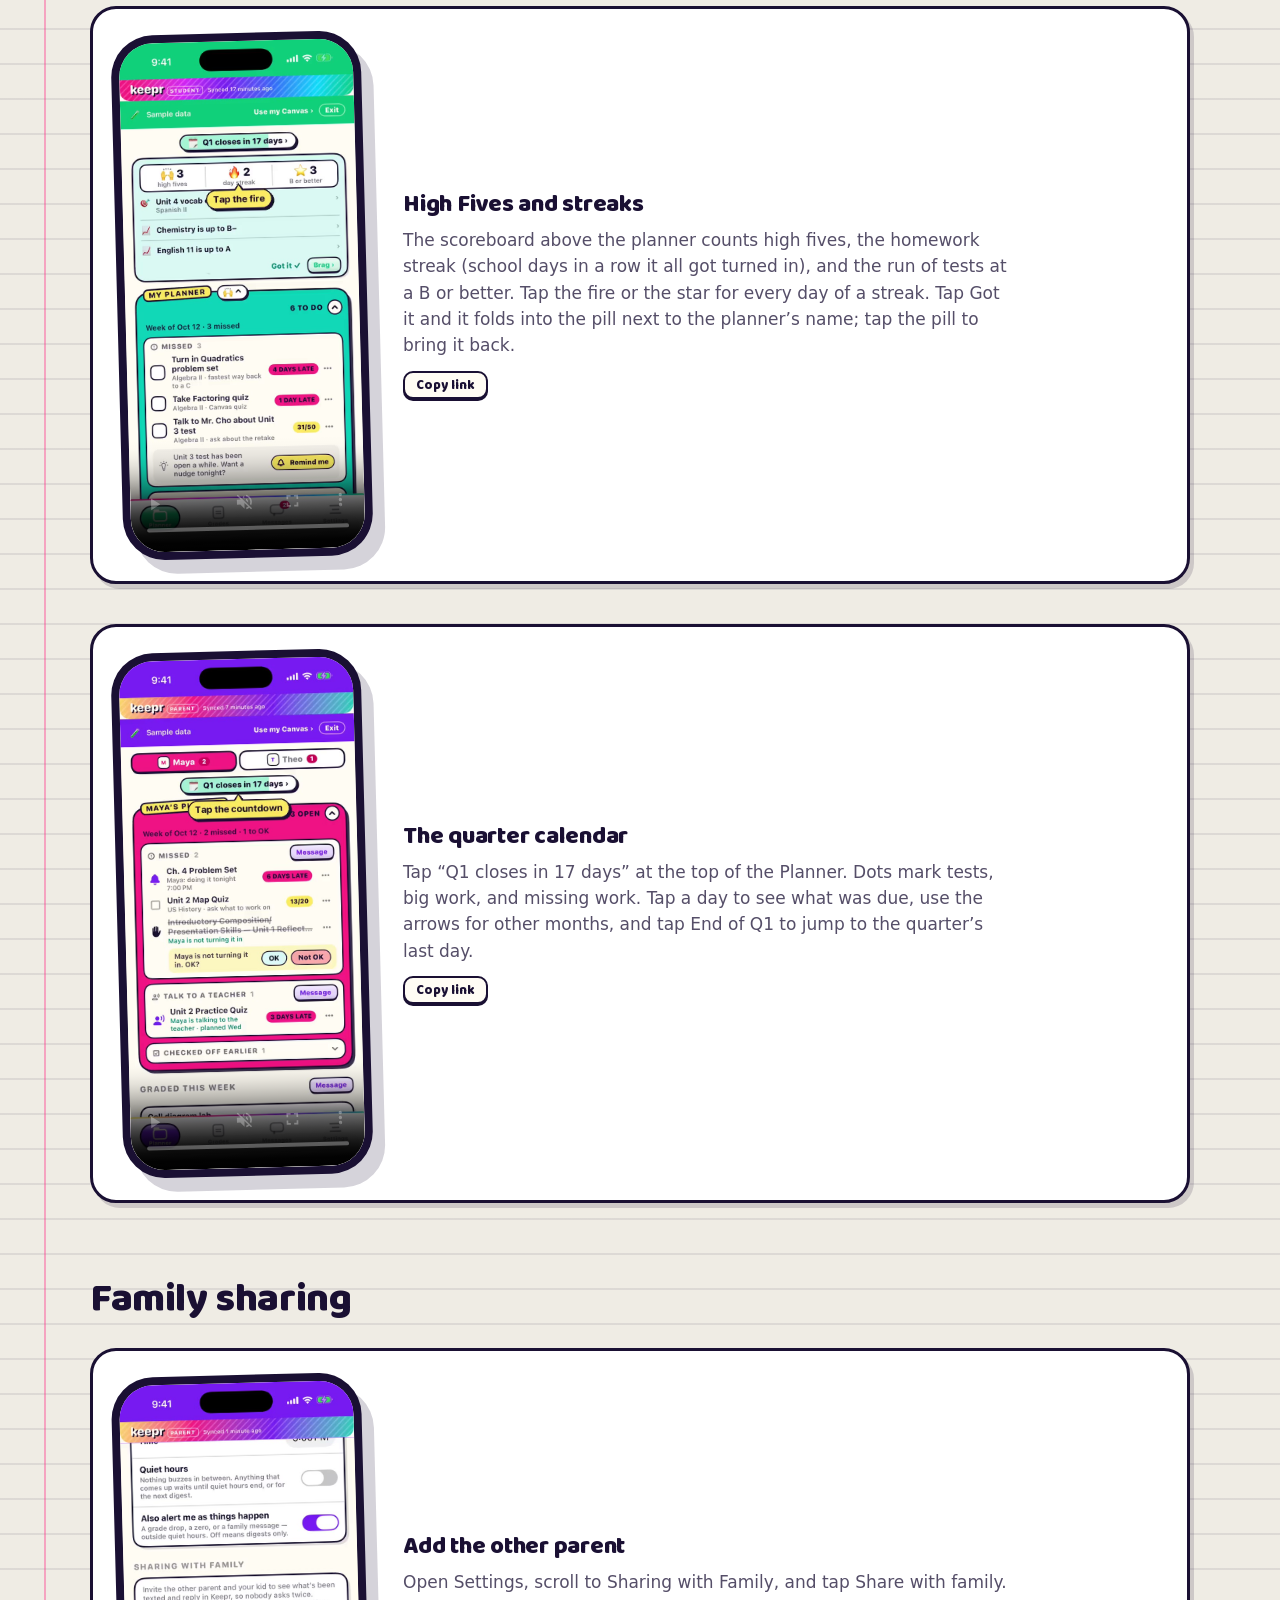
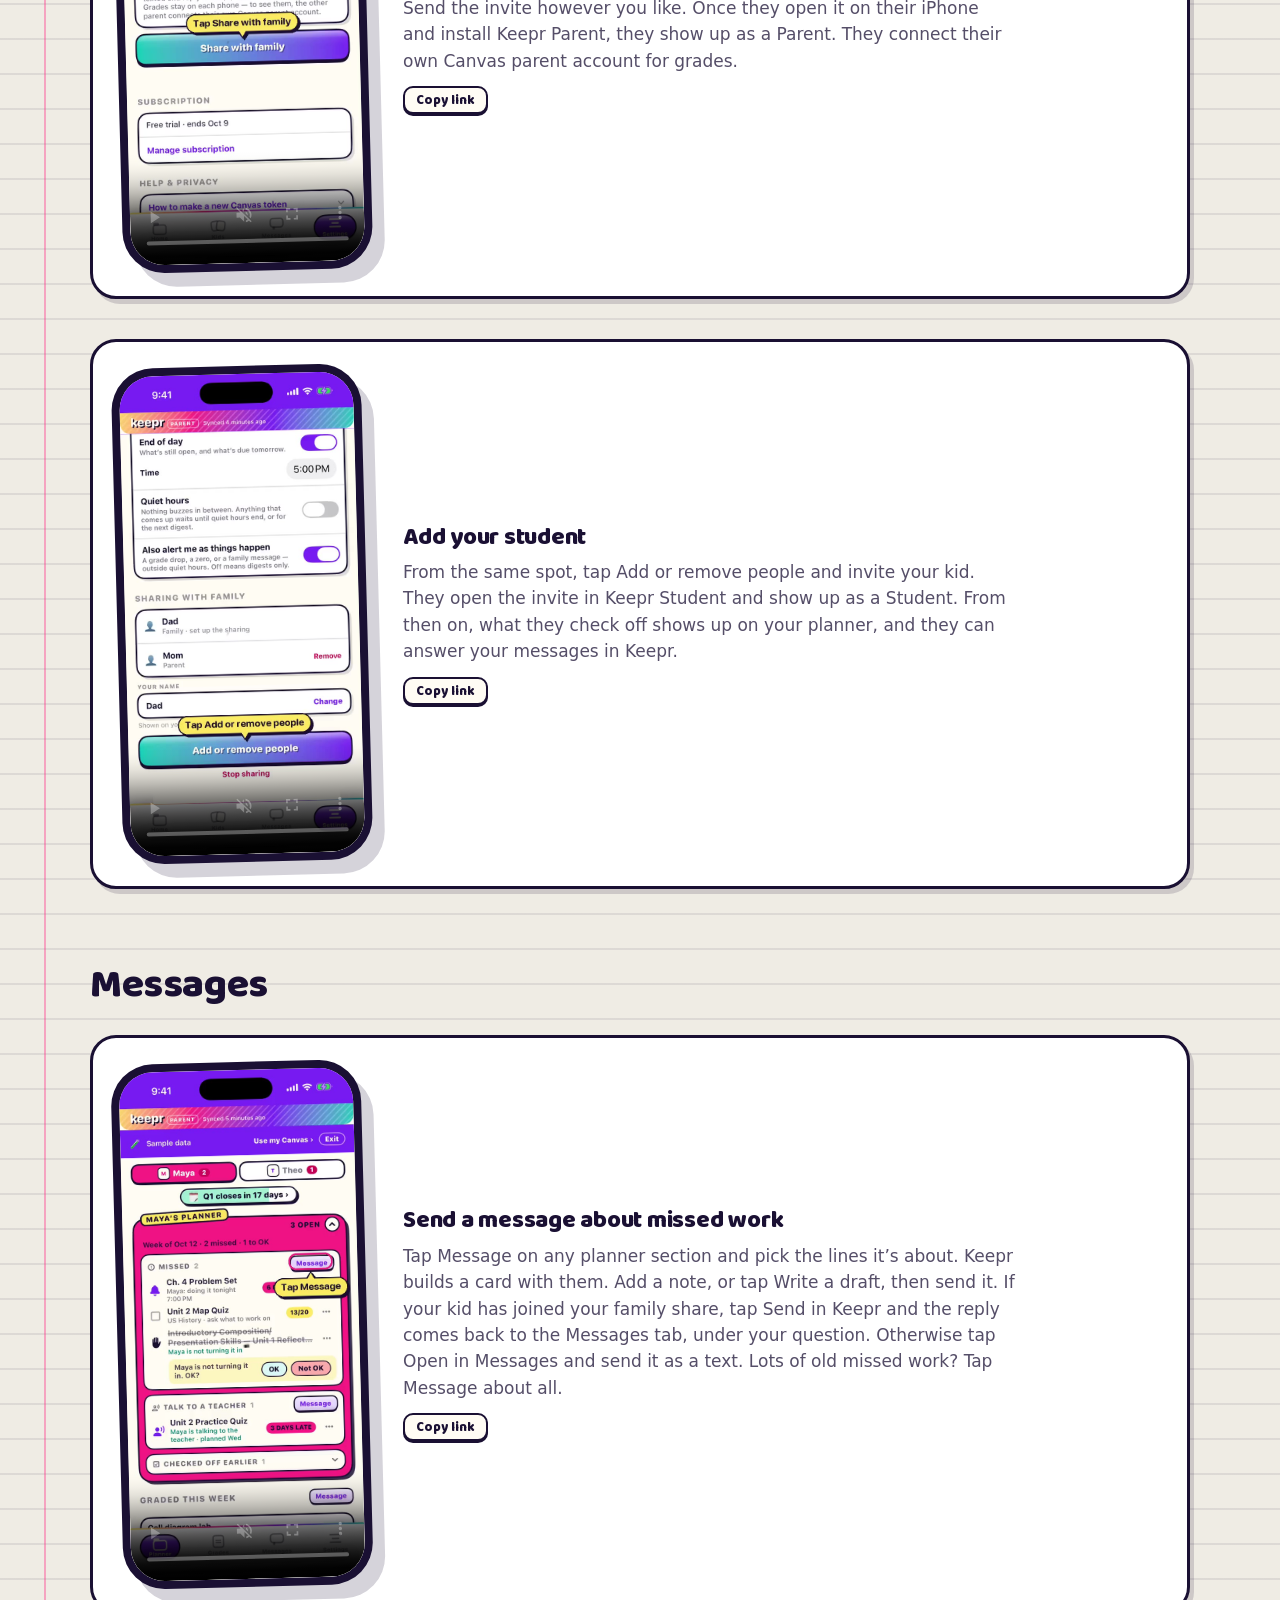
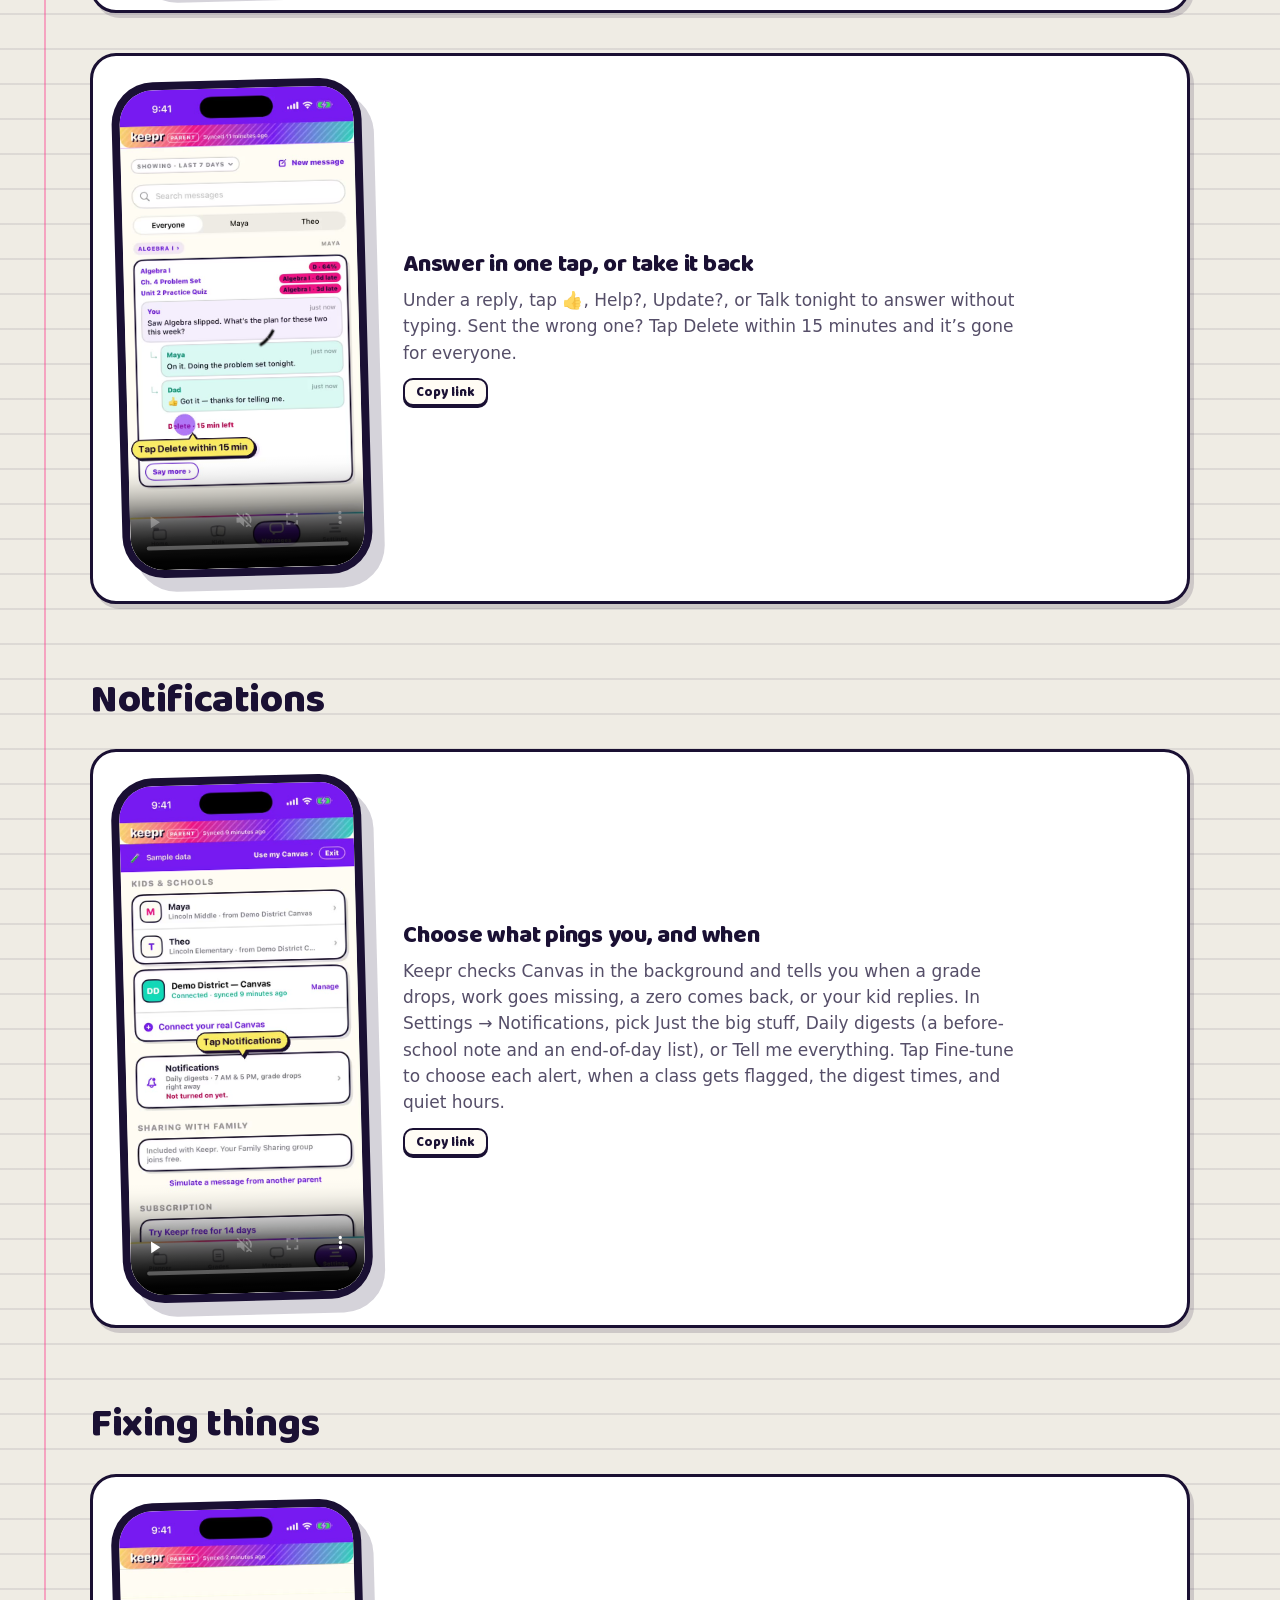
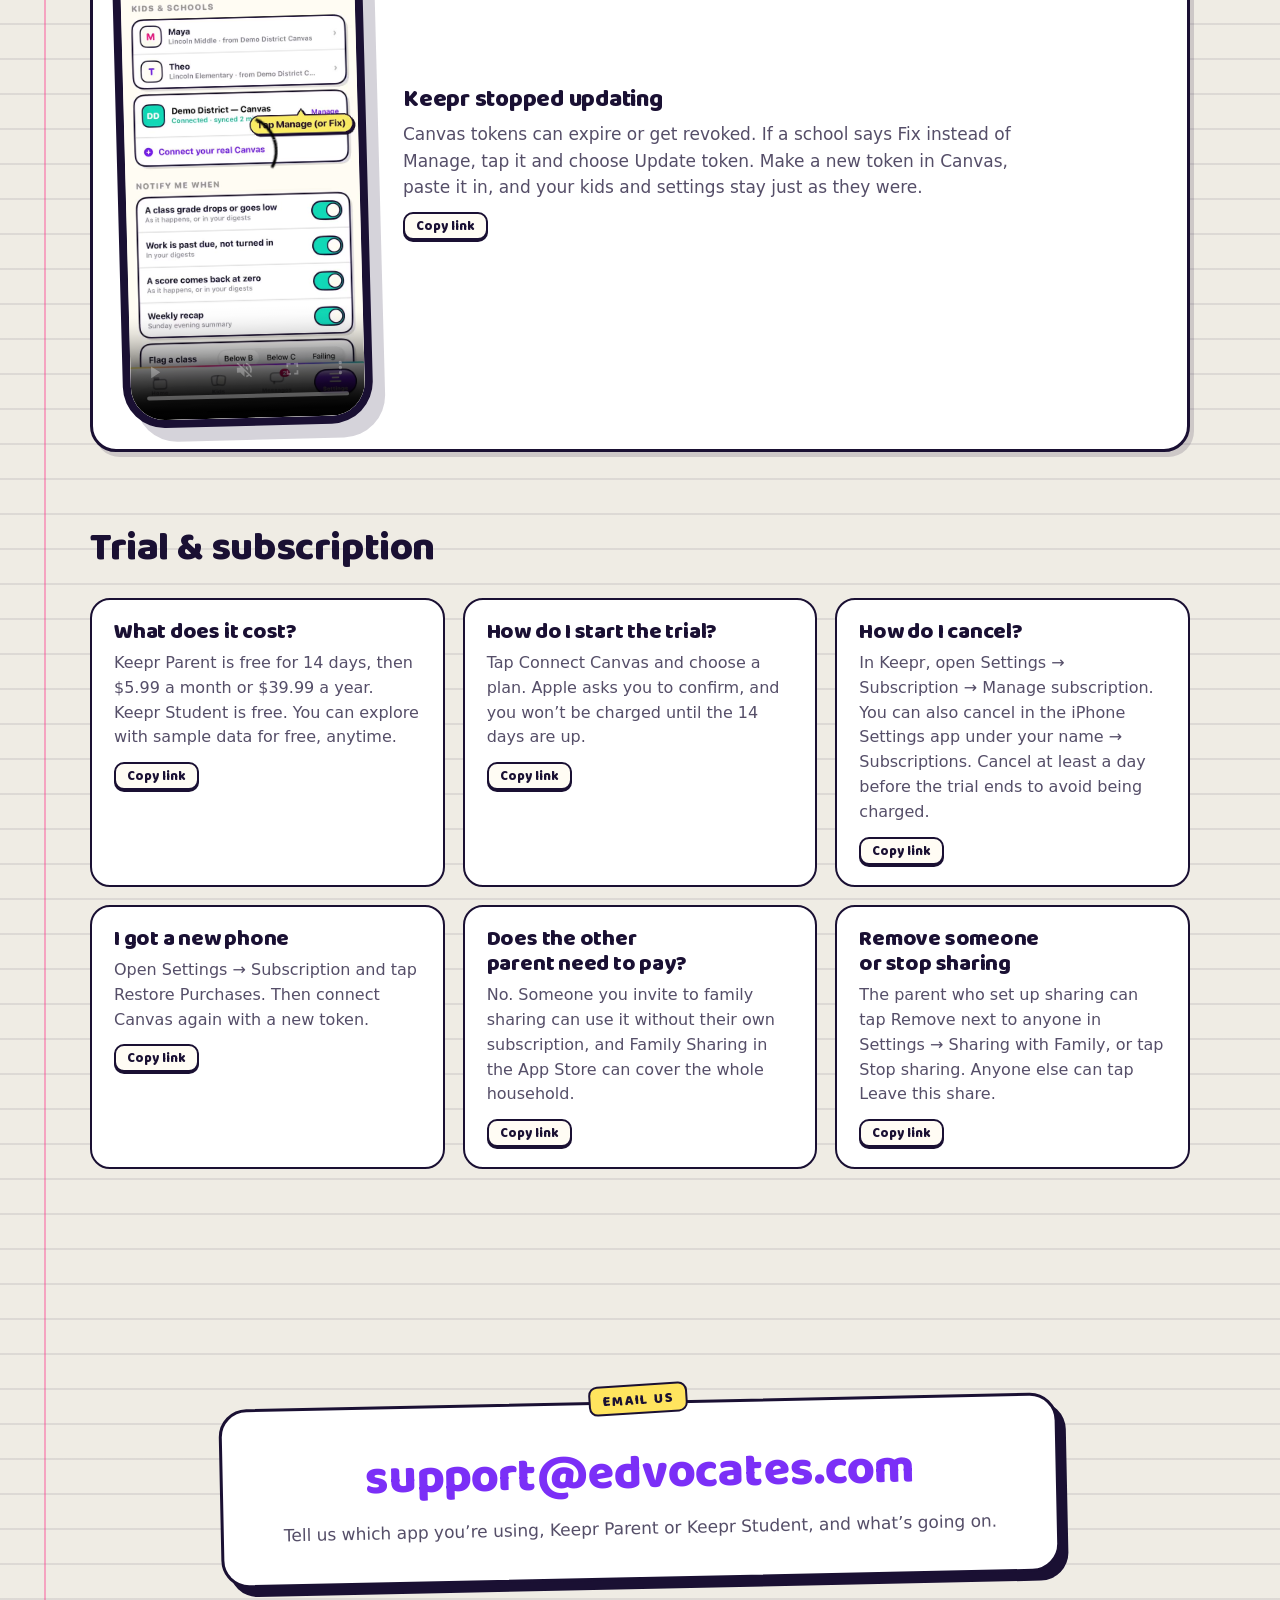
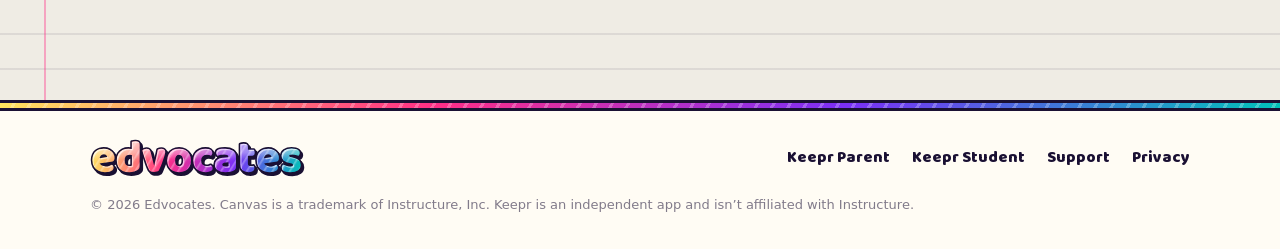
<file: public/support.html>
<!doctype html>
<html lang="en">
<head>
  <meta charset="utf-8">
  <meta name="viewport" content="width=device-width, initial-scale=1">
  <title>Support · Edvocates</title>
  <meta name="description" content="Get help with Keepr Parent or Keepr Student.">
  <link rel="canonical" href="https://edvocates.com/support">
  <meta name="theme-color" content="#1A1033">
  <link rel="icon" href="favicon.ico" sizes="32x32">
  <link rel="icon" href="favicon.svg" type="image/svg+xml">
  <link rel="preload" href="assets/fonts/baloo2-latin.woff2" as="font" type="font/woff2" crossorigin>
  <link rel="stylesheet" href="assets/site.css">
  <meta property="og:type" content="website">
  <meta property="og:site_name" content="Edvocates">
  <meta property="og:title" content="Support · Edvocates">
  <meta property="og:description" content="Get help with Keepr Parent or Keepr Student.">
  <meta property="og:url" content="https://edvocates.com/support">
  <meta property="og:image" content="https://edvocates.com/assets/img/og-image.png">
  <meta property="og:image:width" content="1200">
  <meta property="og:image:height" content="630">
  <meta name="twitter:card" content="summary_large_image">
  <!-- PostHog web analytics: page views only, kept in memory (no cookies or local storage). -->
  <script>
    !function(t,e){var o,n,p,r;e.__SV||(window.posthog=e,e._i=[],e.init=function(i,s,a){function g(t,e){var o=e.split(".");2==o.length&&(t=t[o[0]],e=o[1]),t[e]=function(){t.push([e].concat(Array.prototype.slice.call(arguments,0)))}}(p=t.createElement("script")).type="text/javascript",p.crossOrigin="anonymous",p.async=!0,p.src=s.api_host.replace(".i.posthog.com","-assets.i.posthog.com")+"/static/array.js",(r=t.getElementsByTagName("script")[0]).parentNode.insertBefore(p,r);var u=e;for(void 0!==a?u=e[a]=[]:a="posthog",u.people=u.people||[],u.toString=function(t){var e="posthog";return"posthog"!==a&&(e+="."+a),t||(e+=" (stub)"),e},u.people.toString=function(){return u.toString(1)+".people (stub)"},o="init capture register register_once unregister opt_out_capturing has_opted_out_capturing opt_in_capturing reset identify get_distinct_id".split(" "),n=0;n<o.length;n++)g(u,o[n]);e._i.push([i,s,a])},e.__SV=1)}(document,window.posthog||[]);
    posthog.init('phc_kYpqgbaCDJi4JeUQjfFLATJrvVNEmpqcBXWxJi4p8hLq', {
      api_host: 'https://us.i.posthog.com',
      persistence: 'memory',
      person_profiles: 'identified_only',
      disable_session_recording: true
    });
  </script>
</head>
<body>
  <a class="skip btn" href="#main">Skip to content</a>

  <header class="site-header">
    <div class="wrap">
      <a class="brand" href="/"><img src="assets/img/edvocates-logo.svg" alt="Edvocates"></a>
      <nav class="nav" aria-label="Main">
        <a href="/keepr-parent">Keepr Parent</a>
        <a href="/keepr-student">Keepr Student</a>
        <a href="/support" aria-current="page">Support</a>
      </nav>
    </div>
  </header>

  <main id="main">
    <section class="wrap support">
      <p class="eyebrow">Support</p>
      <h1>Need a hand?</h1>
      <p class="lede">Short how-to videos for the things people ask about most. Still stuck? Email us and a real person will help.</p>
      <nav class="howto-nav" aria-label="How-to topics">
        <a href="#questions">Questions</a>
        <a href="#start">Getting started</a>
        <a href="#planner">The Planner</a>
        <a href="#family">Family sharing</a>
        <a href="#messages">Messages</a>
        <a href="#alerts">Notifications</a>
        <a href="#fix">Fixing things</a>
      </nav>
      <div class="questions" id="questions">
        <h2 class="questions__title">Common questions</h2>
        <label class="vh" for="q-search">Search questions</label>
        <input class="questions__search" id="q-search" type="search" placeholder="Search, like “token” or “cancel”" autocomplete="off">
        <ul class="questions__list" id="q-list">
          <li><a href="#connect-parent" data-keys="set up sign in log in login token access token password start"><span class="q__text">How do I connect my school’s Canvas?</span><span class="q__tag q__tag--parent">Parent</span><span class="q__kind">▶ Video</span></a></li>
          <li><a href="#connect-student" data-keys="kid child set up sign in log in login token student account"><span class="q__text">How does my student connect Canvas?</span><span class="q__tag q__tag--student">Student</span><span class="q__kind">▶ Video</span></a></li>
          <li><a href="#tour" data-keys="tour tabs planner grades messages settings overview start"><span class="q__text">What’s where in Keepr?</span><span class="q__tag q__tag--parent">Parent</span><span class="q__kind">▶ Video</span></a></li>
          <li><a href="#taking-the-zero" data-keys="ok not ok zero not turning it in approve decline missed"><span class="q__text">My kid says they’re taking the zero. Now what?</span><span class="q__tag q__tag--parent">Parent</span><span class="q__kind">▶ Video</span></a></li>
          <li><a href="#check-off" data-keys="done turned in paper excused talked teacher checkbox remind"><span class="q__text">How do I check something off?</span><span class="q__tag q__tag--student">Student</span><span class="q__kind">▶ Video</span></a></li>
          <li><a href="#streaks" data-keys="fire star streak homework b or better scoreboard got it pill"><span class="q__text">What are High Fives and streaks?</span><span class="q__tag q__tag--both">Both</span><span class="q__kind">▶ Video</span></a></li>
          <li><a href="#calendar" data-keys="calendar countdown quarter end of q1 days left tests"><span class="q__text">How do I see the whole quarter?</span><span class="q__tag q__tag--both">Both</span><span class="q__kind">▶ Video</span></a></li>
          <li><a href="#add-parent" data-keys="co-parent coparent mom dad share family invite sharing"><span class="q__text">How do I add the other parent?</span><span class="q__tag q__tag--parent">Parent</span><span class="q__kind">▶ Video</span></a></li>
          <li><a href="#add-student" data-keys="kid child invite family sharing join student"><span class="q__text">How do I add my student?</span><span class="q__tag q__tag--parent">Parent</span><span class="q__kind">▶ Video</span></a></li>
          <li><a href="#message" data-keys="text send message card write a draft missed late"><span class="q__text">How do I message my kid about missed work?</span><span class="q__tag q__tag--parent">Parent</span><span class="q__kind">▶ Video</span></a></li>
          <li><a href="#one-tap" data-keys="reply thumbs up help update talk tonight delete undo"><span class="q__text">How do I answer fast, or delete a message?</span><span class="q__tag q__tag--both">Both</span><span class="q__kind">▶ Video</span></a></li>
          <li><a href="#notifications" data-keys="alerts digest quiet hours ping notify before school end of day"><span class="q__text">How do I change notifications?</span><span class="q__tag q__tag--parent">Parent</span><span class="q__kind">▶ Video</span></a></li>
          <li><a href="#fix-token" data-keys="fix update token expired revoked not syncing broken error"><span class="q__text">Keepr stopped updating. How do I fix it?</span><span class="q__tag q__tag--both">Both</span><span class="q__kind">▶ Video</span></a></li>
          <li><a href="#cost" data-keys="price subscription free trial month year pay"><span class="q__text">What does it cost?</span><span class="q__tag q__tag--parent">Parent</span><span class="q__kind">Answer</span></a></li>
          <li><a href="#start-trial" data-keys="trial subscribe subscription plan"><span class="q__text">How do I start the free trial?</span><span class="q__tag q__tag--parent">Parent</span><span class="q__kind">Answer</span></a></li>
          <li><a href="#cancel" data-keys="cancel subscription stop paying refund"><span class="q__text">How do I cancel?</span><span class="q__tag q__tag--parent">Parent</span><span class="q__kind">Answer</span></a></li>
          <li><a href="#new-phone" data-keys="new iphone restore purchases switch phone"><span class="q__text">I got a new phone.</span><span class="q__tag q__tag--both">Both</span><span class="q__kind">Answer</span></a></li>
          <li><a href="#other-parent-pay" data-keys="co-parent family sharing subscription pay"><span class="q__text">Does the other parent need to pay?</span><span class="q__tag q__tag--parent">Parent</span><span class="q__kind">Answer</span></a></li>
          <li><a href="#stop-sharing" data-keys="remove leave share stop sharing family"><span class="q__text">How do I remove someone or stop sharing?</span><span class="q__tag q__tag--parent">Parent</span><span class="q__kind">Answer</span></a></li>
        </ul>
        <p class="questions__none" id="q-none" hidden>No match. Email us at <a href="mailto:support@edvocates.com">support@edvocates.com</a> and we’ll help.</p>
      </div>
    </section>

    <section class="section section--tight" id="start" aria-labelledby="start-title">
      <div class="wrap">
        <h2 id="start-title" class="howto-title">Getting started</h2>
        <div class="howtos">
          <article class="howto" id="tour">
            <div class="phone phone--video"><video src="assets/video/tour.mp4" poster="assets/video/tour.jpg" width="600" height="1304" muted loop playsinline controls preload="none" aria-label="Video: A quick tour of Keepr"></video></div>
            <div class="howto__text"><h3>A quick tour of Keepr</h3><p>The Planner shows each kid’s missed work, what’s due next, and what they’ve already checked off. Switch kids with the buttons on top. Grades has their GPA and every class, Messages keeps every conversation, and Settings is where alerts and family sharing live.</p></div>
          </article>
          <article class="howto" id="connect-parent">
            <div class="phone phone--video"><video src="assets/video/connect.mp4" poster="assets/video/connect.jpg" width="600" height="1304" muted loop playsinline controls preload="none" aria-label="Video: Connect your school’s Canvas in Keepr Parent"></video></div>
            <div class="howto__text"><h3>Connect your school’s Canvas (Keepr Parent)</h3><p>Tap Connect Canvas, type your school’s Canvas address, and tap Get a token from Canvas. Sign in with your Canvas parent login. Tap New Access Token, name it Keepr, pick a date, and tap Generate Token. Select the whole token, tap Copy, then tap Paste at the bottom and tap Continue. Keepr never sees your password.</p></div>
          </article>
          <article class="howto" id="connect-student">
            <div class="phone phone--video"><video src="assets/video/connect-student.mp4" poster="assets/video/connect-student.jpg" width="600" height="1304" muted loop playsinline controls preload="none" aria-label="Video: Connect your school’s Canvas in Keepr Student"></video></div>
            <div class="howto__text"><h3>Connect your school’s Canvas (Keepr Student)</h3><p>Same steps, signed in as the student: tap Connect Canvas, type your school’s Canvas address, and tap Get a token from Canvas. Sign in with your own Canvas student login, make a new access token named Keepr, copy it, tap Paste, and tap Connect.</p></div>
          </article>
        </div>
      </div>
    </section>

    <section class="section section--tight" id="planner" aria-labelledby="planner-title">
      <div class="wrap">
        <h2 id="planner-title" class="howto-title">The Planner</h2>
        <div class="howtos">
          <article class="howto" id="taking-the-zero">
            <div class="phone phone--video"><video src="assets/video/takezero.mp4" poster="assets/video/takezero.jpg" width="600" height="1304" muted loop playsinline controls preload="none" aria-label="Video: When your kid says they’re taking the zero"></video></div>
            <div class="howto__text"><h3>When your kid says they’re taking the zero</h3><p>If your kid marks something “Not turning it in” in Keepr Student, it shows up on your planner with OK and Not OK. Tap OK and it moves to Settled on both phones. Tap Not OK and Keepr opens a message about it. Haven’t answered by the next day? Keepr reminds you.</p></div>
          </article>
          <article class="howto" id="check-off">
            <div class="phone phone--video"><video src="assets/video/checkoff.mp4" poster="assets/video/checkoff.jpg" width="600" height="1304" muted loop playsinline controls preload="none" aria-label="Video: Check something off in Keepr Student"></video></div>
            <div class="howto__text"><h3>Check something off (Keepr Student)</h3><p>Tap the box next to anything on your planner and pick how it got done: in Canvas, on paper, excused, or you talked to your teacher. It stays crossed off today and goes away tomorrow. Not done yet? Tap ⋯ for a reminder, or to plan a talk with your teacher.</p></div>
          </article>
          <article class="howto" id="streaks">
            <div class="phone phone--video"><video src="assets/video/streaks.mp4" poster="assets/video/streaks.jpg" width="600" height="1304" muted loop playsinline controls preload="none" aria-label="Video: High Fives and streaks"></video></div>
            <div class="howto__text"><h3>High Fives and streaks</h3><p>The scoreboard above the planner counts high fives, the homework streak (school days in a row it all got turned in), and the run of tests at a B or better. Tap the fire or the star for every day of a streak. Tap Got it and it folds into the pill next to the planner’s name; tap the pill to bring it back.</p></div>
          </article>
          <article class="howto" id="calendar">
            <div class="phone phone--video"><video src="assets/video/calendar.mp4" poster="assets/video/calendar.jpg" width="600" height="1304" muted loop playsinline controls preload="none" aria-label="Video: The quarter calendar"></video></div>
            <div class="howto__text"><h3>The quarter calendar</h3><p>Tap “Q1 closes in 17 days” at the top of the Planner. Dots mark tests, big work, and missing work. Tap a day to see what was due, use the arrows for other months, and tap End of Q1 to jump to the quarter’s last day.</p></div>
          </article>
        </div>
      </div>
    </section>

    <section class="section section--tight" id="family" aria-labelledby="family-title">
      <div class="wrap">
        <h2 id="family-title" class="howto-title">Family sharing</h2>
        <div class="howtos">
          <article class="howto" id="add-parent">
            <div class="phone phone--video"><video src="assets/video/coparent.mp4" poster="assets/video/coparent.jpg" width="600" height="1232" muted loop playsinline controls preload="none" aria-label="Video: Add the other parent"></video></div>
            <div class="howto__text"><h3>Add the other parent</h3><p>Open Settings, scroll to Sharing with Family, and tap Share with family. Send the invite however you like. Once they open it on their iPhone and install Keepr Parent, they show up as a Parent. They connect their own Canvas parent account for grades.</p></div>
          </article>
          <article class="howto" id="add-student">
            <div class="phone phone--video"><video src="assets/video/addstudent.mp4" poster="assets/video/addstudent.jpg" width="600" height="1232" muted loop playsinline controls preload="none" aria-label="Video: Add your student"></video></div>
            <div class="howto__text"><h3>Add your student</h3><p>From the same spot, tap Add or remove people and invite your kid. They open the invite in Keepr Student and show up as a Student. From then on, what they check off shows up on your planner, and they can answer your messages in Keepr.</p></div>
          </article>
        </div>
      </div>
    </section>

    <section class="section section--tight" id="messages" aria-labelledby="messages-title">
      <div class="wrap">
        <h2 id="messages-title" class="howto-title">Messages</h2>
        <div class="howtos">
          <article class="howto" id="message">
            <div class="phone phone--video"><video src="assets/video/text.mp4" poster="assets/video/text.jpg" width="600" height="1304" muted loop playsinline controls preload="none" aria-label="Video: Send a message about missed work"></video></div>
            <div class="howto__text"><h3>Send a message about missed work</h3><p>Tap Message on any planner section and pick the lines it’s about. Keepr builds a card with them. Add a note, or tap Write a draft, then send it. If your kid has joined your family share, tap Send in Keepr and the reply comes back to the Messages tab, under your question. Otherwise tap Open in Messages and send it as a text. Lots of old missed work? Tap Message about all.</p></div>
          </article>
          <article class="howto" id="one-tap">
            <div class="phone phone--video"><video src="assets/video/onetap.mp4" poster="assets/video/onetap.jpg" width="600" height="1232" muted loop playsinline controls preload="none" aria-label="Video: Answer in one tap, or take it back"></video></div>
            <div class="howto__text"><h3>Answer in one tap, or take it back</h3><p>Under a reply, tap 👍, Help?, Update?, or Talk tonight to answer without typing. Sent the wrong one? Tap Delete within 15 minutes and it’s gone for everyone.</p></div>
          </article>
        </div>
      </div>
    </section>

    <section class="section section--tight" id="alerts" aria-labelledby="alerts-title">
      <div class="wrap">
        <h2 id="alerts-title" class="howto-title">Notifications</h2>
        <div class="howtos">
          <article class="howto" id="notifications">
            <div class="phone phone--video"><video src="assets/video/alerts.mp4" poster="assets/video/alerts.jpg" width="600" height="1304" muted loop playsinline controls preload="none" aria-label="Video: Choose what pings you, and when"></video></div>
            <div class="howto__text"><h3>Choose what pings you, and when</h3><p>Keepr checks Canvas in the background and tells you when a grade drops, work goes missing, a zero comes back, or your kid replies. In Settings → Notifications, pick Just the big stuff, Daily digests (a before-school note and an end-of-day list), or Tell me everything. Tap Fine-tune to choose each alert, when a class gets flagged, the digest times, and quiet hours.</p></div>
          </article>
        </div>
      </div>
    </section>

    <section class="section section--tight" id="fix" aria-labelledby="fix-title">
      <div class="wrap">
        <h2 id="fix-title" class="howto-title">Fixing things</h2>
        <div class="howtos">
          <article class="howto" id="fix-token">
            <div class="phone phone--video"><video src="assets/video/fix.mp4" poster="assets/video/fix.jpg" width="600" height="1304" muted loop playsinline controls preload="none" aria-label="Video: Keepr stopped updating"></video></div>
            <div class="howto__text"><h3>Keepr stopped updating</h3><p>Canvas tokens can expire or get revoked. If a school says Fix instead of Manage, tap it and choose Update token. Make a new token in Canvas, paste it in, and your kids and settings stay just as they were.</p></div>
          </article>
        </div>
      </div>
    </section>

    <section class="section section--tight" id="billing" aria-labelledby="billing-title">
      <div class="wrap">
        <h2 id="billing-title" class="howto-title">Trial &amp; subscription</h2>
        <div class="faq">
          <div class="faq__item" id="cost"><h3>What does it cost?</h3><p>Keepr Parent is free for 14 days, then $5.99 a month or $39.99 a year. Keepr Student is free. You can explore with sample data for free, anytime.</p></div>
          <div class="faq__item" id="start-trial"><h3>How do I start the trial?</h3><p>Tap Connect Canvas and choose a plan. Apple asks you to confirm, and you won’t be charged until the 14 days are up.</p></div>
          <div class="faq__item" id="cancel"><h3>How do I cancel?</h3><p>In Keepr, open Settings → Subscription → Manage subscription. You can also cancel in the iPhone Settings app under your name → Subscriptions. Cancel at least a day before the trial ends to avoid being charged.</p></div>
          <div class="faq__item" id="new-phone"><h3>I got a new phone</h3><p>Open Settings → Subscription and tap Restore Purchases. Then connect Canvas again with a new token.</p></div>
          <div class="faq__item" id="other-parent-pay"><h3>Does the other parent need to pay?</h3><p>No. Someone you invite to family sharing can use it without their own subscription, and Family Sharing in the App Store can cover the whole household.</p></div>
          <div class="faq__item" id="stop-sharing"><h3>Remove someone or stop sharing</h3><p>The parent who set up sharing can tap Remove next to anyone in Settings → Sharing with Family, or tap Stop sharing. Anyone else can tap Leave this share.</p></div>
        </div>
      </div>
    </section>

    <section class="section support" aria-labelledby="email-title">
      <div class="wrap">
        <h2 id="email-title" class="vh">Email support</h2>
        <div class="support-card">
          <span class="label">Email us</span>
          <a class="support-email" href="mailto:support@edvocates.com">support@edvocates.com</a>
          <p>Tell us which app you’re using, Keepr Parent or Keepr Student, and what’s going on.</p>
        </div>
      </div>
    </section>
  </main>
  <script>
    // Search the question list.
    (function () {
      var input = document.getElementById('q-search'), items = document.querySelectorAll('#q-list li'), none = document.getElementById('q-none');
      if (!input) return;
      input.addEventListener('input', function () {
        var words = input.value.toLowerCase().split(/\s+/).filter(Boolean), shown = 0;
        items.forEach(function (li) {
          var a = li.firstElementChild, hay = (a.textContent + ' ' + a.dataset.keys).toLowerCase().replace(/[’']/g, '');
          var hit = words.every(function (w) { return hay.indexOf(w.replace(/[’']/g, '')) !== -1; });
          li.hidden = !hit; if (hit) shown++;
        });
        none.hidden = shown > 0;
      });
    })();

    // A link to one how-to (/support#connect-student): flash it and play its video.
    (function () {
      function open() {
        var el = location.hash && document.getElementById(location.hash.slice(1));
        if (!el || !el.matches('.howto, .faq__item')) return;
        el.classList.remove('is-linked'); void el.offsetWidth; el.classList.add('is-linked');
        var v = el.querySelector('video');
        if (v) { v.preload = 'auto'; v.currentTime = 0; v.play().catch(function () {}); }
      }
      window.addEventListener('hashchange', open);
      if (document.readyState === 'loading') document.addEventListener('DOMContentLoaded', open); else open();
    })();

    // A "Copy link" chip on each how-to and answer, for sending someone straight to it.
    (function () {
      if (!navigator.clipboard) return;
      document.querySelectorAll('.howto[id] .howto__text, .faq__item[id]').forEach(function (box) {
        var id = box.closest('[id]').id, b = document.createElement('button');
        b.type = 'button'; b.className = 'copy-link'; b.textContent = 'Copy link';
        b.setAttribute('aria-label', 'Copy a link to this');
        b.addEventListener('click', function () {
          navigator.clipboard.writeText(location.origin + location.pathname + '#' + id).then(function () {
            b.textContent = 'Copied ✓'; setTimeout(function () { b.textContent = 'Copy link'; }, 1600);
          });
        });
        box.appendChild(b);
      });
    })();

    // Play a how-to while it's on screen, pause it when it scrolls away.
    (function () {
      var videos = document.querySelectorAll('.howto video');
      if (!('IntersectionObserver' in window) || matchMedia('(prefers-reduced-motion: reduce)').matches) return;
      var io = new IntersectionObserver(function (entries) {
        entries.forEach(function (e) {
          if (e.isIntersecting) { e.target.preload = 'auto'; e.target.play().catch(function () {}); }
          else e.target.pause();
        });
      }, { threshold: 0.6 });
      videos.forEach(function (v) { io.observe(v); });
    })();
  </script>

  <footer class="site-footer">
    <div class="wrap">
      <a class="foot-brand" href="/"><img src="assets/img/edvocates-logo.svg" alt="Edvocates"></a>
      <nav class="foot-links" aria-label="Footer">
        <a href="/keepr-parent">Keepr Parent</a>
        <a href="/keepr-student">Keepr Student</a>
        <a href="/support">Support</a>
        <a href="/privacy">Privacy</a>
      </nav>
      <p class="fine">© 2026 Edvocates. Canvas is a trademark of Instructure, Inc. Keepr is an independent app and isn’t affiliated with Instructure.</p>
    </div>
  </footer>
</body>
</html>
</file>
<file: assets/site.css>
/* edvocates.com — one stylesheet for every page.
   The look comes straight from the Keepr apps: ruled notebook paper, chunky
   ink-outlined stickers with hard offset shadows, holo foil, and Baloo 2 for
   anything that should feel puffy. */

@font-face {
  font-family: "Baloo 2";
  src: url("fonts/baloo2-latin.woff2") format("woff2");
  font-weight: 600 800;
  font-style: normal;
  font-display: swap;
  unicode-range: U+0000-00FF, U+0131, U+0152-0153, U+02BB-02BC, U+02C6, U+02DA, U+02DC, U+0304, U+0308, U+0329, U+2000-206F, U+20AC, U+2122, U+2191, U+2193, U+2212, U+2215, U+FEFF, U+FFFD;
}

:root {
  --ink: #1A1033;
  --ink-70: rgba(26, 16, 51, .74);
  --ink-50: rgba(26, 16, 51, .55);
  --pink: #FF2E86;
  --purple: #7B2FF7;
  --teal: #00C2B8;
  --yellow: #FFE45E;
  --cream: #FFFCF4;
  --canvas: #EFECE4;
  --green: #00B87A;

  /* Keepr Parent's foil, and Keepr Student's (the stops from its app icon). */
  --holo: linear-gradient(120deg, #FFE45E 0%, #FF2E86 34%, #7B2FF7 66%, #00C2B8 100%);
  --holo-student: linear-gradient(120deg, #FF2E86 8%, #E040FB 28%, #7B2FF7 46%, #2F6BFF 64%, #00C8FF 82%, #00B87A 100%);
  --stripes: repeating-linear-gradient(120deg, rgba(255, 255, 255, 0) 0 11px, rgba(255, 255, 255, .24) 11px 14px);

  --accent: var(--pink);
  --accent-text: var(--ink);
  --foil: var(--holo);

  --display: "Baloo 2", ui-rounded, "SF Pro Rounded", system-ui, sans-serif;
  --body: -apple-system, BlinkMacSystemFont, "Segoe UI", system-ui, Roboto, "Helvetica Neue", Arial, sans-serif;

  --line: 3px solid var(--ink);
  --shadow: 6px 6px 0 var(--ink);
  --shadow-soft: 4px 5px 0 rgba(26, 16, 51, .16);

  color-scheme: light;
}

.theme-parent { --accent: var(--purple); --accent-text: var(--cream); --foil: var(--holo); }
.theme-student { --accent: var(--green); --accent-text: var(--ink); --foil: var(--holo-student); }

/* ---------- base ---------- */

*, *::before, *::after { box-sizing: border-box; }

html { -webkit-text-size-adjust: 100%; text-size-adjust: 100%; }

body {
  --margin-x: 44px;
  margin: 0;
  min-height: 100vh;
  display: flex;
  flex-direction: column;
  font: 500 17px/1.55 var(--body);
  color: var(--ink);
  background-color: var(--canvas);
  /* notebook paper: a pink margin rule over faint ink lines */
  background-image:
    linear-gradient(90deg, transparent 0 var(--margin-x), rgba(255, 46, 134, .38) var(--margin-x) calc(var(--margin-x) + 2px), transparent calc(var(--margin-x) + 2px)),
    repeating-linear-gradient(180deg, transparent 0 33px, rgba(26, 16, 51, .085) 33px 35px);
}

/* the foil strip across the very top of every page */
body::before {
  content: "";
  display: block;
  height: 12px;
  background: var(--stripes), var(--foil);
  border-bottom: var(--line);
}

img, svg { max-width: 100%; height: auto; display: block; }

a { color: var(--purple); text-decoration-thickness: 2px; text-underline-offset: 3px; }
a:hover { color: var(--pink); }

:focus-visible { outline: 3px solid var(--purple); outline-offset: 4px; border-radius: 8px; }

h1, h2, h3 {
  margin: 0;
  font-family: var(--display);
  font-weight: 800;
  line-height: 1.04;
  letter-spacing: -.01em;
  text-wrap: balance;
}
h1 { font-size: clamp(40px, 6.2vw, 70px); }
h2 { font-size: clamp(32px, 4.4vw, 50px); }
h3 { font-size: 22px; line-height: 1.15; }

p { margin: 0; }

.wrap { width: min(1100px, 100% - 48px); margin-inline: auto; }
main { flex: 1; }
.section { padding-block: clamp(40px, 6vw, 76px); }
.section--tight { padding-top: 0; }

.lede { font-size: clamp(18px, 2vw, 21px); color: var(--ink-70); max-width: 34em; text-wrap: pretty; }
.center { text-align: center; }
.center .lede { margin-inline: auto; }
.center .perks { margin-inline: auto; text-align: left; }
h2 + .lede { margin-top: 14px; }

.eyebrow {
  margin: 0 0 12px;
  font: 800 15px/1 var(--display);
  letter-spacing: .12em;
  text-transform: uppercase;
  color: var(--ink-50);
}

.nowrap { white-space: nowrap; }

.vh {
  position: absolute !important;
  width: 1px; height: 1px;
  overflow: hidden;
  clip: rect(0 0 0 0);
  white-space: nowrap;
}

.skip {
  position: absolute;
  left: 16px; top: -100px;
  z-index: 10;
}
.skip:focus { top: 22px; }

/* ---------- stickers, labels, buttons ---------- */

.label {
  display: inline-block;
  padding: 7px 12px 5px;
  font: 800 14px/1 var(--display);
  letter-spacing: .1em;
  text-transform: uppercase;
  color: var(--ink);
  background: var(--yellow);
  border: 2.5px solid var(--ink);
  border-radius: 9px;
  rotate: -2.5deg;
}

.emo {
  flex: none;
  display: grid;
  place-items: center;
  width: 50px; height: 50px;
  font-size: 25px;
  line-height: 1;
  background: var(--cream);
  border: 2.5px solid var(--ink);
  border-radius: 14px;
}

.btn {
  display: inline-flex;
  align-items: center;
  justify-content: center;
  gap: 10px;
  padding: 15px 22px 13px;
  font: 800 19px/1 var(--display);
  color: var(--ink);
  text-decoration: none;
  background: var(--cream);
  border: var(--line);
  border-radius: 16px;
  box-shadow: 0 5px 0 var(--ink);
  transition: transform .12s ease, box-shadow .12s ease;
}
.btn:hover { color: inherit; transform: translateY(-2px); box-shadow: 0 7px 0 var(--ink); }
.btn:active { transform: translateY(3px); box-shadow: 0 2px 0 var(--ink); }
.btn--parent { background: var(--purple); color: var(--cream); }
.btn--student { background: var(--green); color: var(--ink); }
.btn--parent:hover { color: var(--cream); }
.btn--student:hover { color: var(--ink); }

/* Stand-in until the App Store listing is live. */
.btn--soon { cursor: default; background: #fff; }
.btn--soon:hover, .btn--soon:active { transform: none; box-shadow: 0 5px 0 var(--ink); }
.btn--soon .label { font-size: 12px; padding: 5px 8px 3px; }

/* ---------- header ---------- */

.site-header { padding-block: 20px; }
.site-header .wrap {
  display: flex;
  flex-wrap: wrap;
  align-items: center;
  justify-content: space-between;
  gap: 16px 24px;
}
/* The home page leads with the big wordmark, so its header is just the nav. */
.site-header--home .wrap { justify-content: flex-end; }

.brand { display: inline-flex; border-radius: 14px; }
.brand img { width: auto; height: 56px; }

.nav { display: flex; flex-wrap: wrap; gap: 10px; }
.nav a {
  padding: 10px 14px 8px;
  font: 800 16px/1 var(--display);
  color: var(--ink);
  text-decoration: none;
  background: var(--cream);
  border: 2.5px solid var(--ink);
  border-radius: 12px;
  box-shadow: 0 3px 0 var(--ink);
  transition: transform .12s ease, box-shadow .12s ease;
}
.nav a:hover { color: var(--ink); transform: translateY(-2px); box-shadow: 0 5px 0 var(--ink); }
.nav a:active { transform: translateY(2px); box-shadow: 0 1px 0 var(--ink); }
.nav a[aria-current="page"] { background: var(--accent); color: var(--accent-text); }

/* ---------- home hero ---------- */

.hero {
  position: relative;
  padding-block: clamp(12px, 3vw, 36px) clamp(52px, 8vw, 96px);
  text-align: center;
}
.hero > .wrap { position: relative; z-index: 1; }
.hero__logo { width: min(720px, 100%); margin: 0 auto clamp(26px, 4.5vw, 44px); }
.hero h1 { max-width: 12em; margin-inline: auto; }
.hero .lede { margin: 20px auto 0; }
.hero__cta { display: flex; flex-wrap: wrap; justify-content: center; gap: 16px 18px; margin-top: 34px; }

.confetti { position: absolute; inset: 0; z-index: 0; overflow: hidden; pointer-events: none; }
.confetti svg {
  position: absolute;
  width: var(--w, 56px);
  animation: bob var(--t, 7s) ease-in-out infinite;
}
@keyframes bob {
  0%, 100% { transform: translateY(0) rotate(var(--r, 0deg)); }
  50% { transform: translateY(-12px) rotate(calc(var(--r, 0deg) + 8deg)); }
}
.c1 { --w: 100px; --r: -10deg; --t: 7s; top: 5%; left: 4%; }
.c2 { --w: 66px; --r: 12deg; --t: 8s; top: 7%; right: 6%; }
.c3 { --w: 72px; --t: 9s; top: 47%; left: 3%; }
.c4 { --w: 62px; --t: 6.5s; top: 60%; right: 3%; }
.c5 { --w: 60px; --r: 8deg; --t: 7.5s; top: 33%; right: 5%; }
.c6 { --w: 112px; --r: -6deg; --t: 8.5s; bottom: 6%; right: 11%; }
.c7 { --w: 54px; --r: 20deg; --t: 6s; bottom: 11%; left: 10%; }

/* ---------- home: the two app folders ---------- */

.apps {
  display: grid;
  grid-template-columns: repeat(auto-fit, minmax(min(100%, 440px), 1fr));
  gap: 48px 40px;
  margin-top: 44px;
}

.folder { display: flex; flex-direction: column; }
.folder__tab {
  align-self: flex-start;
  margin-left: 24px;
  padding: 11px 18px 8px;
  font: 800 15px/1 var(--display);
  letter-spacing: .1em;
  text-transform: uppercase;
  color: var(--accent-text);
  background: var(--accent);
  border: var(--line);
  border-bottom: 0;
  border-radius: 14px 14px 0 0;
}
.folder__body {
  position: relative;
  flex: 1;
  display: flex;
  flex-direction: column;
  padding: 28px 30px 32px 56px;
  background: #fff;
  border: var(--line);
  border-radius: 24px;
  box-shadow: var(--shadow);
}
/* three punched binder holes down the left edge, like the app's class cards */
.folder__body::before {
  content: "";
  position: absolute;
  left: 17px; top: 30px; bottom: 30px;
  width: 16px;
  background: radial-gradient(circle at 8px 8px, #E7E4F2 0 6px, rgba(26, 16, 51, .32) 6.5px 7.5px, transparent 8px) 0 0 / 16px calc((100% - 16px) / 2) repeat-y;
}

.app-card__head { display: flex; align-items: center; gap: 18px; }
.app-icon {
  flex: none;
  width: 96px; height: 96px;
  border: var(--line);
  border-radius: 23px;
  box-shadow: 4px 4px 0 var(--ink);
}
.app-card h3 { font-size: clamp(28px, 3vw, 34px); }
.app-card__tagline { margin-top: 4px; font: 700 18px/1.25 var(--display); color: var(--ink-70); }
.app-card__blurb { margin-top: 20px; color: var(--ink-70); }

.minis { display: grid; gap: 10px; margin: 20px 0 28px; padding: 0; list-style: none; }
.minis li { display: flex; align-items: center; gap: 12px; font-weight: 650; }
.minis .emo { width: 36px; height: 36px; font-size: 18px; border-radius: 10px; }
.folder .btn { align-self: flex-start; margin-top: auto; }

/* ---------- promises ---------- */

.promises {
  display: grid;
  grid-template-columns: repeat(auto-fit, minmax(min(100%, 290px), 1fr));
  gap: 24px;
  margin-top: 36px;
}
.promise {
  display: flex;
  gap: 16px;
  align-items: flex-start;
  padding: 20px 22px;
  background: #fff;
  border: var(--line);
  border-radius: 20px;
  box-shadow: var(--shadow-soft);
  text-align: left;
}
.promise:nth-child(1) { rotate: -1deg; }
.promise:nth-child(2) { rotate: .8deg; }
.promise:nth-child(3) { rotate: -.6deg; }
.promise h3 { font-size: 21px; }
.promise p { margin-top: 4px; font-size: 16px; color: var(--ink-70); }

/* ---------- app pages ---------- */

.app-hero {
  display: grid;
  grid-template-columns: minmax(0, 1.12fr) minmax(0, .88fr);
  gap: clamp(36px, 6vw, 80px);
  align-items: center;
  padding-block: clamp(16px, 3vw, 36px) clamp(52px, 8vw, 96px);
}
.app-hero h1 { margin-top: 38px; font-size: clamp(40px, 5.4vw, 64px); }
.app-hero .lede { margin-top: 18px; }
.cta-row { display: flex; flex-wrap: wrap; align-items: center; gap: 16px 20px; margin-top: 30px; }
.cta-note { font-size: 15px; font-weight: 600; color: var(--ink-50); }

/* The binder cover from each app's welcome screen: a flap in the app's
   colour over the foil, with the white rule curving around its corner. */
.binder {
  position: relative;
  height: clamp(200px, 25vw, 260px);
  overflow: hidden;
  background: var(--stripes), var(--foil);
  background-size: auto, 180% 100%;
  border: var(--line);
  border-radius: 30px;
  box-shadow: 6px 7px 0 var(--ink);
  animation: foil 9s ease-in-out infinite alternate;
}
@keyframes foil {
  from { background-position: 0 0, 0% 50%; }
  to { background-position: 0 0, 100% 50%; }
}
.binder__flap {
  position: absolute;
  inset: 0 0 auto 0;
  height: 66%;
  background: var(--accent);
  border-bottom-left-radius: 96px;
  box-shadow: 0 8px 16px rgba(26, 16, 51, .22);
}
.binder__flap::after {
  content: "";
  position: absolute;
  left: 22px; top: 16px; right: -12px; bottom: 22px;
  border-left: 6px solid var(--cream);
  border-bottom: 6px solid var(--cream);
  border-bottom-left-radius: 74px;
}
.binder__mark {
  position: absolute;
  left: 26px; bottom: 18px;
  display: flex;
  align-items: center;
  gap: 12px;
  rotate: -2.5deg;
  font: 800 clamp(40px, 5vw, 52px)/1 var(--display);
  letter-spacing: -.01em;
  color: var(--cream);
  text-shadow: 3px 3px 0 var(--ink);
}
.binder__mark .label { rotate: none; font-size: clamp(12px, 1.4vw, 15px); text-shadow: none; }

.phone {
  width: min(330px, 82vw);
  margin-inline: auto;
  padding: 10px;
  background: var(--ink);
  border-radius: 58px;
  box-shadow: 12px 14px 0 rgba(26, 16, 51, .18);
  rotate: 2.5deg;
}
.phone img { width: 100%; height: auto; border-radius: 48px; }

.perks { display: grid; gap: 16px; margin: 36px 0 0; padding: 0; list-style: none; max-width: 640px; }
.perk {
  display: flex;
  align-items: center;
  gap: 16px;
  padding: 14px 18px;
  background: #fff;
  border: 2.5px solid var(--ink);
  border-radius: 20px;
  box-shadow: 3px 4px 0 rgba(26, 16, 51, .15);
}
.perk:nth-child(odd) { rotate: -.7deg; }
.perk:nth-child(even) { rotate: .7deg; }
.perk h3 { font-size: 21px; }
.perk p { margin-top: 2px; color: var(--ink-70); font-weight: 600; }

.features {
  display: grid;
  grid-template-columns: repeat(auto-fit, minmax(min(100%, 310px), 1fr));
  gap: 22px;
  margin-top: 38px;
}
.feature {
  padding: 22px;
  background: #fff;
  border: 2.5px solid var(--ink);
  border-radius: 20px;
  box-shadow: var(--shadow-soft);
  transition: transform .15s ease, box-shadow .15s ease;
}
.feature:hover { transform: translateY(-3px) rotate(-.6deg); box-shadow: 6px 8px 0 rgba(26, 16, 51, .2); }
.feature h3 { margin: 14px 0 6px; font-size: 21px; }
.feature p { color: var(--ink-70); font-size: 16px; }

.steps {
  display: grid;
  grid-template-columns: repeat(auto-fit, minmax(min(100%, 290px), 1fr));
  gap: 38px 24px;
  margin: 52px 0 0;
  padding: 0;
  list-style: none;
  counter-reset: step;
}
.steps li {
  position: relative;
  padding: 38px 24px 24px;
  background: #fff;
  border: var(--line);
  border-radius: 20px;
  box-shadow: var(--shadow);
  counter-increment: step;
}
.steps li::before {
  content: counter(step);
  position: absolute;
  top: -24px; left: 20px;
  display: grid;
  place-items: center;
  width: 48px; height: 48px;
  font: 800 26px/1 var(--display);
  color: var(--accent-text);
  background: var(--accent);
  border: var(--line);
  border-radius: 50%;
}
.steps h3 { font-size: 22px; }
.steps p { margin-top: 6px; color: var(--ink-70); font-size: 16px; }

.callout {
  display: flex;
  flex-wrap: wrap;
  align-items: center;
  gap: 22px 28px;
  padding: 26px 30px;
  background: #fff;
  border: var(--line);
  border-radius: 26px;
  box-shadow: var(--shadow);
}
.callout__foil {
  flex: none;
  display: grid;
  place-items: center;
  width: 84px; height: 84px;
  font-size: 40px;
  background: var(--stripes), var(--foil);
  border: var(--line);
  border-radius: 22px;
  rotate: -5deg;
}
.callout__text { flex: 1 1 320px; }
.callout h2 { font-size: clamp(28px, 3.4vw, 38px); }
.callout p { margin-top: 6px; color: var(--ink-70); }

/* ---------- support ---------- */

.support { padding-block: clamp(40px, 8vw, 100px) clamp(64px, 10vw, 120px); text-align: center; }
.support .lede { margin: 18px auto 0; }
.support-card {
  position: relative;
  display: inline-block;
  max-width: 100%;
  margin-top: 56px;
  padding: 44px clamp(18px, 6vw, 60px) 36px;
  background: #fff;
  border: var(--line);
  border-radius: 28px;
  box-shadow: 8px 9px 0 var(--ink);
  rotate: -1.2deg;
}
.support-card .label { position: absolute; top: -20px; left: 50%; translate: -50% 0; }
.support-email {
  font: 800 clamp(20px, 6vw, 48px)/1.1 var(--display);
  color: var(--purple);
  text-decoration: none;
  overflow-wrap: anywhere;
}
.support-email:hover { color: var(--pink); }
.support-card p { margin-top: 14px; color: var(--ink-70); }

/* ---------- footer ---------- */

.site-footer { margin-top: auto; background: var(--cream); border-top: var(--line); }
.site-footer::before { content: ""; display: block; height: 8px; background: var(--stripes), var(--holo); border-bottom: var(--line); }
.site-footer .wrap {
  display: flex;
  flex-wrap: wrap;
  align-items: center;
  justify-content: space-between;
  gap: 18px 28px;
  padding-block: 28px 34px;
}
.foot-brand { display: inline-flex; border-radius: 10px; }
.foot-brand img { width: auto; height: 38px; }
.foot-links { display: flex; flex-wrap: wrap; gap: 8px 22px; }
.foot-links a { font: 800 16px/1 var(--display); color: var(--ink); text-decoration: none; }
.foot-links a:hover { color: var(--purple); }
.fine { flex-basis: 100%; font-size: 13px; color: var(--ink-50); }

/* ---------- a little fun ---------- */

.wiggle:hover { animation: wiggle .45s ease-in-out; }
@keyframes wiggle {
  0%, 100% { transform: rotate(0); }
  30% { transform: rotate(-5deg); }
  70% { transform: rotate(4deg); }
}

/* ---------- small screens ---------- */

@media (max-width: 860px) {
  .app-hero { grid-template-columns: 1fr; }
}

@media (max-width: 640px) {
  body { --margin-x: 14px; font-size: 16px; }
  .wrap { width: min(1100px, 100% - 36px); }
  .site-header .wrap { justify-content: center; }
  .brand img { height: 46px; }
  .nav { justify-content: center; }
  .nav a { padding: 9px 11px 7px; font-size: 15px; }
  .confetti { display: none; }
  .folder__body { padding: 24px 20px 26px 42px; }
  .folder__body::before { left: 12px; }
  .app-icon { width: 76px; height: 76px; border-radius: 19px; }
  .binder__flap { border-bottom-left-radius: 76px; }
  .binder__flap::after { left: 18px; bottom: 18px; border-bottom-left-radius: 58px; }
}

@media (prefers-reduced-motion: reduce) {
  *, *::before, *::after { animation: none !important; transition: none !important; }
}
</file>
<file: public/assets/site.css>
/* edvocates.com — one stylesheet for every page.
   The look comes straight from the Keepr apps: ruled notebook paper, chunky
   ink-outlined stickers with hard offset shadows, holo foil, and Baloo 2 for
   anything that should feel puffy. */

@font-face {
  font-family: "Baloo 2";
  src: url("fonts/baloo2-latin.woff2") format("woff2");
  font-weight: 600 800;
  font-style: normal;
  font-display: swap;
  unicode-range: U+0000-00FF, U+0131, U+0152-0153, U+02BB-02BC, U+02C6, U+02DA, U+02DC, U+0304, U+0308, U+0329, U+2000-206F, U+20AC, U+2122, U+2191, U+2193, U+2212, U+2215, U+FEFF, U+FFFD;
}

:root {
  --ink: #1A1033;
  --ink-70: rgba(26, 16, 51, .74);
  --ink-50: rgba(26, 16, 51, .55);
  --pink: #FF2E86;
  --purple: #7B2FF7;
  --teal: #00C2B8;
  --yellow: #FFE45E;
  --cream: #FFFCF4;
  --canvas: #EFECE4;
  --green: #00B87A;

  /* Keepr Parent's foil, and Keepr Student's (the stops from its app icon). */
  --holo: linear-gradient(120deg, #FFE45E 0%, #FF2E86 34%, #7B2FF7 66%, #00C2B8 100%);
  --holo-student: linear-gradient(120deg, #FF2E86 8%, #E040FB 28%, #7B2FF7 46%, #2F6BFF 64%, #00C8FF 82%, #00B87A 100%);
  --stripes: repeating-linear-gradient(120deg, rgba(255, 255, 255, 0) 0 11px, rgba(255, 255, 255, .24) 11px 14px);

  --accent: var(--pink);
  --accent-text: var(--ink);
  --foil: var(--holo);

  --display: "Baloo 2", ui-rounded, "SF Pro Rounded", system-ui, sans-serif;
  --body: -apple-system, BlinkMacSystemFont, "Segoe UI", system-ui, Roboto, "Helvetica Neue", Arial, sans-serif;

  --line: 3px solid var(--ink);
  --shadow: 6px 6px 0 var(--ink);
  --shadow-soft: 4px 5px 0 rgba(26, 16, 51, .16);

  color-scheme: light;
}

.theme-parent { --accent: var(--purple); --accent-text: var(--cream); --foil: var(--holo); }
.theme-student { --accent: var(--green); --accent-text: var(--ink); --foil: var(--holo-student); }

/* ---------- base ---------- */

*, *::before, *::after { box-sizing: border-box; }

html { -webkit-text-size-adjust: 100%; text-size-adjust: 100%; }

body {
  --margin-x: 44px;
  margin: 0;
  min-height: 100vh;
  display: flex;
  flex-direction: column;
  font: 500 17px/1.55 var(--body);
  color: var(--ink);
  background-color: var(--canvas);
  /* notebook paper: a pink margin rule over faint ink lines */
  background-image:
    linear-gradient(90deg, transparent 0 var(--margin-x), rgba(255, 46, 134, .38) var(--margin-x) calc(var(--margin-x) + 2px), transparent calc(var(--margin-x) + 2px)),
    repeating-linear-gradient(180deg, transparent 0 33px, rgba(26, 16, 51, .085) 33px 35px);
}

/* the foil strip across the very top of every page */
body::before {
  content: "";
  display: block;
  height: 12px;
  background: var(--stripes), var(--foil);
  border-bottom: var(--line);
}

img, svg { max-width: 100%; height: auto; display: block; }

a { color: var(--purple); text-decoration-thickness: 2px; text-underline-offset: 3px; }
a:hover { color: var(--pink); }

:focus-visible { outline: 3px solid var(--purple); outline-offset: 4px; border-radius: 8px; }

h1, h2, h3 {
  margin: 0;
  font-family: var(--display);
  font-weight: 800;
  line-height: 1.04;
  letter-spacing: -.01em;
  text-wrap: balance;
}
h1 { font-size: clamp(40px, 6.2vw, 70px); }
h2 { font-size: clamp(32px, 4.4vw, 50px); }
h3 { font-size: 22px; line-height: 1.15; }

p { margin: 0; }

.wrap { width: min(1100px, 100% - 48px); margin-inline: auto; }
main { flex: 1; }
.section { padding-block: clamp(40px, 6vw, 76px); }
.section--tight { padding-top: 0; }

.lede { font-size: clamp(18px, 2vw, 21px); color: var(--ink-70); max-width: 34em; text-wrap: pretty; }
.center { text-align: center; }
.center .lede { margin-inline: auto; }
.center .perks { margin-inline: auto; text-align: left; }
h2 + .lede { margin-top: 14px; }

.eyebrow {
  margin: 0 0 12px;
  font: 800 15px/1 var(--display);
  letter-spacing: .12em;
  text-transform: uppercase;
  color: var(--ink-50);
}

.nowrap { white-space: nowrap; }

.vh {
  position: absolute !important;
  width: 1px; height: 1px;
  overflow: hidden;
  clip: rect(0 0 0 0);
  white-space: nowrap;
}

.skip {
  position: absolute;
  left: 16px; top: -100px;
  z-index: 10;
}
.skip:focus { top: 22px; }

/* ---------- stickers, labels, buttons ---------- */

.label {
  display: inline-block;
  padding: 7px 12px 5px;
  font: 800 14px/1 var(--display);
  letter-spacing: .1em;
  text-transform: uppercase;
  color: var(--ink);
  background: var(--yellow);
  border: 2.5px solid var(--ink);
  border-radius: 9px;
  rotate: -2.5deg;
}

.emo {
  flex: none;
  display: grid;
  place-items: center;
  width: 50px; height: 50px;
  font-size: 25px;
  line-height: 1;
  background: var(--cream);
  border: 2.5px solid var(--ink);
  border-radius: 14px;
}

.btn {
  display: inline-flex;
  align-items: center;
  justify-content: center;
  gap: 10px;
  padding: 15px 22px 13px;
  font: 800 19px/1 var(--display);
  color: var(--ink);
  text-decoration: none;
  background: var(--cream);
  border: var(--line);
  border-radius: 16px;
  box-shadow: 0 5px 0 var(--ink);
  transition: transform .12s ease, box-shadow .12s ease;
}
.btn:hover { color: inherit; transform: translateY(-2px); box-shadow: 0 7px 0 var(--ink); }
.btn:active { transform: translateY(3px); box-shadow: 0 2px 0 var(--ink); }
.btn--parent { background: var(--purple); color: var(--cream); }
.btn--student { background: var(--green); color: var(--ink); }
.btn--parent:hover { color: var(--cream); }
.btn--student:hover { color: var(--ink); }

/* Stand-in until the App Store listing is live. */
.btn--soon { cursor: default; background: #fff; }
.btn--soon:hover, .btn--soon:active { transform: none; box-shadow: 0 5px 0 var(--ink); }
.btn--soon .label { font-size: 12px; padding: 5px 8px 3px; }

/* ---------- header ---------- */

.site-header { padding-block: 20px; }
.site-header .wrap {
  display: flex;
  flex-wrap: wrap;
  align-items: center;
  justify-content: space-between;
  gap: 16px 24px;
}
/* The home page leads with the big wordmark, so its header is just the nav. */
.site-header--home .wrap { justify-content: flex-end; }

.brand { display: inline-flex; border-radius: 14px; }
.brand img { width: auto; height: 56px; }

.nav { display: flex; flex-wrap: wrap; gap: 10px; }
.nav a {
  padding: 10px 14px 8px;
  font: 800 16px/1 var(--display);
  color: var(--ink);
  text-decoration: none;
  background: var(--cream);
  border: 2.5px solid var(--ink);
  border-radius: 12px;
  box-shadow: 0 3px 0 var(--ink);
  transition: transform .12s ease, box-shadow .12s ease;
}
.nav a:hover { color: var(--ink); transform: translateY(-2px); box-shadow: 0 5px 0 var(--ink); }
.nav a:active { transform: translateY(2px); box-shadow: 0 1px 0 var(--ink); }
.nav a[aria-current="page"] { background: var(--accent); color: var(--accent-text); }

/* ---------- home hero ---------- */

.hero {
  position: relative;
  padding-block: clamp(12px, 3vw, 36px) clamp(52px, 8vw, 96px);
  text-align: center;
}
.hero > .wrap { position: relative; z-index: 1; }
.hero__logo { width: min(720px, 100%); margin: 0 auto clamp(26px, 4.5vw, 44px); }
.hero h1 { max-width: 12em; margin-inline: auto; }
.hero .lede { margin: 20px auto 0; }
.hero__cta { display: flex; flex-wrap: wrap; justify-content: center; gap: 16px 18px; margin-top: 34px; }

.confetti { position: absolute; inset: 0; z-index: 0; overflow: hidden; pointer-events: none; }
.confetti svg {
  position: absolute;
  width: var(--w, 56px);
  animation: bob var(--t, 7s) ease-in-out infinite;
}
@keyframes bob {
  0%, 100% { transform: translateY(0) rotate(var(--r, 0deg)); }
  50% { transform: translateY(-12px) rotate(calc(var(--r, 0deg) + 8deg)); }
}
.c1 { --w: 100px; --r: -10deg; --t: 7s; top: 5%; left: 4%; }
.c2 { --w: 66px; --r: 12deg; --t: 8s; top: 7%; right: 6%; }
.c3 { --w: 72px; --t: 9s; top: 47%; left: 3%; }
.c4 { --w: 62px; --t: 6.5s; top: 60%; right: 3%; }
.c5 { --w: 60px; --r: 8deg; --t: 7.5s; top: 33%; right: 5%; }
.c6 { --w: 112px; --r: -6deg; --t: 8.5s; bottom: 6%; right: 11%; }
.c7 { --w: 54px; --r: 20deg; --t: 6s; bottom: 11%; left: 10%; }

/* ---------- home: the two app folders ---------- */

.apps {
  display: grid;
  grid-template-columns: repeat(auto-fit, minmax(min(100%, 440px), 1fr));
  gap: 48px 40px;
  margin-top: 44px;
}

.folder { display: flex; flex-direction: column; }
.folder__tab {
  align-self: flex-start;
  margin-left: 24px;
  padding: 11px 18px 8px;
  font: 800 15px/1 var(--display);
  letter-spacing: .1em;
  text-transform: uppercase;
  color: var(--accent-text);
  background: var(--accent);
  border: var(--line);
  border-bottom: 0;
  border-radius: 14px 14px 0 0;
}
.folder__body {
  position: relative;
  flex: 1;
  display: flex;
  flex-direction: column;
  padding: 28px 30px 32px 56px;
  background: #fff;
  border: var(--line);
  border-radius: 24px;
  box-shadow: var(--shadow);
}
/* three punched binder holes down the left edge, like the app's class cards */
.folder__body::before {
  content: "";
  position: absolute;
  left: 17px; top: 30px; bottom: 30px;
  width: 16px;
  background: radial-gradient(circle at 8px 8px, #E7E4F2 0 6px, rgba(26, 16, 51, .32) 6.5px 7.5px, transparent 8px) 0 0 / 16px calc((100% - 16px) / 2) repeat-y;
}

.app-card__head { display: flex; align-items: center; gap: 18px; }
.app-icon {
  flex: none;
  width: 96px; height: 96px;
  border: var(--line);
  border-radius: 23px;
  box-shadow: 4px 4px 0 var(--ink);
}
.app-card h3 { font-size: clamp(28px, 3vw, 34px); }
.app-card__tagline { margin-top: 4px; font: 700 18px/1.25 var(--display); color: var(--ink-70); }
.app-card__blurb { margin-top: 20px; color: var(--ink-70); }

.minis { display: grid; gap: 10px; margin: 20px 0 28px; padding: 0; list-style: none; }
.minis li { display: flex; align-items: center; gap: 12px; font-weight: 650; }
.minis .emo { width: 36px; height: 36px; font-size: 18px; border-radius: 10px; }
.folder .btn { align-self: flex-start; margin-top: auto; }

/* ---------- promises ---------- */

.promises {
  display: grid;
  grid-template-columns: repeat(auto-fit, minmax(min(100%, 290px), 1fr));
  gap: 24px;
  margin-top: 36px;
}
.promise {
  display: flex;
  gap: 16px;
  align-items: flex-start;
  padding: 20px 22px;
  background: #fff;
  border: var(--line);
  border-radius: 20px;
  box-shadow: var(--shadow-soft);
  text-align: left;
}
.promise:nth-child(1) { rotate: -1deg; }
.promise:nth-child(2) { rotate: .8deg; }
.promise:nth-child(3) { rotate: -.6deg; }
.promise h3 { font-size: 21px; }
.promise p { margin-top: 4px; font-size: 16px; color: var(--ink-70); }

/* ---------- app pages ---------- */

.app-hero {
  display: grid;
  grid-template-columns: minmax(0, 1.12fr) minmax(0, .88fr);
  gap: clamp(36px, 6vw, 80px);
  align-items: center;
  padding-block: clamp(16px, 3vw, 36px) clamp(52px, 8vw, 96px);
}
.app-hero h1 { margin-top: 38px; font-size: clamp(40px, 5.4vw, 64px); }
.app-hero .lede { margin-top: 18px; }
.cta-row { display: flex; flex-wrap: wrap; align-items: center; gap: 16px 20px; margin-top: 30px; }
.cta-note { font-size: 15px; font-weight: 600; color: var(--ink-50); }

/* The binder cover from each app's welcome screen: a flap in the app's
   colour over the foil, with the white rule curving around its corner. */
.binder {
  position: relative;
  height: clamp(200px, 25vw, 260px);
  overflow: hidden;
  background: var(--stripes), var(--foil);
  background-size: auto, 180% 100%;
  border: var(--line);
  border-radius: 30px;
  box-shadow: 6px 7px 0 var(--ink);
  animation: foil 9s ease-in-out infinite alternate;
}
@keyframes foil {
  from { background-position: 0 0, 0% 50%; }
  to { background-position: 0 0, 100% 50%; }
}
.binder__flap {
  position: absolute;
  inset: 0 0 auto 0;
  height: 66%;
  background: var(--accent);
  border-bottom-left-radius: 96px;
  box-shadow: 0 8px 16px rgba(26, 16, 51, .22);
}
.binder__flap::after {
  content: "";
  position: absolute;
  left: 22px; top: 16px; right: -12px; bottom: 22px;
  border-left: 6px solid var(--cream);
  border-bottom: 6px solid var(--cream);
  border-bottom-left-radius: 74px;
}
.binder__mark {
  position: absolute;
  left: 26px; bottom: 18px;
  display: flex;
  align-items: center;
  gap: 12px;
  rotate: -2.5deg;
  font: 800 clamp(40px, 5vw, 52px)/1 var(--display);
  letter-spacing: -.01em;
  color: var(--cream);
  text-shadow: 3px 3px 0 var(--ink);
}
.binder__mark .label { rotate: none; font-size: clamp(12px, 1.4vw, 15px); text-shadow: none; }

.phone {
  width: min(330px, 82vw);
  margin-inline: auto;
  padding: 10px;
  background: var(--ink);
  border-radius: 58px;
  box-shadow: 12px 14px 0 rgba(26, 16, 51, .18);
  rotate: 2.5deg;
}
.phone img { width: 100%; height: auto; border-radius: 48px; }

.perks { display: grid; gap: 16px; margin: 36px 0 0; padding: 0; list-style: none; max-width: 640px; }
.perk {
  display: flex;
  align-items: center;
  gap: 16px;
  padding: 14px 18px;
  background: #fff;
  border: 2.5px solid var(--ink);
  border-radius: 20px;
  box-shadow: 3px 4px 0 rgba(26, 16, 51, .15);
}
.perk:nth-child(odd) { rotate: -.7deg; }
.perk:nth-child(even) { rotate: .7deg; }
.perk h3 { font-size: 21px; }
.perk p { margin-top: 2px; color: var(--ink-70); font-weight: 600; }

.features {
  display: grid;
  grid-template-columns: repeat(auto-fit, minmax(min(100%, 310px), 1fr));
  gap: 22px;
  margin-top: 38px;
}
.feature {
  padding: 22px;
  background: #fff;
  border: 2.5px solid var(--ink);
  border-radius: 20px;
  box-shadow: var(--shadow-soft);
  transition: transform .15s ease, box-shadow .15s ease;
}
.feature:hover { transform: translateY(-3px) rotate(-.6deg); box-shadow: 6px 8px 0 rgba(26, 16, 51, .2); }
.feature h3 { margin: 14px 0 6px; font-size: 21px; }
.feature p { color: var(--ink-70); font-size: 16px; }
/* "New" sits beside the feature's icon rather than under it. */
.feature .emo:has(+ .label) { display: inline-grid; vertical-align: middle; }
.feature .emo + .label { margin-left: 12px; padding: 5px 9px 3px; font-size: 12px; vertical-align: middle; }

/* A few real screens, side by side, each with a line on what it's showing. */
.tour {
  display: grid;
  grid-template-columns: repeat(auto-fit, minmax(min(100%, 240px), 1fr));
  gap: 48px 28px;
  margin-top: 48px;
}
.shot { margin: 0; text-align: center; }
.shot .phone {
  width: min(250px, 72vw);
  padding: 8px;
  border-radius: 44px;
  box-shadow: 8px 10px 0 rgba(26, 16, 51, .16);
}
.shot .phone img { border-radius: 36px; }
.shot:nth-child(odd) .phone { rotate: -1.8deg; }
.shot:nth-child(even) .phone { rotate: 1.8deg; }
.shot h3 { margin-top: 26px; font-size: 22px; }
.shot p { max-width: 300px; margin: 6px auto 0; color: var(--ink-70); font-size: 16px; }

.steps {
  display: grid;
  grid-template-columns: repeat(auto-fit, minmax(min(100%, 290px), 1fr));
  gap: 38px 24px;
  margin: 52px 0 0;
  padding: 0;
  list-style: none;
  counter-reset: step;
}
.steps li {
  position: relative;
  padding: 38px 24px 24px;
  background: #fff;
  border: var(--line);
  border-radius: 20px;
  box-shadow: var(--shadow);
  counter-increment: step;
}
.steps li::before {
  content: counter(step);
  position: absolute;
  top: -24px; left: 20px;
  display: grid;
  place-items: center;
  width: 48px; height: 48px;
  font: 800 26px/1 var(--display);
  color: var(--accent-text);
  background: var(--accent);
  border: var(--line);
  border-radius: 50%;
}
.steps h3 { font-size: 22px; }
.steps p { margin-top: 6px; color: var(--ink-70); font-size: 16px; }

.callout {
  display: flex;
  flex-wrap: wrap;
  align-items: center;
  gap: 22px 28px;
  padding: 26px 30px;
  background: #fff;
  border: var(--line);
  border-radius: 26px;
  box-shadow: var(--shadow);
}
.callout__foil {
  flex: none;
  display: grid;
  place-items: center;
  width: 84px; height: 84px;
  font-size: 40px;
  background: var(--stripes), var(--foil);
  border: var(--line);
  border-radius: 22px;
  rotate: -5deg;
}
.callout__text { flex: 1 1 320px; }
.callout h2 { font-size: clamp(28px, 3.4vw, 38px); }
.callout p { margin-top: 6px; color: var(--ink-70); }

/* ---------- support ---------- */

.support { padding-block: clamp(40px, 8vw, 100px) clamp(64px, 10vw, 120px); text-align: center; }
.support .lede { margin: 18px auto 0; }
.support-card {
  position: relative;
  display: inline-block;
  max-width: 100%;
  margin-top: 56px;
  padding: 44px clamp(18px, 6vw, 60px) 36px;
  background: #fff;
  border: var(--line);
  border-radius: 28px;
  box-shadow: 8px 9px 0 var(--ink);
  rotate: -1.2deg;
}
.support-card .label { position: absolute; top: -20px; left: 50%; translate: -50% 0; }
.support-email {
  font: 800 clamp(20px, 6vw, 48px)/1.1 var(--display);
  color: var(--purple);
  text-decoration: none;
  overflow-wrap: anywhere;
}
.support-email:hover { color: var(--pink); }
.support-card p { margin-top: 14px; color: var(--ink-70); }

/* how-to videos */
.howto-nav { display: flex; flex-wrap: wrap; justify-content: center; gap: 10px; margin-top: 30px; }
.howto-nav a {
  padding: 9px 14px 7px; font: 800 15px/1 var(--display); color: var(--ink); text-decoration: none;
  background: #fff; border: 2.5px solid var(--ink); border-radius: 12px; box-shadow: 0 3px 0 var(--ink);
}
.howto-nav a:hover { color: var(--ink); background: var(--yellow); }
.howto-title { font-size: clamp(28px, 3.6vw, 40px); scroll-margin-top: 20px; }
.howtos { display: grid; gap: 40px; margin-top: 28px; }
.howto {
  display: grid; grid-template-columns: 250px minmax(0, 1fr); gap: 20px 36px; align-items: center;
  padding: 24px; background: #fff; border: var(--line); border-radius: 26px; box-shadow: var(--shadow-soft);
}
.howto .phone--video { width: 100%; max-width: 250px; padding: 8px; border-radius: 42px; rotate: -1.5deg; }
.howto video { display: block; width: 100%; height: auto; border-radius: 34px; background: var(--cream); }
.howto h3 { font-size: 24px; }
.howto p { margin-top: 8px; color: var(--ink-70); max-width: 36em; }
.faq { display: grid; grid-template-columns: repeat(auto-fit, minmax(min(100%, 320px), 1fr)); gap: 18px; margin-top: 28px; }
.faq__item { padding: 20px 22px; background: #fff; border: 2.5px solid var(--ink); border-radius: 20px; }
.faq__item p { margin-top: 6px; color: var(--ink-70); font-size: 16px; }
@media (max-width: 700px) {
  .howto { grid-template-columns: 1fr; justify-items: center; text-align: center; }
  .howto .phone--video { max-width: 230px; }
}

/* ---------- legal ---------- */

.legal { padding-block: clamp(40px, 8vw, 88px) clamp(64px, 10vw, 120px); }
.legal .wrap { max-width: 760px; }
.legal .lede { margin-top: 18px; }
.legal-updated { margin-top: 14px; font-size: 14px; font-weight: 700; color: var(--ink-50); }
.legal-body { margin-top: 44px; display: grid; gap: 40px; }
.legal-body h2 { font-size: clamp(22px, 2.6vw, 27px); }
.legal-body p { margin-top: 10px; color: var(--ink-70); }
.legal-body p:first-of-type { margin-top: 14px; }
.legal-body ul { margin: 14px 0 0; padding-left: 22px; color: var(--ink-70); display: grid; gap: 8px; }
.legal-body li::marker { color: var(--purple); }
.legal-body strong { color: var(--ink); }
.legal-body a { font-weight: 700; }

/* ---------- footer ---------- */

.site-footer { margin-top: auto; background: var(--cream); border-top: var(--line); }
.site-footer::before { content: ""; display: block; height: 8px; background: var(--stripes), var(--holo); border-bottom: var(--line); }
.site-footer .wrap {
  display: flex;
  flex-wrap: wrap;
  align-items: center;
  justify-content: space-between;
  gap: 18px 28px;
  padding-block: 28px 34px;
}
.foot-brand { display: inline-flex; border-radius: 10px; }
.foot-brand img { width: auto; height: 38px; }
.foot-links { display: flex; flex-wrap: wrap; gap: 8px 22px; }
.foot-links a { font: 800 16px/1 var(--display); color: var(--ink); text-decoration: none; }
.foot-links a:hover { color: var(--purple); }
.fine { flex-basis: 100%; font-size: 13px; color: var(--ink-50); }

/* ---------- a little fun ---------- */

.wiggle:hover { animation: wiggle .45s ease-in-out; }
@keyframes wiggle {
  0%, 100% { transform: rotate(0); }
  30% { transform: rotate(-5deg); }
  70% { transform: rotate(4deg); }
}

/* ---------- small screens ---------- */

@media (max-width: 860px) {
  .app-hero { grid-template-columns: 1fr; }
}

@media (max-width: 640px) {
  body { --margin-x: 14px; font-size: 16px; }
  .wrap { width: min(1100px, 100% - 36px); }
  .site-header .wrap { justify-content: center; }
  .brand img { height: 46px; }
  .nav { justify-content: center; }
  .nav a { padding: 9px 11px 7px; font-size: 15px; }
  .confetti { display: none; }
  .folder__body { padding: 24px 20px 26px 42px; }
  .folder__body::before { left: 12px; }
  .app-icon { width: 76px; height: 76px; border-radius: 19px; }
  .binder__flap { border-bottom-left-radius: 76px; }
  .binder__flap::after { left: 18px; bottom: 18px; border-bottom-left-radius: 58px; }
}

@media (prefers-reduced-motion: reduce) {
  *, *::before, *::after { animation: none !important; transition: none !important; }
}

/* support questions */
.questions {
  max-width: 820px; margin: 34px auto 0; padding: 24px; text-align: left;
  background: #fff; border: var(--line); border-radius: 26px; box-shadow: var(--shadow-soft);
}
.questions__title { font-size: clamp(24px, 3vw, 30px); }
.questions__search {
  width: 100%; margin-top: 14px; padding: 13px 16px; font: 600 17px/1.2 var(--body, inherit); color: var(--ink);
  background: var(--cream); border: 2.5px solid var(--ink); border-radius: 14px;
}
.questions__search:focus { outline: 3px solid var(--purple); outline-offset: 2px; }
.questions__list { list-style: none; margin: 14px 0 0; padding: 0; display: grid; grid-template-columns: repeat(auto-fit, minmax(min(100%, 340px), 1fr)); gap: 6px 18px; }
.questions__list a {
  display: flex; align-items: center; gap: 8px; padding: 9px 10px; border-radius: 12px;
  color: var(--ink); text-decoration: none; font-weight: 700; line-height: 1.3;
}
.questions__list a:hover, .questions__list a:focus-visible { background: var(--yellow); color: var(--ink); }
.q__text { flex: 1; }
.q__tag, .q__kind { flex: none; font: 800 11px/1 var(--display); letter-spacing: .04em; text-transform: uppercase; padding: 5px 7px 4px; border-radius: 8px; border: 2px solid var(--ink); }
.q__tag--parent { background: var(--purple); color: var(--cream); }
.q__tag--student { background: var(--green); color: var(--ink); }
.q__tag--both { background: var(--cream); color: var(--ink); }
.q__kind { border-color: transparent; color: var(--ink-50); padding-inline: 2px; min-width: 56px; text-align: right; }
.questions__none { margin-top: 12px; color: var(--ink-70); }
.howto[id], .faq__item[id] { scroll-margin-top: 24px; }
.is-linked { animation: linked 2.4s ease-out; }
@keyframes linked { 0%, 40% { box-shadow: 0 0 0 6px var(--yellow), var(--shadow); } 100% { box-shadow: var(--shadow-soft); } }
.copy-link {
  margin-top: 12px; padding: 6px 11px 5px; font: 800 13px/1 var(--display); color: var(--ink); cursor: pointer;
  background: var(--cream); border: 2px solid var(--ink); border-radius: 10px; box-shadow: 0 2px 0 var(--ink);
}
.copy-link:hover { background: var(--yellow); }
@media (prefers-reduced-motion: reduce) { .is-linked { animation: none; box-shadow: 0 0 0 6px var(--yellow); } }
@media (max-width: 560px) {
  .questions { padding: 18px 14px; border-radius: 22px; }
  .questions__list a { padding: 9px 6px; font-size: 16px; }
  .q__kind { display: none; }
}
</file>
